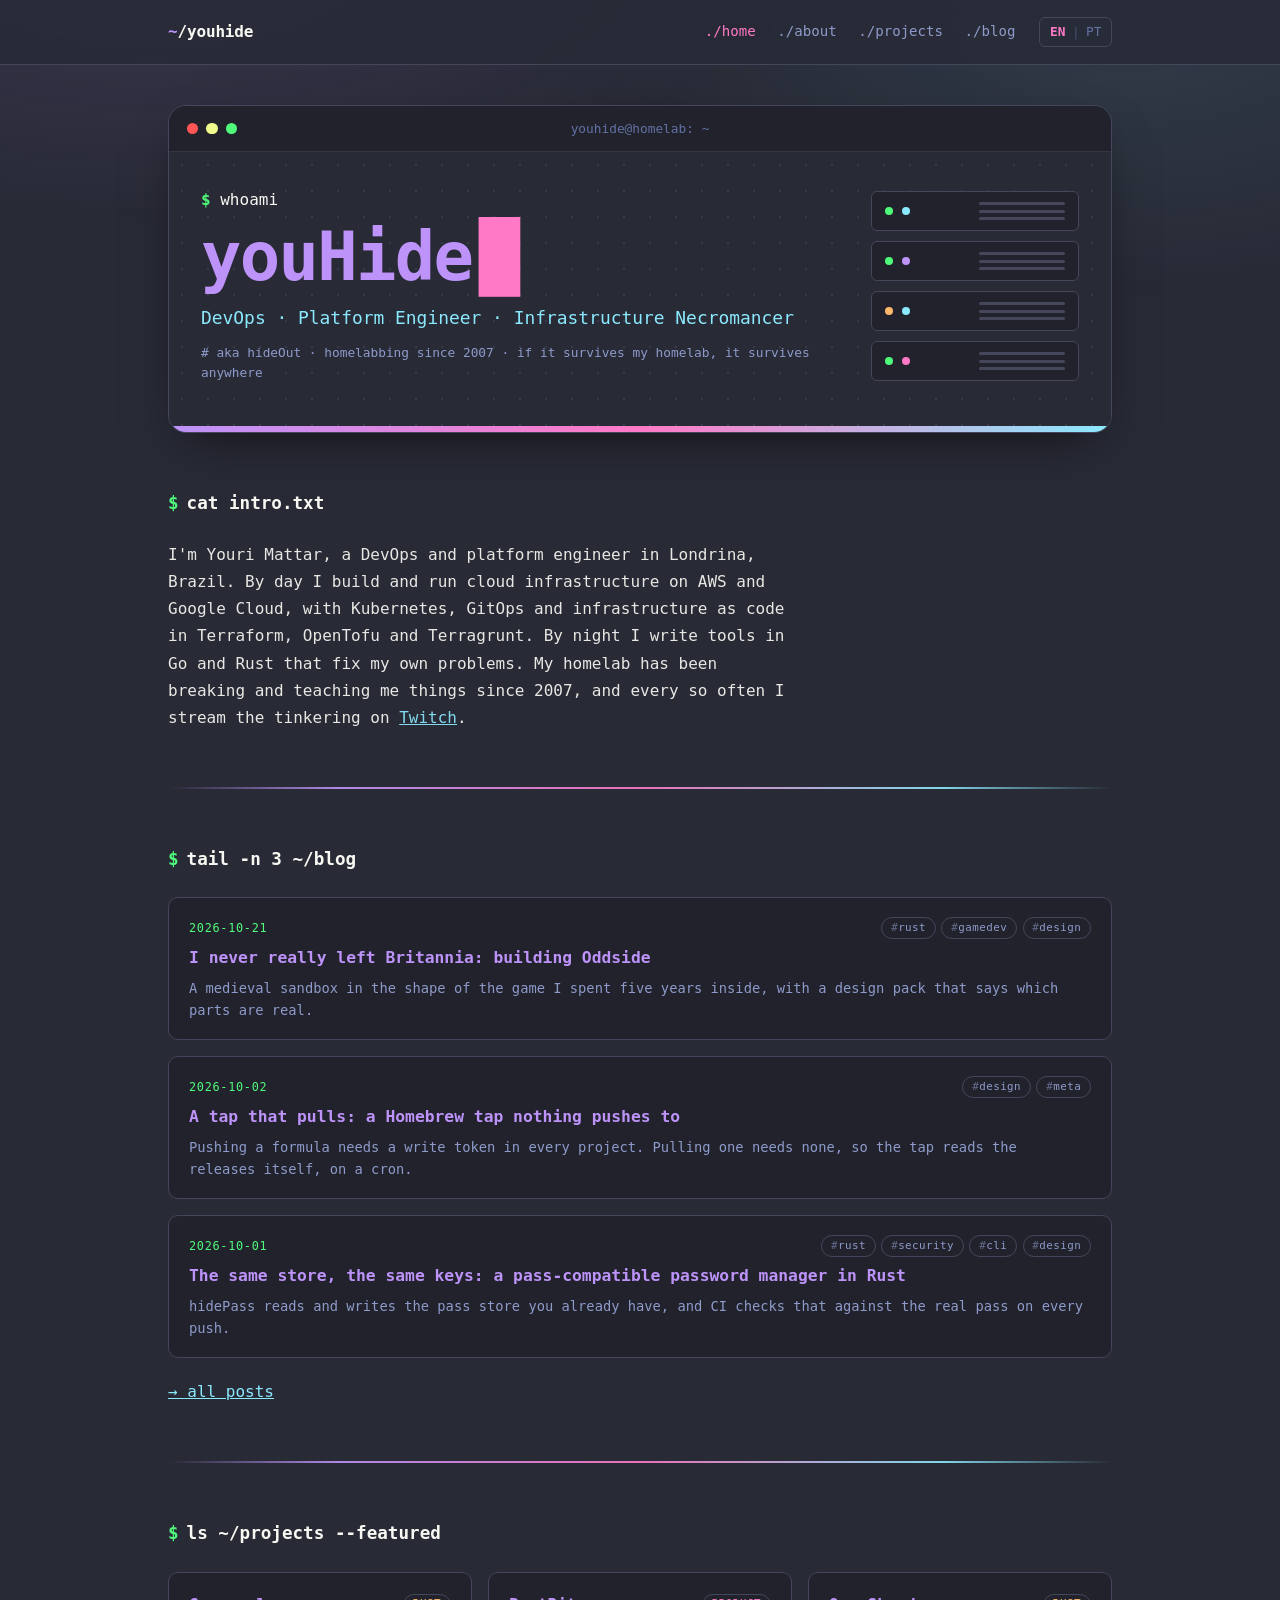
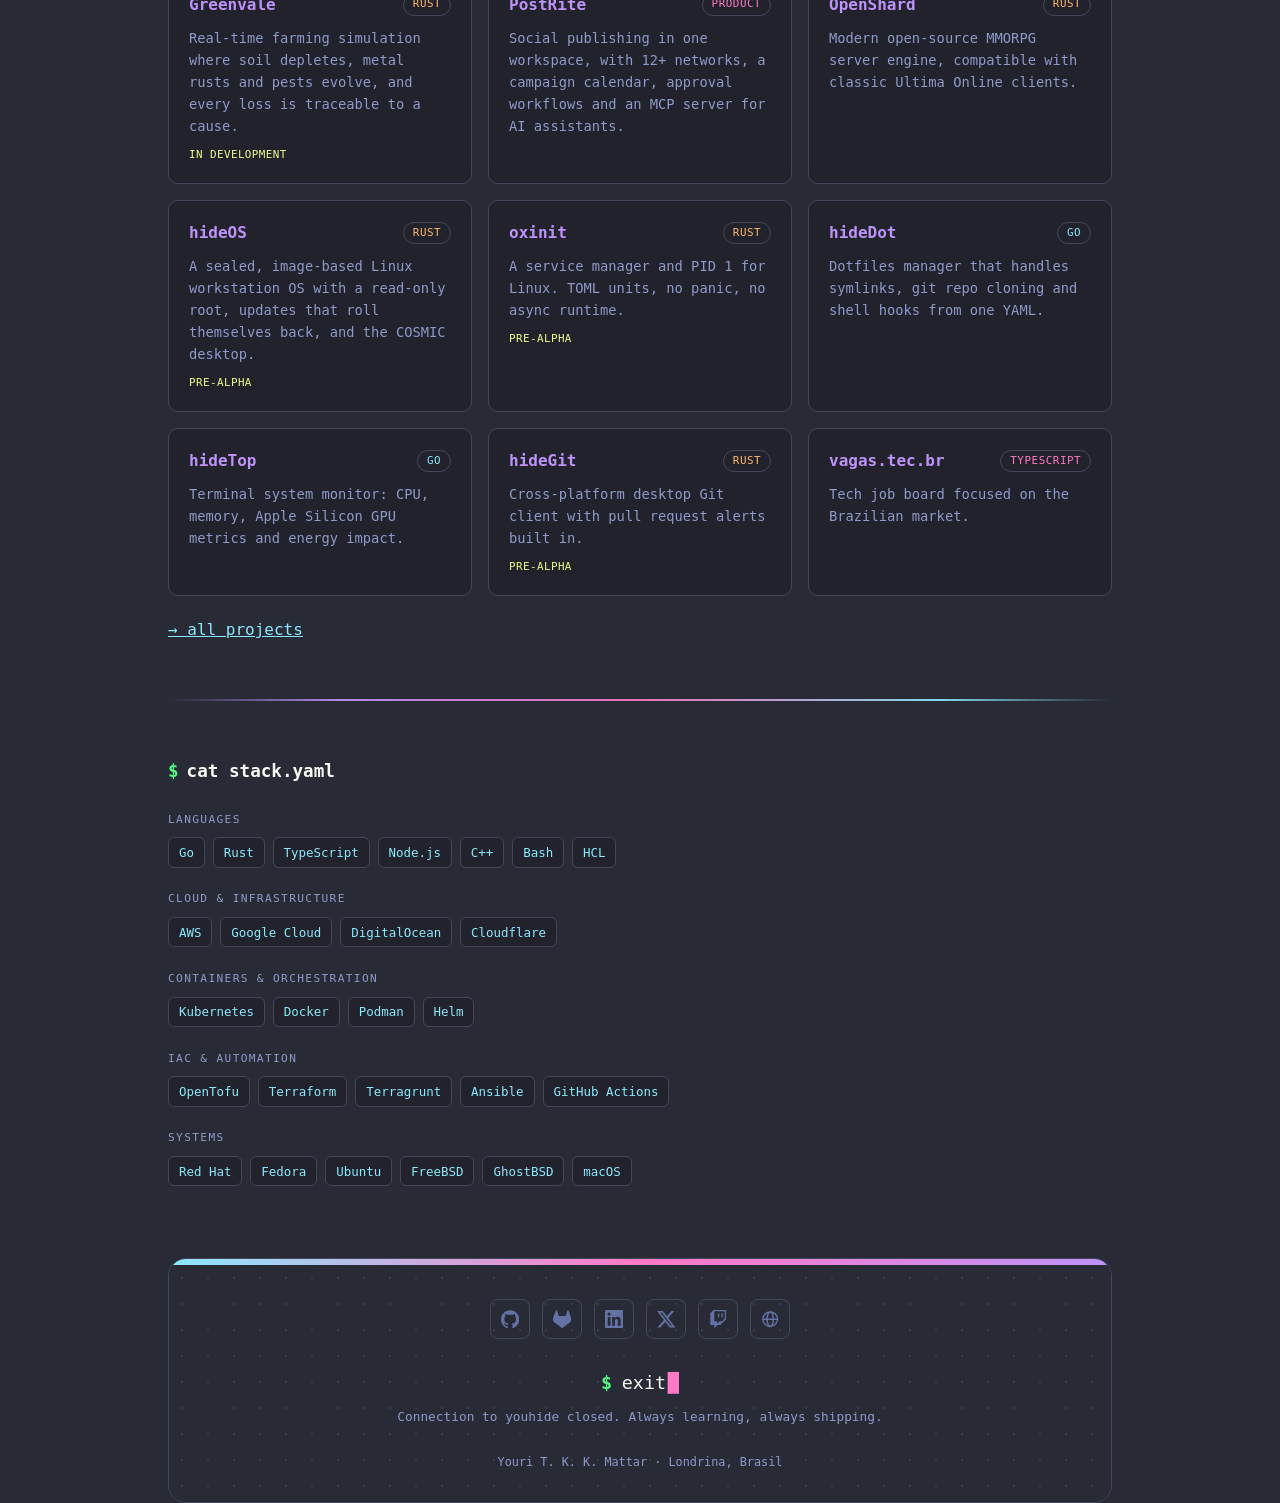
<file: site/index.html>
<!doctype html>
<html lang="en" data-lang="en">
<head>
<meta charset="utf-8">
<meta name="viewport" content="width=device-width, initial-scale=1">
<title>Youri Mattar, DevOps and Platform Engineer — youHide</title>
<meta name="description" content="Youri Mattar, DevOps and platform engineer in Londrina, Brazil. Kubernetes, GitOps and infrastructure as code with Terraform and OpenTofu on AWS and Google Cloud.">
<meta name="author" content="Youri T. K. K. Mattar">
<meta name="theme-color" content="#282a36">
<link rel="canonical" href="https://youhide.com.br/">

<meta property="og:type" content="website">
<meta property="og:title" content="Youri Mattar, DevOps and Platform Engineer — youHide">
<meta property="og:description" content="DevOps · Platform Engineer · Infrastructure Necromancer. Homelabbing since 2007.">
<meta property="og:url" content="https://youhide.com.br/">
<meta property="og:image" content="https://youhide.com.br/img/og.png">
<meta name="twitter:card" content="summary_large_image">
<meta name="twitter:site" content="@_hideout">

<link rel="icon" href="favicon.svg" type="image/svg+xml">
<link rel="icon" href="favicon-32x32.png" sizes="32x32" type="image/png">
<link rel="apple-touch-icon" href="apple-touch-icon.png">
<link rel="manifest" href="site.webmanifest">
<link rel="alternate" type="application/rss+xml" title="youHide — blog" href="feed.xml">
<link rel="stylesheet" href="css/style.css">
<script src="js/main.js"></script>
</head>
<body>

<a class="skip" href="#main"><span lang="en">Skip to content</span><span lang="pt-BR">Pular para o conteúdo</span></a>

<header class="nav">
  <div class="wrap nav__inner">
    <a class="nav__brand" href="./"><span>~</span>/youhide</a>
    <nav class="nav__links" aria-label="Main">
      <a href="./" aria-current="page">./home</a>
      <a href="about/">./about</a>
      <a href="projects/">./projects</a>
      <a href="blog/">./blog</a>
    </nav>
    <button class="lang" id="lang-toggle" type="button" aria-label="Mudar para português">
      <span class="lang__opt" data-lang-opt="en">EN</span>
      <span class="lang__sep">|</span>
      <span class="lang__opt" data-lang-opt="pt-BR">PT</span>
    </button>
  </div>
</header>

<main id="main">
  <div class="wrap">

    <!-- hero: header.svg rebuilt as live HTML -->
    <section class="term" aria-labelledby="hero-name">
      <div class="term__bar">
        <span class="dot dot--red"></span>
        <span class="dot dot--yellow"></span>
        <span class="dot dot--green"></span>
        <span class="term__path">youhide@homelab: ~</span>
      </div>
      <div class="term__body">
        <div class="term__main">
          <p class="prompt"><span class="prompt__sign">$</span>whoami</p>
          <h1 class="hero__name" id="hero-name">youHide<span class="cursor" aria-hidden="true">█</span></h1>
          <p class="hero__role">DevOps · Platform Engineer · Infrastructure Necromancer</p>
          <p class="hero__note">
            <span lang="en"># aka hideOut · homelabbing since 2007 · if it survives my homelab, it survives anywhere</span>
            <span lang="pt-BR"># aka hideOut · homelab desde 2007 · se sobrevive ao meu homelab, sobrevive em qualquer lugar</span>
          </p>
        </div>
        <div class="rack" aria-hidden="true">
          <div class="rack__unit">
            <span class="led led--green led--b1"></span><span class="led led--cyan"></span>
            <span class="rack__bars"><i></i><i></i><i></i></span>
          </div>
          <div class="rack__unit">
            <span class="led led--green led--b2"></span><span class="led led--purple"></span>
            <span class="rack__bars"><i></i><i></i><i></i></span>
          </div>
          <div class="rack__unit">
            <span class="led led--orange led--b3"></span><span class="led led--cyan"></span>
            <span class="rack__bars"><i></i><i></i><i></i></span>
          </div>
          <div class="rack__unit">
            <span class="led led--green led--b4"></span><span class="led led--pink"></span>
            <span class="rack__bars"><i></i><i></i><i></i></span>
          </div>
        </div>
      </div>
      <div class="term__accent"></div>
    </section>

    <!-- intro -->
    <section class="section">
      <h2 class="section__title"><span class="sig">$</span>cat intro.txt</h2>
      <div class="prose">
        <p lang="en">I'm Youri Mattar, a DevOps and platform engineer in Londrina, Brazil. By day
          I build and run cloud infrastructure on AWS and Google Cloud, with Kubernetes, GitOps and
          infrastructure as code in Terraform, OpenTofu and Terragrunt. By night I write tools in Go
          and Rust that fix my own problems. My homelab has been breaking and teaching me things
          since 2007, and every so often I stream the tinkering on
          <a href="https://twitch.tv/youhide">Twitch</a>.</p>
        <p lang="pt-BR">Sou Youri Mattar, engenheiro DevOps e de plataforma em Londrina, no Paraná.
          De dia eu construo e opero infraestrutura em nuvem na AWS e no Google Cloud, com
          Kubernetes, GitOps e infraestrutura como código em Terraform, OpenTofu e Terragrunt. De
          noite escrevo ferramentas em Go e Rust pra resolver problema meu. Meu homelab quebra e me
          ensina coisas desde 2007, e de vez em quando eu transmito a bagunça na
          <a href="https://twitch.tv/youhide">Twitch</a>.</p>
      </div>
    </section>

    <hr class="rule">

    <!-- latest posts -->
    <section class="section">
      <h2 class="section__title"><span class="sig">$</span>tail -n 3 ~/blog</h2>
      <ul class="posts">

        <li data-tags="rust gamedev design">
          <a class="post-item" href="blog/oddside/">
            <div class="post-item__top">
              <time class="post-date" datetime="2026-10-21">2026-10-21</time>
              <ul class="post-tags">
                <li>rust</li><li>gamedev</li><li>design</li>
              </ul>
            </div>
            <h3 class="post-item__title" lang="en">I never really left Britannia: building Oddside</h3>
            <h3 class="post-item__title" lang="pt-BR">Eu nunca saí de Britannia de verdade: construindo o Oddside</h3>
            <p class="post-item__excerpt" lang="en">A medieval sandbox in the shape of the game I spent
              five years inside, with a design pack that says which parts are real.</p>
            <p class="post-item__excerpt" lang="pt-BR">Um sandbox medieval no formato do jogo em que eu
              passei cinco anos dentro, com um design pack que diz quais partes são reais.</p>
          </a>
        </li>

        <li data-tags="design meta">
          <a class="post-item" href="blog/homebrew-tap/">
            <div class="post-item__top">
              <time class="post-date" datetime="2026-10-02">2026-10-02</time>
              <ul class="post-tags">
                <li>design</li><li>meta</li>
              </ul>
            </div>
            <h3 class="post-item__title" lang="en">A tap that pulls: a Homebrew tap nothing pushes to</h3>
            <h3 class="post-item__title" lang="pt-BR">Um tap que puxa: um tap do Homebrew para onde ninguém faz push</h3>
            <p class="post-item__excerpt" lang="en">Pushing a formula needs a write token in every
              project. Pulling one needs none, so the tap reads the releases itself, on a cron.</p>
            <p class="post-item__excerpt" lang="pt-BR">Empurrar uma formula exige um token de escrita em
              cada projeto. Puxar não exige nenhum, então o tap lê os releases sozinho, num cron.</p>
          </a>
        </li>

        <li data-tags="rust security cli design">
          <a class="post-item" href="blog/same-store-same-keys/">
            <div class="post-item__top">
              <time class="post-date" datetime="2026-10-01">2026-10-01</time>
              <ul class="post-tags">
                <li>rust</li><li>security</li><li>cli</li><li>design</li>
              </ul>
            </div>
            <h3 class="post-item__title" lang="en">The same store, the same keys: a pass-compatible password manager in Rust</h3>
            <h3 class="post-item__title" lang="pt-BR">A mesma store, as mesmas chaves: um gerenciador de senhas compatível com o pass, em Rust</h3>
            <p class="post-item__excerpt" lang="en">hidePass reads and writes the pass store you
              already have, and CI checks that against the real pass on every push.</p>
            <p class="post-item__excerpt" lang="pt-BR">O hidePass lê e escreve a store do pass que
              você já tem, e o CI confere isso contra o pass de verdade a cada push.</p>
          </a>
        </li>

      </ul>
      <p class="more">
        <a href="blog/" lang="en">→ all posts</a>
        <a href="blog/" lang="pt-BR">→ todos os posts</a>
      </p>
    </section>

    <hr class="rule">

    <!-- featured projects -->
    <section class="section">
      <h2 class="section__title"><span class="sig">$</span>ls ~/projects --featured</h2>
      <div class="grid">

        <a class="card" href="blog/greenvale/">
          <div class="card__top">
            <span class="card__name">Greenvale</span>
            <span class="card__lang card__lang--rust">Rust</span>
          </div>
          <p class="card__desc" lang="en">Real-time farming simulation where soil depletes, metal rusts and pests evolve, and every loss is traceable to a cause.</p>
          <p class="card__desc" lang="pt-BR">Simulador de fazenda em tempo real onde o solo se esgota, o metal enferruja e as pragas evoluem, e toda perda tem causa rastreável.</p>
          <span class="tag" lang="en">in development</span>
          <span class="tag" lang="pt-BR">em desenvolvimento</span>
        </a>

        <a class="card" href="https://postrite.app">
          <div class="card__top">
            <span class="card__name">PostRite</span>
            <span class="card__lang card__lang--ts">Product</span>
          </div>
          <p class="card__desc" lang="en">Social publishing in one workspace, with 12+ networks, a campaign calendar, approval workflows and an MCP server for AI assistants.</p>
          <p class="card__desc" lang="pt-BR">Publicação social em um só lugar, com 12+ redes, calendário de campanhas, fluxos de aprovação e um servidor MCP para assistentes de IA.</p>
        </a>

        <a class="card" href="https://github.com/youhide/OpenShard">
          <div class="card__top">
            <span class="card__name">OpenShard</span>
            <span class="card__lang card__lang--rust">Rust</span>
          </div>
          <p class="card__desc" lang="en">Modern open-source MMORPG server engine, compatible with classic Ultima Online clients.</p>
          <p class="card__desc" lang="pt-BR">Engine de servidor de MMORPG moderna e open-source, compatível com clientes clássicos de Ultima Online.</p>
        </a>

        <a class="card" href="https://youhide.github.io/hideOS/">
          <div class="card__top">
            <span class="card__name">hideOS</span>
            <span class="card__lang card__lang--rust">Rust</span>
          </div>
          <p class="card__desc" lang="en">A sealed, image-based Linux workstation OS with a read-only root, updates that roll themselves back, and the COSMIC desktop.</p>
          <p class="card__desc" lang="pt-BR">SO de workstation Linux selado e baseado em imagem, com root read-only, updates que fazem rollback sozinhos e o desktop COSMIC.</p>
          <span class="tag">pre-alpha</span>
        </a>

        <a class="card" href="https://github.com/youhide/oxinit">
          <div class="card__top">
            <span class="card__name">oxinit</span>
            <span class="card__lang card__lang--rust">Rust</span>
          </div>
          <p class="card__desc" lang="en">A service manager and PID 1 for Linux. TOML units, no panic, no async runtime.</p>
          <p class="card__desc" lang="pt-BR">Gerenciador de serviços e PID 1 para Linux. Units em TOML, sem panic, sem runtime async.</p>
          <span class="tag">pre-alpha</span>
        </a>

        <a class="card" href="https://github.com/youhide/hideDot">
          <div class="card__top">
            <span class="card__name">hideDot</span>
            <span class="card__lang card__lang--go">Go</span>
          </div>
          <p class="card__desc" lang="en">Dotfiles manager that handles symlinks, git repo cloning and shell hooks from one YAML.</p>
          <p class="card__desc" lang="pt-BR">Gerenciador de dotfiles que cuida de symlinks, clone de repositórios e shell hooks a partir de um YAML só.</p>
        </a>

        <a class="card" href="https://github.com/youhide/hideTop">
          <div class="card__top">
            <span class="card__name">hideTop</span>
            <span class="card__lang card__lang--go">Go</span>
          </div>
          <p class="card__desc" lang="en">Terminal system monitor: CPU, memory, Apple Silicon GPU metrics and energy impact.</p>
          <p class="card__desc" lang="pt-BR">Monitor de sistema no terminal: CPU, memória, métricas de GPU Apple Silicon e impacto energético.</p>
        </a>

        <a class="card" href="https://github.com/youhide/hideGit">
          <div class="card__top">
            <span class="card__name">hideGit</span>
            <span class="card__lang card__lang--rust">Rust</span>
          </div>
          <p class="card__desc" lang="en">Cross-platform desktop Git client with pull request alerts built in.</p>
          <p class="card__desc" lang="pt-BR">Cliente Git desktop multiplataforma com alertas de pull request embutidos.</p>
          <span class="tag">pre-alpha</span>
        </a>

        <a class="card" href="https://github.com/youhide/vagas.tec.br">
          <div class="card__top">
            <span class="card__name">vagas.tec.br</span>
            <span class="card__lang card__lang--ts">TypeScript</span>
          </div>
          <p class="card__desc" lang="en">Tech job board focused on the Brazilian market.</p>
          <p class="card__desc" lang="pt-BR">Mural de vagas em tecnologia focado no mercado brasileiro.</p>
        </a>

      </div>
      <p class="more">
        <a href="projects/" lang="en">→ all projects</a>
        <a href="projects/" lang="pt-BR">→ todos os projetos</a>
      </p>
    </section>

    <hr class="rule">

    <!-- stack -->
    <section class="section">
      <h2 class="section__title"><span class="sig">$</span>cat stack.yaml</h2>

      <div class="stack">
        <span class="stack__label" lang="en">Languages</span>
        <span class="stack__label" lang="pt-BR">Linguagens</span>
        <ul class="chips">
          <li>Go</li><li>Rust</li><li>TypeScript</li><li>Node.js</li>
          <li>C++</li><li>Bash</li><li>HCL</li>
        </ul>
      </div>

      <div class="stack">
        <span class="stack__label" lang="en">Cloud &amp; Infrastructure</span>
        <span class="stack__label" lang="pt-BR">Cloud &amp; Infraestrutura</span>
        <ul class="chips">
          <li>AWS</li><li>Google Cloud</li><li>DigitalOcean</li><li>Cloudflare</li>
        </ul>
      </div>

      <div class="stack">
        <span class="stack__label" lang="en">Containers &amp; Orchestration</span>
        <span class="stack__label" lang="pt-BR">Containers &amp; Orquestração</span>
        <ul class="chips">
          <li>Kubernetes</li><li>Docker</li><li>Podman</li><li>Helm</li>
        </ul>
      </div>

      <div class="stack">
        <span class="stack__label" lang="en">IaC &amp; Automation</span>
        <span class="stack__label" lang="pt-BR">IaC &amp; Automação</span>
        <ul class="chips">
          <li>OpenTofu</li><li>Terraform</li><li>Terragrunt</li>
          <li>Ansible</li><li>GitHub Actions</li>
        </ul>
      </div>

      <div class="stack">
        <span class="stack__label" lang="en">Systems</span>
        <span class="stack__label" lang="pt-BR">Sistemas</span>
        <ul class="chips">
          <li>Red Hat</li><li>Fedora</li><li>Ubuntu</li>
          <li>FreeBSD</li><li>GhostBSD</li><li>macOS</li>
        </ul>
      </div>
    </section>

  </div>
</main>

<footer class="footer">
  <div class="wrap">
    <div class="footer__card">
      <div class="footer__accent"></div>
      <div class="footer__body">
        <ul class="social">
          <li><a href="https://github.com/youhide" aria-label="GitHub"><svg viewBox="0 0 24 24" aria-hidden="true"><path d="M12 .297c-6.63 0-12 5.373-12 12 0 5.303 3.438 9.8 8.205 11.385.6.113.82-.258.82-.577 0-.285-.01-1.04-.015-2.04-3.338.724-4.042-1.61-4.042-1.61C4.422 18.07 3.633 17.7 3.633 17.7c-1.087-.744.084-.729.084-.729 1.205.084 1.838 1.236 1.838 1.236 1.07 1.835 2.809 1.305 3.495.998.108-.776.417-1.305.76-1.605-2.665-.3-5.466-1.332-5.466-5.93 0-1.31.465-2.38 1.235-3.22-.135-.303-.54-1.523.105-3.176 0 0 1.005-.322 3.3 1.23.96-.267 1.98-.399 3-.405 1.02.006 2.04.138 3 .405 2.28-1.552 3.285-1.23 3.285-1.23.645 1.653.24 2.873.12 3.176.765.84 1.23 1.91 1.23 3.22 0 4.61-2.805 5.625-5.475 5.92.42.36.81 1.096.81 2.22 0 1.606-.015 2.896-.015 3.286 0 .315.21.69.825.57C20.565 22.092 24 17.592 24 12.297c0-6.627-5.373-12-12-12"/></svg></a></li>
          <li><a href="https://gitlab.com/youri" aria-label="GitLab"><svg viewBox="0 0 24 24" aria-hidden="true"><path d="m23.6 9.6-.03-.086L20.3.9a.851.851 0 0 0-.336-.405.876.876 0 0 0-1 .054.876.876 0 0 0-.29.44l-2.207 6.752H7.535L5.327.99a.858.858 0 0 0-.29-.441.876.876 0 0 0-1-.054.859.859 0 0 0-.336.405L.427 9.51l-.031.085a6.055 6.055 0 0 0 2.008 6.997l.01.009.03.022 4.964 3.72 2.456 1.86 1.496 1.13a1.01 1.01 0 0 0 1.22 0l1.496-1.13 2.456-1.86 4.994-3.742.013-.01a6.057 6.057 0 0 0 2.06-6.99Z"/></svg></a></li>
          <li><a href="https://linkedin.com/in/yourimattar" aria-label="LinkedIn"><svg viewBox="0 0 24 24" aria-hidden="true"><path d="M20.447 20.452h-3.554v-5.569c0-1.328-.027-3.037-1.852-3.037-1.853 0-2.136 1.445-2.136 2.939v5.667H9.351V9h3.414v1.561h.046c.477-.9 1.637-1.85 3.37-1.85 3.601 0 4.267 2.37 4.267 5.455v6.286zM5.337 7.433a2.062 2.062 0 0 1-2.063-2.065 2.064 2.064 0 1 1 2.063 2.065zm1.782 13.019H3.555V9h3.564v11.452zM22.225 0H1.771C.792 0 0 .774 0 1.729v20.542C0 23.227.792 24 1.771 24h20.451C23.2 24 24 23.227 24 22.271V1.729C24 .774 23.2 0 22.222 0h.003z"/></svg></a></li>
          <li><a href="https://x.com/_hideout" aria-label="X"><svg viewBox="0 0 24 24" aria-hidden="true"><path d="M18.901 1.153h3.68l-8.04 9.19L24 22.846h-7.406l-5.8-7.584-6.638 7.584H.474l8.6-9.83L0 1.154h7.594l5.243 6.932ZM17.61 20.644h2.039L6.486 3.24H4.298Z"/></svg></a></li>
          <li><a href="https://twitch.tv/youhide" aria-label="Twitch"><svg viewBox="0 0 24 24" aria-hidden="true"><path d="M11.571 4.714h1.715v5.143H11.57zm4.715 0H18v5.143h-1.714zM6 0L1.714 4.286v15.428h5.143V24l4.286-4.286h3.428L22.286 12V0zm14.571 11.143l-3.428 3.428h-3.429l-3 3v-3H6.857V1.714h13.714z"/></svg></a></li>
          <li><a href="https://postrite.app" aria-label="PostRite"><svg class="icon--stroke" viewBox="0 0 24 24" aria-hidden="true"><circle cx="12" cy="12" r="9.5"/><ellipse cx="12" cy="12" rx="4" ry="9.5"/><path d="M2.5 12h19"/></svg></a></li>
        </ul>

        <p class="footer__exit"><span class="prompt__sign">$</span>exit<span class="cursor" aria-hidden="true">█</span></p>
        <p class="footer__note">
          <span lang="en">Connection to youhide closed. Always learning, always shipping.</span>
          <span lang="pt-BR">Conexão com youhide encerrada. Sempre aprendendo, sempre entregando.</span>
        </p>
        <p class="footer__meta">Youri T. K. K. Mattar · Londrina, Brasil</p>
      </div>
    </div>
  </div>
</footer>

</body>
</html>
</file>
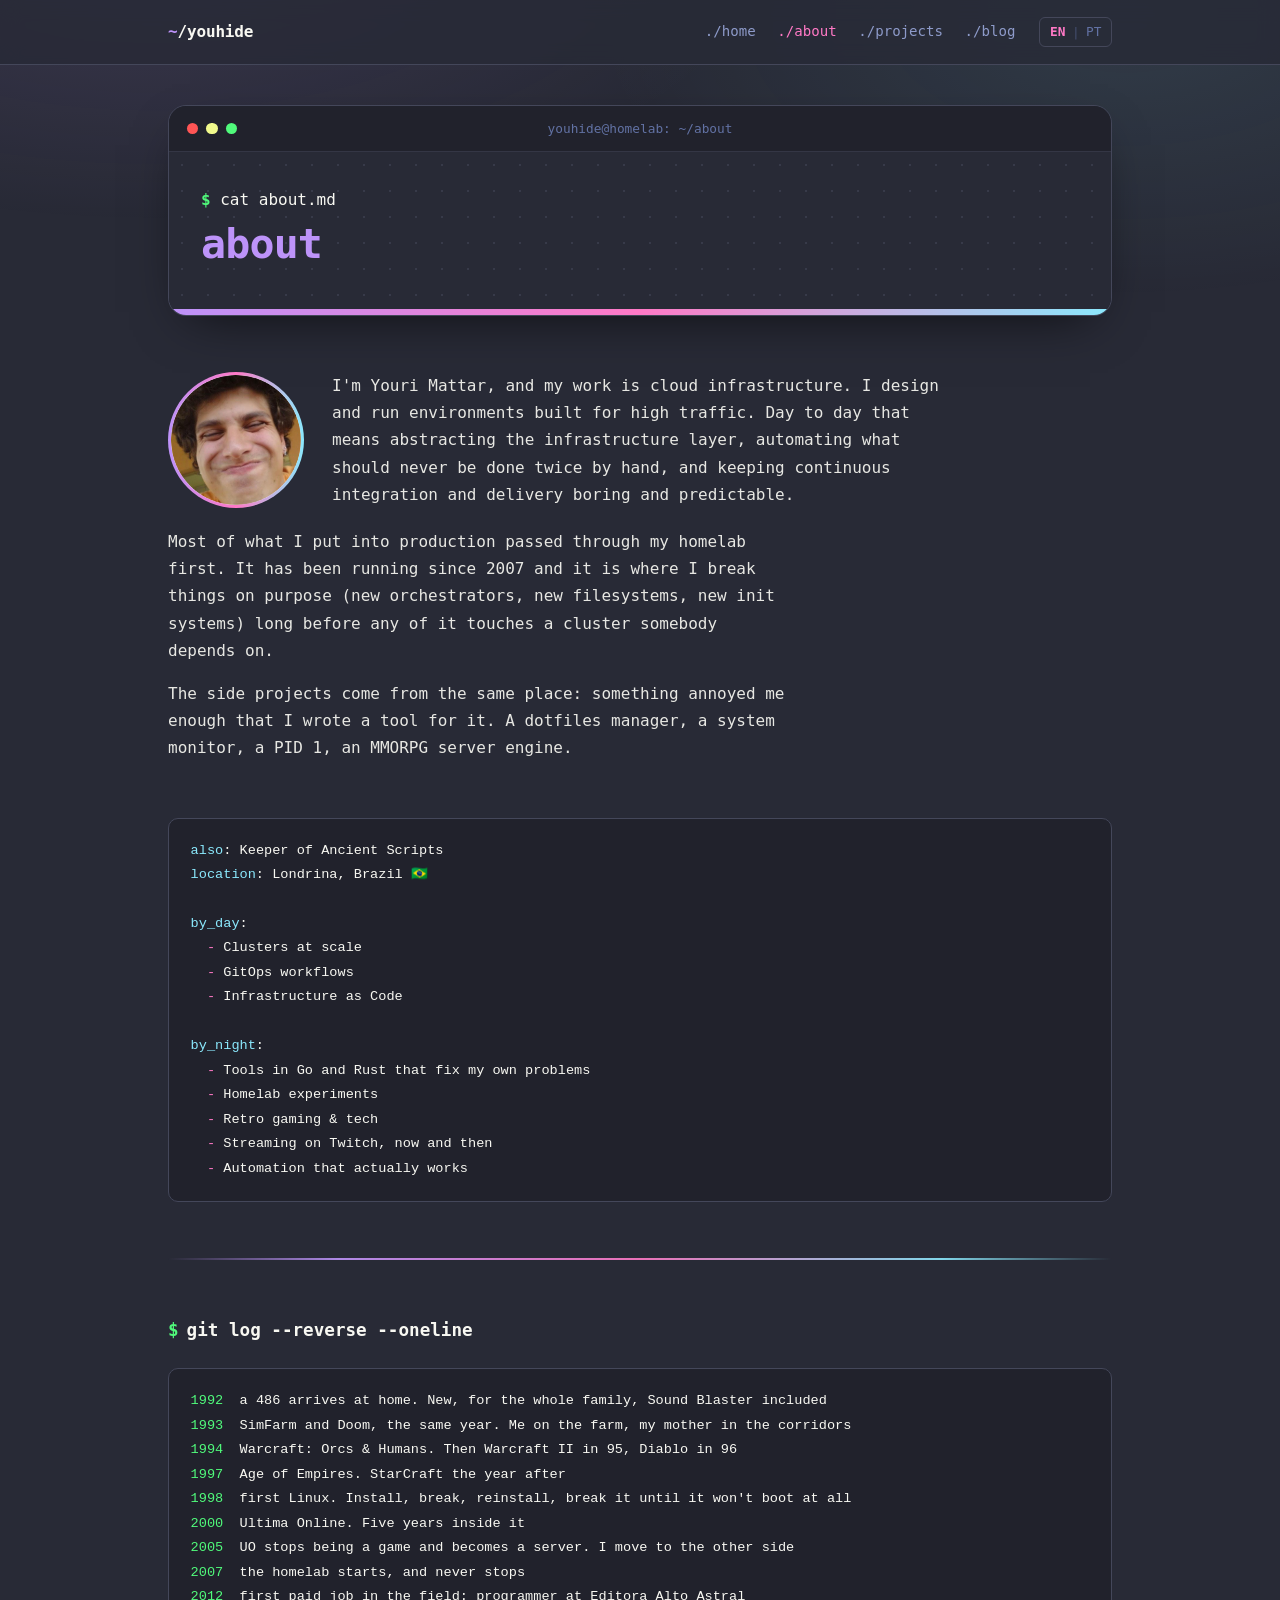
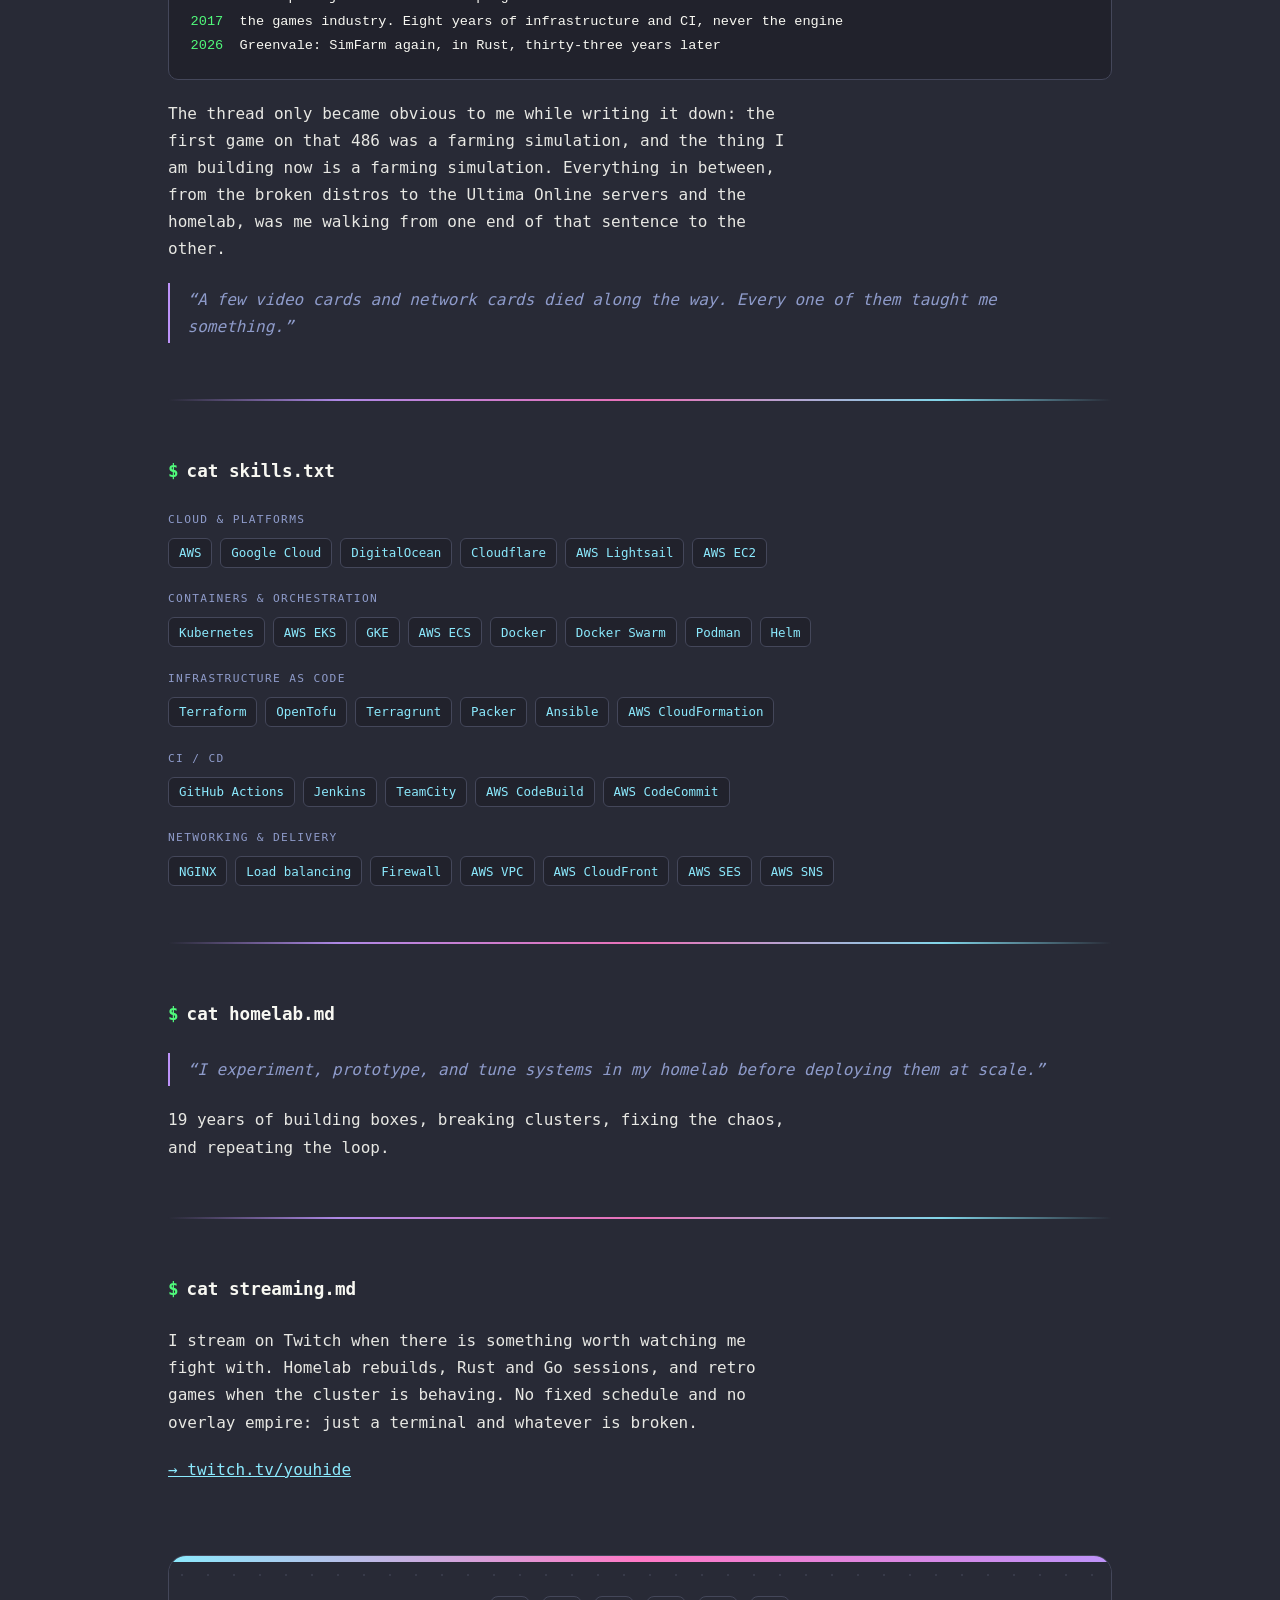
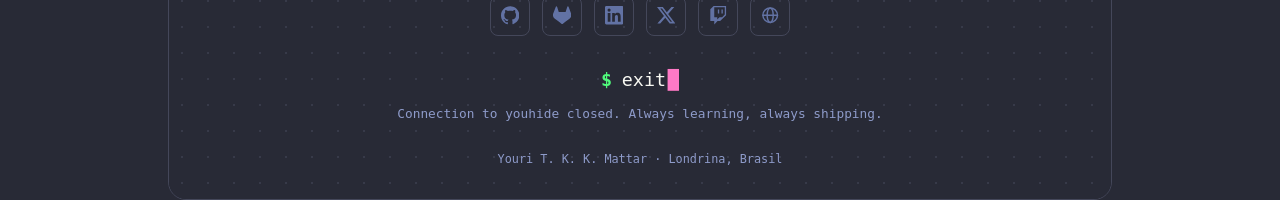
<file: site/about/index.html>
<!doctype html>
<html lang="en" data-lang="en">
<head>
<meta charset="utf-8">
<meta name="viewport" content="width=device-width, initial-scale=1">
<title>About Youri Mattar — youHide</title>
<meta name="description" content="About Youri Mattar, DevOps and platform engineer in Londrina, Brazil. Cloud infrastructure for high-traffic environments, automation, CI/CD, and a homelab running since 2007.">
<meta name="author" content="Youri T. K. K. Mattar">
<meta name="theme-color" content="#282a36">
<link rel="canonical" href="https://youhide.com.br/about/">

<meta property="og:type" content="profile">
<meta property="og:title" content="About Youri Mattar — youHide">
<meta property="og:description" content="Cloud infrastructure at scale. Homelabbing since 2007.">
<meta property="og:url" content="https://youhide.com.br/about/">
<meta property="og:image" content="https://youhide.com.br/img/og.png">
<meta name="twitter:card" content="summary_large_image">
<meta name="twitter:site" content="@_hideout">

<link rel="icon" href="../favicon.svg" type="image/svg+xml">
<link rel="icon" href="../favicon-32x32.png" sizes="32x32" type="image/png">
<link rel="apple-touch-icon" href="../apple-touch-icon.png">
<link rel="manifest" href="../site.webmanifest">
<link rel="alternate" type="application/rss+xml" title="youHide — blog" href="../feed.xml">
<link rel="stylesheet" href="../css/style.css">
<script src="../js/main.js"></script>
</head>
<body>

<a class="skip" href="#main"><span lang="en">Skip to content</span><span lang="pt-BR">Pular para o conteúdo</span></a>

<header class="nav">
  <div class="wrap nav__inner">
    <a class="nav__brand" href="../"><span>~</span>/youhide</a>
    <nav class="nav__links" aria-label="Main">
      <a href="../">./home</a>
      <a href="./" aria-current="page">./about</a>
      <a href="../projects/">./projects</a>
      <a href="../blog/">./blog</a>
    </nav>
    <button class="lang" id="lang-toggle" type="button" aria-label="Mudar para português">
      <span class="lang__opt" data-lang-opt="en">EN</span>
      <span class="lang__sep">|</span>
      <span class="lang__opt" data-lang-opt="pt-BR">PT</span>
    </button>
  </div>
</header>

<main id="main">
  <div class="wrap">

    <section class="term" aria-labelledby="page-title">
      <div class="term__bar">
        <span class="dot dot--red"></span>
        <span class="dot dot--yellow"></span>
        <span class="dot dot--green"></span>
        <span class="term__path">youhide@homelab: ~/about</span>
      </div>
      <div class="term__body">
        <div class="term__main">
          <p class="prompt"><span class="prompt__sign">$</span>cat about.md</p>
          <h1 class="page__title" id="page-title">about</h1>
        </div>
      </div>
      <div class="term__accent"></div>
    </section>

    <section class="section">
      <div class="about__head">
        <div class="avatar">
          <img src="../img/avatar.jpg" alt="Youri Mattar" width="400" height="400">
        </div>
        <div class="prose about__bio">
          <p lang="en">I'm Youri Mattar, and my work is cloud infrastructure. I design and run
            environments built for high traffic. Day to day that means abstracting the
            infrastructure layer, automating what should never be done twice by hand, and keeping
            continuous integration and delivery boring and predictable.</p>
          <p lang="pt-BR">Sou Youri Mattar e trabalho com infraestrutura em nuvem. Projeto e opero
            ambientes de alto tráfego. No dia a dia isso é abstrair a camada de infraestrutura,
            automatizar o que nunca deveria ser feito duas vezes na mão e manter a integração e a
            entrega contínuas previsíveis, sem surpresa.</p>
        </div>
      </div>

      <div class="prose more">
        <p lang="en">Most of what I put into production passed through my homelab first. It has been
          running since 2007 and it is where I break things on purpose (new orchestrators, new filesystems,
          new init systems) long before any of it touches a cluster somebody depends
          on.</p>
        <p lang="pt-BR">Quase tudo que eu coloco em produção passou pelo meu homelab antes. Ele roda
          desde 2007 e é onde eu quebro as coisas de propósito (orquestradores novos, filesystems novos,
          sistemas de init novos), muito antes de qualquer coisa encostar num cluster do qual
          alguém depende.</p>

        <p lang="en">The side projects come from the same place: something annoyed me enough that I
          wrote a tool for it. A dotfiles manager, a system monitor, a PID 1, an MMORPG server
          engine.</p>
        <p lang="pt-BR">Os projetos paralelos saem do mesmo lugar: alguma coisa me irritou o
          suficiente pra eu escrever uma ferramenta. Um gerenciador de dotfiles, um monitor de
          sistema, um PID 1, uma engine de servidor de MMORPG.</p>
      </div>
    </section>

    <section class="section">
<pre class="code" lang="en"><span class="k">also</span>: <span class="v">Keeper of Ancient Scripts</span>
<span class="k">location</span>: <span class="v">Londrina, Brazil</span> 🇧🇷

<span class="k">by_day</span>:
  <span class="d">-</span> <span class="v">Clusters at scale</span>
  <span class="d">-</span> <span class="v">GitOps workflows</span>
  <span class="d">-</span> <span class="v">Infrastructure as Code</span>

<span class="k">by_night</span>:
  <span class="d">-</span> <span class="v">Tools in Go and Rust that fix my own problems</span>
  <span class="d">-</span> <span class="v">Homelab experiments</span>
  <span class="d">-</span> <span class="v">Retro gaming &amp; tech</span>
  <span class="d">-</span> <span class="v">Streaming on Twitch, now and then</span>
  <span class="d">-</span> <span class="v">Automation that actually works</span></pre>
<pre class="code" lang="pt-BR"><span class="k">também</span>: <span class="v">Guardião de Scripts Ancestrais</span>
<span class="k">local</span>: <span class="v">Londrina, Brasil</span> 🇧🇷

<span class="k">de_dia</span>:
  <span class="d">-</span> <span class="v">Clusters em escala</span>
  <span class="d">-</span> <span class="v">Workflows GitOps</span>
  <span class="d">-</span> <span class="v">Infraestrutura como código</span>

<span class="k">de_noite</span>:
  <span class="d">-</span> <span class="v">Ferramentas em Go e Rust que resolvem meus próprios problemas</span>
  <span class="d">-</span> <span class="v">Experimentos no homelab</span>
  <span class="d">-</span> <span class="v">Retro gaming &amp; tecnologia</span>
  <span class="d">-</span> <span class="v">Streaming na Twitch, de vez em quando</span>
  <span class="d">-</span> <span class="v">Automação que realmente funciona</span></pre>
    </section>

    <hr class="rule">

    <section class="section">
      <h2 class="section__title"><span class="sig">$</span>git log --reverse --oneline</h2>

<pre class="code" lang="en"><span class="y">1992</span>  <span class="v">a 486 arrives at home. New, for the whole family, Sound Blaster included</span>
<span class="y">1993</span>  <span class="v">SimFarm and Doom, the same year. Me on the farm, my mother in the corridors</span>
<span class="y">1994</span>  <span class="v">Warcraft: Orcs &amp; Humans. Then Warcraft II in 95, Diablo in 96</span>
<span class="y">1997</span>  <span class="v">Age of Empires. StarCraft the year after</span>
<span class="y">1998</span>  <span class="v">first Linux. Install, break, reinstall, break it until it won't boot at all</span>
<span class="y">2000</span>  <span class="v">Ultima Online. Five years inside it</span>
<span class="y">2005</span>  <span class="v">UO stops being a game and becomes a server. I move to the other side</span>
<span class="y">2007</span>  <span class="v">the homelab starts, and never stops</span>
<span class="y">2012</span>  <span class="v">first paid job in the field: programmer at Editora Alto Astral</span>
<span class="y">2017</span>  <span class="v">the games industry. Eight years of infrastructure and CI, never the engine</span>
<span class="y">2026</span>  <span class="v">Greenvale: SimFarm again, in Rust, thirty-three years later</span></pre>
<pre class="code" lang="pt-BR"><span class="y">1992</span>  <span class="v">um 486 chega em casa. Novo, para a família inteira, com Sound Blaster</span>
<span class="y">1993</span>  <span class="v">SimFarm e Doom, no mesmo ano. Eu na fazenda, minha mãe nos corredores</span>
<span class="y">1994</span>  <span class="v">Warcraft: Orcs &amp; Humans. Depois Warcraft II em 95, Diablo em 96</span>
<span class="y">1997</span>  <span class="v">Age of Empires. StarCraft no ano seguinte</span>
<span class="y">1998</span>  <span class="v">o primeiro Linux. Instalar, quebrar, reinstalar, quebrar até não bootar mais</span>
<span class="y">2000</span>  <span class="v">Ultima Online. Cinco anos dentro dele</span>
<span class="y">2005</span>  <span class="v">UO deixa de ser jogo e vira servidor. Passo para o outro lado</span>
<span class="y">2007</span>  <span class="v">o homelab começa, e não para mais</span>
<span class="y">2012</span>  <span class="v">primeiro trabalho registrado na área: programador na Editora Alto Astral</span>
<span class="y">2017</span>  <span class="v">a indústria de games. Oito anos de infraestrutura e CI, nunca a engine</span>
<span class="y">2026</span>  <span class="v">Greenvale: SimFarm de novo, em Rust, trinta e três anos depois</span></pre>

      <div class="prose more">
        <p lang="en">The thread only became obvious to me while writing it down: the first game on that
          486 was a farming simulation, and the thing I am building now is a farming simulation. Everything
          in between, from the broken distros to the Ultima Online servers and the homelab, was me walking from one
          end of that sentence to the other.</p>
        <p lang="pt-BR">O fio só ficou óbvio pra mim enquanto eu escrevia: o primeiro jogo naquele 486 era
          um simulador de fazenda, e o que eu estou construindo agora é um simulador de fazenda. Tudo no
          meio, das distros quebradas aos servidores de Ultima Online e ao homelab, fui eu andando de uma
          ponta dessa frase até a outra.</p>
      </div>

      <p class="callout more" lang="en">“A few video cards and network cards died along the way. Every one of
        them taught me something.”</p>
      <p class="callout more" lang="pt-BR">“Algumas placas de vídeo e de rede morreram no caminho. Todas elas
        me ensinaram alguma coisa.”</p>
    </section>

    <hr class="rule">

    <section class="section">
      <h2 class="section__title"><span class="sig">$</span>cat skills.txt</h2>

      <div class="stack">
        <span class="stack__label" lang="en">Cloud &amp; platforms</span>
        <span class="stack__label" lang="pt-BR">Cloud &amp; plataformas</span>
        <ul class="chips">
          <li>AWS</li><li>Google Cloud</li><li>DigitalOcean</li>
          <li>Cloudflare</li><li>AWS Lightsail</li><li>AWS EC2</li>
        </ul>
      </div>

      <div class="stack">
        <span class="stack__label" lang="en">Containers &amp; orchestration</span>
        <span class="stack__label" lang="pt-BR">Containers &amp; orquestração</span>
        <ul class="chips">
          <li>Kubernetes</li><li>AWS EKS</li><li>GKE</li><li>AWS ECS</li>
          <li>Docker</li><li>Docker Swarm</li><li>Podman</li><li>Helm</li>
        </ul>
      </div>

      <div class="stack">
        <span class="stack__label" lang="en">Infrastructure as code</span>
        <span class="stack__label" lang="pt-BR">Infraestrutura como código</span>
        <ul class="chips">
          <li>Terraform</li><li>OpenTofu</li><li>Terragrunt</li>
          <li>Packer</li><li>Ansible</li><li>AWS CloudFormation</li>
        </ul>
      </div>

      <div class="stack">
        <span class="stack__label" lang="en">CI / CD</span>
        <span class="stack__label" lang="pt-BR">CI / CD</span>
        <ul class="chips">
          <li>GitHub Actions</li><li>Jenkins</li><li>TeamCity</li>
          <li>AWS CodeBuild</li><li>AWS CodeCommit</li>
        </ul>
      </div>

      <div class="stack">
        <span class="stack__label" lang="en">Networking &amp; delivery</span>
        <span class="stack__label" lang="pt-BR">Rede &amp; entrega</span>
        <ul class="chips">
          <li>NGINX</li><li>Load balancing</li><li>Firewall</li>
          <li>AWS VPC</li><li>AWS CloudFront</li><li>AWS SES</li><li>AWS SNS</li>
        </ul>
      </div>
    </section>

    <hr class="rule">

    <section class="section">
      <h2 class="section__title"><span class="sig">$</span>cat homelab.md</h2>
      <p class="callout" lang="en">“I experiment, prototype, and tune systems in my homelab before
        deploying them at scale.”</p>
      <p class="callout" lang="pt-BR">“Eu experimento, prototipo e ajusto sistemas no meu homelab
        antes de colocá-los em escala.”</p>
      <div class="prose more">
        <p lang="en">19 years of building boxes, breaking clusters, fixing the chaos, and repeating
          the loop.</p>
        <p lang="pt-BR">19 anos montando máquinas, quebrando clusters, consertando o caos e
          repetindo o ciclo.</p>
      </div>
    </section>

    <hr class="rule">

    <section class="section">
      <h2 class="section__title"><span class="sig">$</span>cat streaming.md</h2>
      <div class="prose">
        <p lang="en">I stream on Twitch when there is something worth watching me fight with. Homelab
          rebuilds, Rust and Go sessions, and retro games when the cluster is behaving.
          No fixed schedule and no overlay empire: just a terminal and whatever is broken.</p>
        <p lang="pt-BR">Transmito na Twitch quando tem alguma coisa que valha a pena me ver brigar. Reconstrução
          de homelab, sessões de Rust e Go, e retro games quando o cluster está
          comportado. Sem agenda fixa e sem império de overlay: só o terminal e o que estiver
          quebrado.</p>
      </div>
      <p class="more"><a href="https://twitch.tv/youhide">→ twitch.tv/youhide</a></p>
    </section>

  </div>
</main>

<footer class="footer">
  <div class="wrap">
    <div class="footer__card">
      <div class="footer__accent"></div>
      <div class="footer__body">
        <ul class="social">
          <li><a href="https://github.com/youhide" aria-label="GitHub"><svg viewBox="0 0 24 24" aria-hidden="true"><path d="M12 .297c-6.63 0-12 5.373-12 12 0 5.303 3.438 9.8 8.205 11.385.6.113.82-.258.82-.577 0-.285-.01-1.04-.015-2.04-3.338.724-4.042-1.61-4.042-1.61C4.422 18.07 3.633 17.7 3.633 17.7c-1.087-.744.084-.729.084-.729 1.205.084 1.838 1.236 1.838 1.236 1.07 1.835 2.809 1.305 3.495.998.108-.776.417-1.305.76-1.605-2.665-.3-5.466-1.332-5.466-5.93 0-1.31.465-2.38 1.235-3.22-.135-.303-.54-1.523.105-3.176 0 0 1.005-.322 3.3 1.23.96-.267 1.98-.399 3-.405 1.02.006 2.04.138 3 .405 2.28-1.552 3.285-1.23 3.285-1.23.645 1.653.24 2.873.12 3.176.765.84 1.23 1.91 1.23 3.22 0 4.61-2.805 5.625-5.475 5.92.42.36.81 1.096.81 2.22 0 1.606-.015 2.896-.015 3.286 0 .315.21.69.825.57C20.565 22.092 24 17.592 24 12.297c0-6.627-5.373-12-12-12"/></svg></a></li>
          <li><a href="https://gitlab.com/youri" aria-label="GitLab"><svg viewBox="0 0 24 24" aria-hidden="true"><path d="m23.6 9.6-.03-.086L20.3.9a.851.851 0 0 0-.336-.405.876.876 0 0 0-1 .054.876.876 0 0 0-.29.44l-2.207 6.752H7.535L5.327.99a.858.858 0 0 0-.29-.441.876.876 0 0 0-1-.054.859.859 0 0 0-.336.405L.427 9.51l-.031.085a6.055 6.055 0 0 0 2.008 6.997l.01.009.03.022 4.964 3.72 2.456 1.86 1.496 1.13a1.01 1.01 0 0 0 1.22 0l1.496-1.13 2.456-1.86 4.994-3.742.013-.01a6.057 6.057 0 0 0 2.06-6.99Z"/></svg></a></li>
          <li><a href="https://linkedin.com/in/yourimattar" aria-label="LinkedIn"><svg viewBox="0 0 24 24" aria-hidden="true"><path d="M20.447 20.452h-3.554v-5.569c0-1.328-.027-3.037-1.852-3.037-1.853 0-2.136 1.445-2.136 2.939v5.667H9.351V9h3.414v1.561h.046c.477-.9 1.637-1.85 3.37-1.85 3.601 0 4.267 2.37 4.267 5.455v6.286zM5.337 7.433a2.062 2.062 0 0 1-2.063-2.065 2.064 2.064 0 1 1 2.063 2.065zm1.782 13.019H3.555V9h3.564v11.452zM22.225 0H1.771C.792 0 0 .774 0 1.729v20.542C0 23.227.792 24 1.771 24h20.451C23.2 24 24 23.227 24 22.271V1.729C24 .774 23.2 0 22.222 0h.003z"/></svg></a></li>
          <li><a href="https://x.com/_hideout" aria-label="X"><svg viewBox="0 0 24 24" aria-hidden="true"><path d="M18.901 1.153h3.68l-8.04 9.19L24 22.846h-7.406l-5.8-7.584-6.638 7.584H.474l8.6-9.83L0 1.154h7.594l5.243 6.932ZM17.61 20.644h2.039L6.486 3.24H4.298Z"/></svg></a></li>
          <li><a href="https://twitch.tv/youhide" aria-label="Twitch"><svg viewBox="0 0 24 24" aria-hidden="true"><path d="M11.571 4.714h1.715v5.143H11.57zm4.715 0H18v5.143h-1.714zM6 0L1.714 4.286v15.428h5.143V24l4.286-4.286h3.428L22.286 12V0zm14.571 11.143l-3.428 3.428h-3.429l-3 3v-3H6.857V1.714h13.714z"/></svg></a></li>
          <li><a href="https://postrite.app" aria-label="PostRite"><svg class="icon--stroke" viewBox="0 0 24 24" aria-hidden="true"><circle cx="12" cy="12" r="9.5"/><ellipse cx="12" cy="12" rx="4" ry="9.5"/><path d="M2.5 12h19"/></svg></a></li>
        </ul>

        <p class="footer__exit"><span class="prompt__sign">$</span>exit<span class="cursor" aria-hidden="true">█</span></p>
        <p class="footer__note">
          <span lang="en">Connection to youhide closed. Always learning, always shipping.</span>
          <span lang="pt-BR">Conexão com youhide encerrada. Sempre aprendendo, sempre entregando.</span>
        </p>
        <p class="footer__meta">Youri T. K. K. Mattar · Londrina, Brasil</p>
      </div>
    </div>
  </div>
</footer>

</body>
</html>
</file>
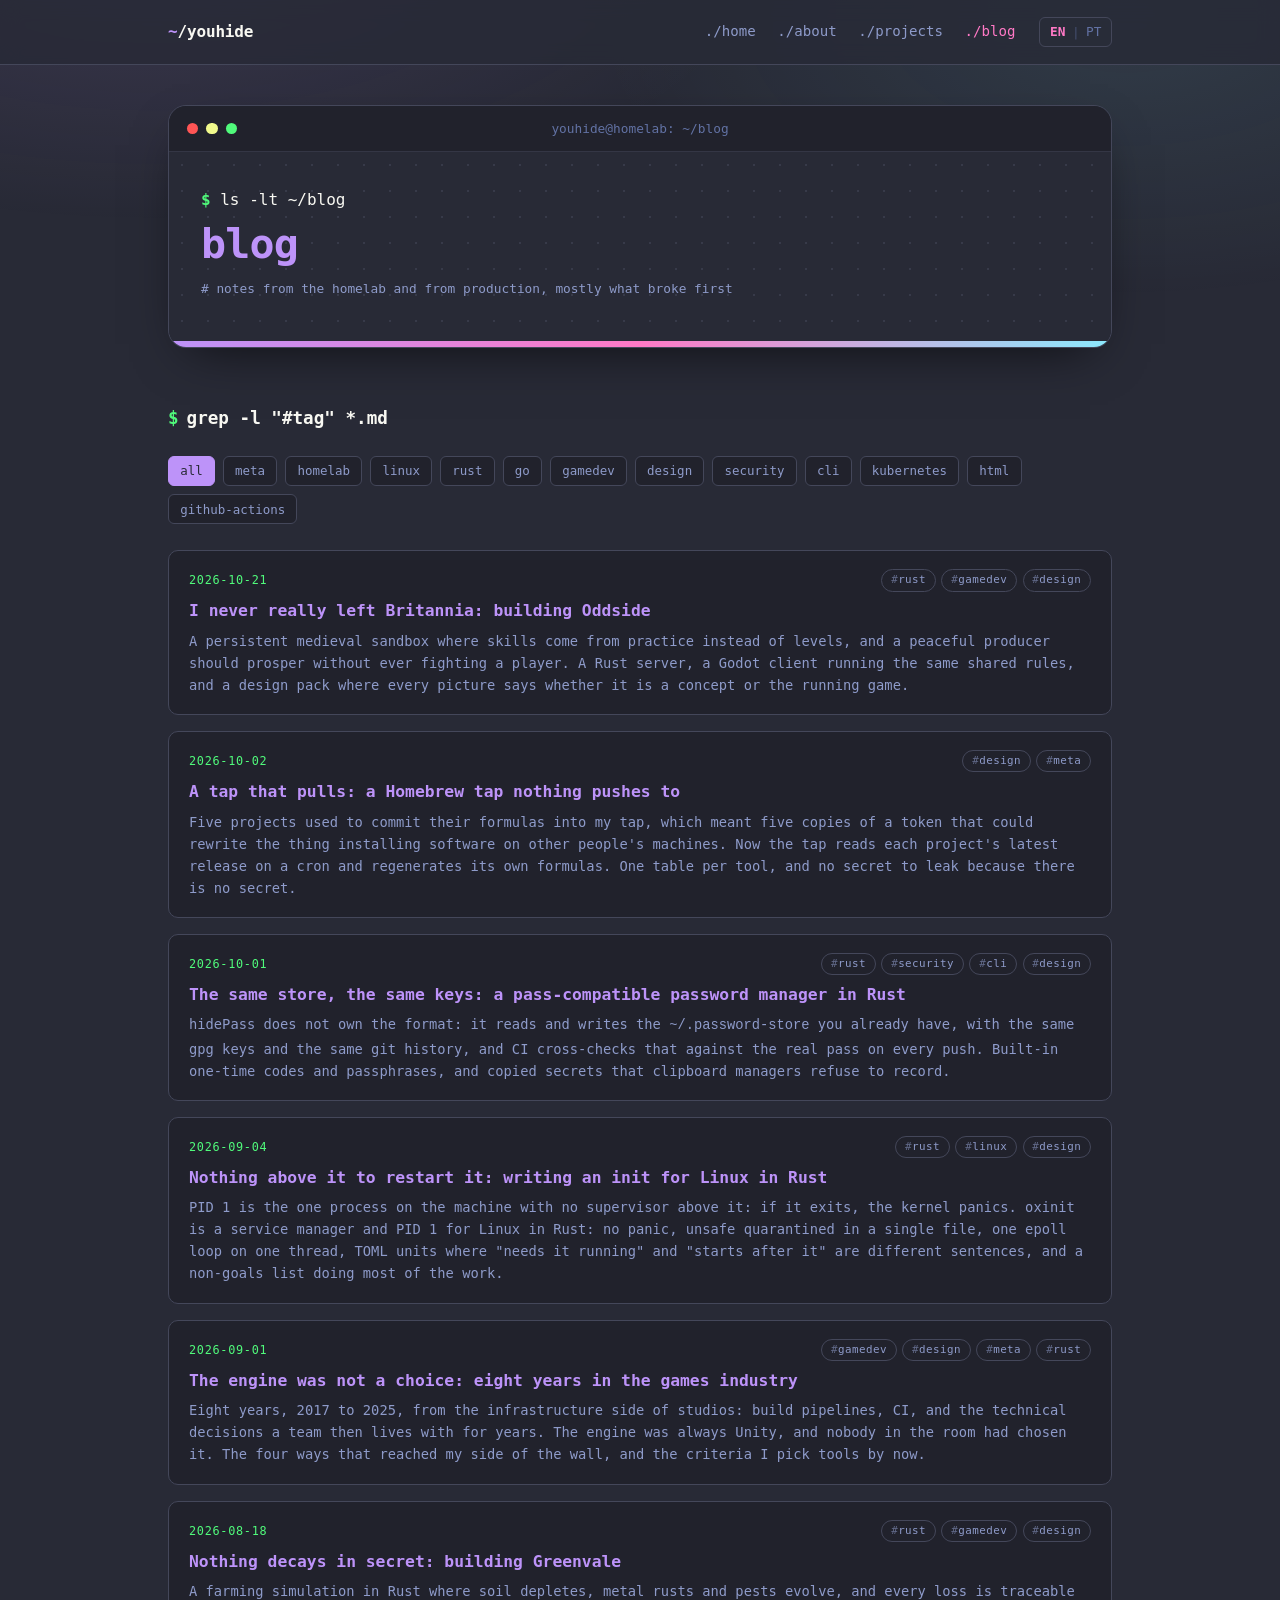
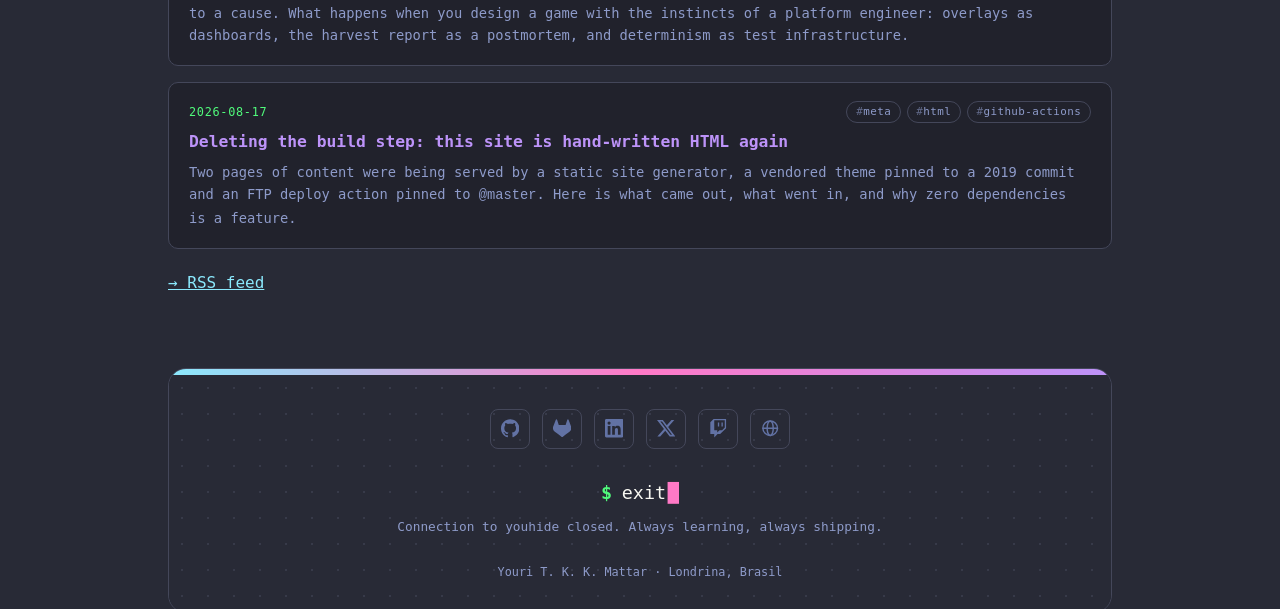
<file: site/blog/index.html>
<!doctype html>
<html lang="en" data-lang="en">
<head>
<meta charset="utf-8">
<meta name="viewport" content="width=device-width, initial-scale=1">
<title>Blog: infrastructure, Linux and Rust notes by Youri Mattar — youHide</title>
<meta name="description" content="Notes by Youri Mattar from the homelab and from production: infrastructure, Linux, Go and Rust, and the things that broke on the way.">
<meta name="author" content="Youri T. K. K. Mattar">
<meta name="theme-color" content="#282a36">
<link rel="canonical" href="https://youhide.com.br/blog/">

<meta property="og:type" content="website">
<meta property="og:title" content="Blog: infrastructure, Linux and Rust notes by Youri Mattar — youHide">
<meta property="og:description" content="Notes from the homelab and from production. Infrastructure, Go and Rust.">
<meta property="og:url" content="https://youhide.com.br/blog/">
<meta property="og:image" content="https://youhide.com.br/img/og.png">
<meta name="twitter:card" content="summary_large_image">
<meta name="twitter:site" content="@_hideout">

<link rel="icon" href="../favicon.svg" type="image/svg+xml">
<link rel="icon" href="../favicon-32x32.png" sizes="32x32" type="image/png">
<link rel="apple-touch-icon" href="../apple-touch-icon.png">
<link rel="manifest" href="../site.webmanifest">
<link rel="alternate" type="application/rss+xml" title="youHide — blog" href="../feed.xml">
<link rel="stylesheet" href="../css/style.css">
<script src="../js/main.js"></script>
</head>
<body>

<a class="skip" href="#main"><span lang="en">Skip to content</span><span lang="pt-BR">Pular para o conteúdo</span></a>

<header class="nav">
  <div class="wrap nav__inner">
    <a class="nav__brand" href="../"><span>~</span>/youhide</a>
    <nav class="nav__links" aria-label="Main">
      <a href="../">./home</a>
      <a href="../about/">./about</a>
      <a href="../projects/">./projects</a>
      <a href="./" aria-current="page">./blog</a>
    </nav>
    <button class="lang" id="lang-toggle" type="button" aria-label="Mudar para português">
      <span class="lang__opt" data-lang-opt="en">EN</span>
      <span class="lang__sep">|</span>
      <span class="lang__opt" data-lang-opt="pt-BR">PT</span>
    </button>
  </div>
</header>

<main id="main">
  <div class="wrap">

    <section class="term" aria-labelledby="page-title">
      <div class="term__bar">
        <span class="dot dot--red"></span>
        <span class="dot dot--yellow"></span>
        <span class="dot dot--green"></span>
        <span class="term__path">youhide@homelab: ~/blog</span>
      </div>
      <div class="term__body">
        <div class="term__main">
          <p class="prompt"><span class="prompt__sign">$</span>ls -lt ~/blog</p>
          <h1 class="page__title" id="page-title">blog</h1>
          <p class="hero__note">
            <span lang="en"># notes from the homelab and from production, mostly what broke first</span>
            <span lang="pt-BR"># anotações do homelab e da produção, quase sempre o que quebrou primeiro</span>
          </p>
        </div>
      </div>
      <div class="term__accent"></div>
    </section>

    <section class="section">
      <h2 class="section__title"><span class="sig">$</span>grep -l "#tag" *.md</h2>

      <div class="filters" hidden>
        <button class="filter" type="button" data-filter="*" aria-pressed="true">all</button>
        <button class="filter" type="button" data-filter="meta" aria-pressed="false">meta</button>
        <button class="filter" type="button" data-filter="homelab" aria-pressed="false">homelab</button>
        <button class="filter" type="button" data-filter="linux" aria-pressed="false">linux</button>
        <button class="filter" type="button" data-filter="rust" aria-pressed="false">rust</button>
        <button class="filter" type="button" data-filter="go" aria-pressed="false">go</button>
        <button class="filter" type="button" data-filter="gamedev" aria-pressed="false">gamedev</button>
        <button class="filter" type="button" data-filter="design" aria-pressed="false">design</button>
        <button class="filter" type="button" data-filter="security" aria-pressed="false">security</button>
        <button class="filter" type="button" data-filter="cli" aria-pressed="false">cli</button>
        <button class="filter" type="button" data-filter="kubernetes" aria-pressed="false">kubernetes</button>

       <button class="filter" type="button" data-filter="html" aria-pressed="false">html</button>
        <button class="filter" type="button" data-filter="github-actions" aria-pressed="false">github-actions</button>
      </div>

      <ul class="posts">

        <li data-tags="rust gamedev design">
          <a class="post-item" href="oddside/">
            <div class="post-item__top">
              <time class="post-date" datetime="2026-10-21">2026-10-21</time>
              <ul class="post-tags">
                <li>rust</li><li>gamedev</li><li>design</li>
              </ul>
            </div>
            <h3 class="post-item__title" lang="en">I never really left Britannia: building Oddside</h3>
            <h3 class="post-item__title" lang="pt-BR">Eu nunca saí de Britannia de verdade: construindo o Oddside</h3>
            <p class="post-item__excerpt" lang="en">A persistent medieval sandbox where skills come from
              practice instead of levels, and a peaceful producer should prosper without ever fighting
              a player. A Rust server, a Godot client running the same shared rules, and a design pack
              where every picture says whether it is a concept or the running game.</p>
            <p class="post-item__excerpt" lang="pt-BR">Um sandbox medieval persistente onde as
              habilidades vêm da prática em vez de níveis, e um produtor pacífico deve prosperar sem
              nunca brigar com outro jogador. Servidor em Rust, cliente Godot rodando as mesmas regras
              compartilhadas, e um design pack onde toda imagem diz se é conceito ou o jogo rodando.</p>
          </a>
        </li>

        <li data-tags="design meta">
          <a class="post-item" href="homebrew-tap/">
            <div class="post-item__top">
              <time class="post-date" datetime="2026-10-02">2026-10-02</time>
              <ul class="post-tags">
                <li>design</li><li>meta</li>
              </ul>
            </div>
            <h3 class="post-item__title" lang="en">A tap that pulls: a Homebrew tap nothing pushes to</h3>
            <h3 class="post-item__title" lang="pt-BR">Um tap que puxa: um tap do Homebrew para onde ninguém faz push</h3>
            <p class="post-item__excerpt" lang="en">Five projects used to commit their formulas into my
              tap, which meant five copies of a token that could rewrite the thing installing software
              on other people's machines. Now the tap reads each project's latest release on a cron and
              regenerates its own formulas. One table per tool, and no secret to leak because there is
              no secret.</p>
            <p class="post-item__excerpt" lang="pt-BR">Cinco projetos commitavam as próprias formulas
              no meu tap, o que significava cinco cópias de um token capaz de reescrever a coisa que
              instala software na máquina de outras pessoas. Agora o tap lê o último release de cada
              projeto num cron e regenera as próprias formulas. Uma tabela por ferramenta, e nenhum
              secret pra vazar porque não existe secret.</p>
          </a>
        </li>

        <li data-tags="rust security cli design">
          <a class="post-item" href="same-store-same-keys/">
            <div class="post-item__top">
              <time class="post-date" datetime="2026-10-01">2026-10-01</time>
              <ul class="post-tags">
                <li>rust</li><li>security</li><li>cli</li><li>design</li>
              </ul>
            </div>
            <h3 class="post-item__title" lang="en">The same store, the same keys: a pass-compatible password manager in Rust</h3>
            <h3 class="post-item__title" lang="pt-BR">A mesma store, as mesmas chaves: um gerenciador de senhas compatível com o pass, em Rust</h3>
            <p class="post-item__excerpt" lang="en">hidePass does not own the format: it reads and
              writes the <code>~/.password-store</code> you already have, with the same gpg keys and the
              same git history, and CI cross-checks that against the real pass on every push. Built-in
              one-time codes and passphrases, and copied secrets that clipboard managers refuse to
              record.</p>
            <p class="post-item__excerpt" lang="pt-BR">O hidePass não é dono do formato: ele lê e
              escreve o <code>~/.password-store</code> que você já tem, com as mesmas chaves gpg e o
              mesmo histórico git, e o CI faz cross-check disso contra o pass de verdade a cada push.
              Códigos de uso único e passphrases embutidos, e segredos copiados que os gerenciadores de
              clipboard se recusam a registrar.</p>
          </a>
        </li>

        <li data-tags="rust linux design">
          <a class="post-item" href="writing-an-init/">
            <div class="post-item__top">
              <time class="post-date" datetime="2026-09-04">2026-09-04</time>
              <ul class="post-tags">
                <li>rust</li><li>linux</li><li>design</li>
              </ul>
            </div>
            <h3 class="post-item__title" lang="en">Nothing above it to restart it: writing an init for Linux in Rust</h3>
            <h3 class="post-item__title" lang="pt-BR">Não existe nada acima dele pra reiniciar: escrevendo um init para Linux em Rust</h3>
            <p class="post-item__excerpt" lang="en">PID 1 is the one process on the machine with no
              supervisor above it: if it exits, the kernel panics. oxinit is a service manager and
              PID 1 for Linux in Rust: no panic, unsafe quarantined in a single file, one epoll loop on
              one thread, TOML units where "needs it running" and "starts after it" are different
              sentences, and a non-goals list doing most of the work.</p>
            <p class="post-item__excerpt" lang="pt-BR">O PID 1 é o único processo da máquina sem
              supervisor acima dele: se ele sai, o kernel entra em panic. O oxinit é um gerenciador de
              serviços e PID 1 para Linux em Rust: sem panic, unsafe isolado num arquivo só, um loop de
              epoll numa thread, units TOML onde "precisa dele rodando" e "inicia depois dele" são
              frases diferentes, e uma lista de não-objetivos fazendo a maior parte do trabalho.</p>
          </a>
        </li>

        <li data-tags="gamedev design meta rust">
          <a class="post-item" href="escaping-the-engine/">
            <div class="post-item__top">
              <time class="post-date" datetime="2026-09-01">2026-09-01</time>
              <ul class="post-tags">
                <li>gamedev</li><li>design</li><li>meta</li><li>rust</li>
              </ul>
            </div>
            <h3 class="post-item__title" lang="en">The engine was not a choice: eight years in the games industry</h3>
            <h3 class="post-item__title" lang="pt-BR">A engine não era uma escolha: oito anos na indústria de games</h3>
            <p class="post-item__excerpt" lang="en">Eight years, 2017 to 2025, from the infrastructure
              side of studios: build pipelines, CI, and the technical decisions a team then lives with
              for years. The engine was always Unity, and nobody in the room had chosen it. The four
              ways that reached my side of the wall, and the criteria I pick tools by now.</p>
            <p class="post-item__excerpt" lang="pt-BR">Oito anos, de 2017 a 2025, pelo lado da
              infraestrutura dos estúdios: pipeline de build, CI e as decisões técnicas com as quais um
              time depois convive por anos. A engine era sempre Unity, e ninguém na sala tinha
              escolhido. As quatro maneiras pelas quais isso chegava do meu lado do muro, e os
              critérios pelos quais eu escolho ferramenta hoje.</p>
          </a>
        </li>

        <li data-tags="rust gamedev design">
          <a class="post-item" href="greenvale/">
            <div class="post-item__top">
              <time class="post-date" datetime="2026-08-18">2026-08-18</time>
              <ul class="post-tags">
                <li>rust</li><li>gamedev</li><li>design</li>
              </ul>
            </div>
            <h3 class="post-item__title" lang="en">Nothing decays in secret: building Greenvale</h3>
            <h3 class="post-item__title" lang="pt-BR">Nada apodrece em segredo: construindo o Greenvale</h3>
            <p class="post-item__excerpt" lang="en">A farming simulation in Rust where soil depletes, metal
              rusts and pests evolve, and every loss is traceable to a cause. What happens when you design
              a game with the instincts of a platform engineer: overlays as dashboards, the harvest report
              as a postmortem, and determinism as test infrastructure.</p>
            <p class="post-item__excerpt" lang="pt-BR">Um simulador de fazenda em Rust onde o solo se esgota,
              o metal enferruja e as pragas evoluem, e toda perda tem causa rastreável. O que acontece
              quando você projeta um jogo com os instintos de um platform engineer: overlays como dashboards,
              o relatório de colheita como postmortem, e determinismo como infraestrutura de teste.</p>
          </a>
        </li>

        <li data-tags="meta html github-actions">
          <a class="post-item" href="rebuilding-this-site/">
            <div class="post-item__top">
              <time class="post-date" datetime="2026-08-17">2026-08-17</time>
              <ul class="post-tags">
                <li>meta</li><li>html</li><li>github-actions</li>
              </ul>
            </div>
            <h3 class="post-item__title" lang="en">Deleting the build step: this site is hand-written HTML again</h3>
            <h3 class="post-item__title" lang="pt-BR">Apagando o build: este site voltou a ser HTML escrito à mão</h3>
            <p class="post-item__excerpt" lang="en">Two pages of content were being served by a static site
              generator, a vendored theme pinned to a 2019 commit and an FTP deploy action pinned to
              <code>@master</code>. Here is what came out, what went in, and why zero dependencies is a
              feature.</p>
            <p class="post-item__excerpt" lang="pt-BR">Duas páginas de conteúdo eram servidas por um gerador de
              site estático, um tema vendorizado travado num commit de 2019 e um deploy FTP travado em
              <code>@master</code>. O que saiu, o que entrou, e por que zero dependências é uma feature.</p>
          </a>
        </li>

        <li class="posts__empty" id="posts-empty" hidden>
          <span lang="en"># no posts with that tag yet</span>
          <span lang="pt-BR"># nenhum post com essa tag ainda</span>
        </li>

      </ul>

      <p class="more">
        <a href="../feed.xml" lang="en">→ RSS feed</a>
        <a href="../feed.xml" lang="pt-BR">→ feed RSS</a>
      </p>
    </section>

  </div>
</main>

<footer class="footer">
  <div class="wrap">
    <div class="footer__card">
      <div class="footer__accent"></div>
      <div class="footer__body">
        <ul class="social">
          <li><a href="https://github.com/youhide" aria-label="GitHub"><svg viewBox="0 0 24 24" aria-hidden="true"><path d="M12 .297c-6.63 0-12 5.373-12 12 0 5.303 3.438 9.8 8.205 11.385.6.113.82-.258.82-.577 0-.285-.01-1.04-.015-2.04-3.338.724-4.042-1.61-4.042-1.61C4.422 18.07 3.633 17.7 3.633 17.7c-1.087-.744.084-.729.084-.729 1.205.084 1.838 1.236 1.838 1.236 1.07 1.835 2.809 1.305 3.495.998.108-.776.417-1.305.76-1.605-2.665-.3-5.466-1.332-5.466-5.93 0-1.31.465-2.38 1.235-3.22-.135-.303-.54-1.523.105-3.176 0 0 1.005-.322 3.3 1.23.96-.267 1.98-.399 3-.405 1.02.006 2.04.138 3 .405 2.28-1.552 3.285-1.23 3.285-1.23.645 1.653.24 2.873.12 3.176.765.84 1.23 1.91 1.23 3.22 0 4.61-2.805 5.625-5.475 5.92.42.36.81 1.096.81 2.22 0 1.606-.015 2.896-.015 3.286 0 .315.21.69.825.57C20.565 22.092 24 17.592 24 12.297c0-6.627-5.373-12-12-12"/></svg></a></li>
          <li><a href="https://gitlab.com/youri" aria-label="GitLab"><svg viewBox="0 0 24 24" aria-hidden="true"><path d="m23.6 9.6-.03-.086L20.3.9a.851.851 0 0 0-.336-.405.876.876 0 0 0-1 .054.876.876 0 0 0-.29.44l-2.207 6.752H7.535L5.327.99a.858.858 0 0 0-.29-.441.876.876 0 0 0-1-.054.859.859 0 0 0-.336.405L.427 9.51l-.031.085a6.055 6.055 0 0 0 2.008 6.997l.01.009.03.022 4.964 3.72 2.456 1.86 1.496 1.13a1.01 1.01 0 0 0 1.22 0l1.496-1.13 2.456-1.86 4.994-3.742.013-.01a6.057 6.057 0 0 0 2.06-6.99Z"/></svg></a></li>
          <li><a href="https://linkedin.com/in/yourimattar" aria-label="LinkedIn"><svg viewBox="0 0 24 24" aria-hidden="true"><path d="M20.447 20.452h-3.554v-5.569c0-1.328-.027-3.037-1.852-3.037-1.853 0-2.136 1.445-2.136 2.939v5.667H9.351V9h3.414v1.561h.046c.477-.9 1.637-1.85 3.37-1.85 3.601 0 4.267 2.37 4.267 5.455v6.286zM5.337 7.433a2.062 2.062 0 0 1-2.063-2.065 2.064 2.064 0 1 1 2.063 2.065zm1.782 13.019H3.555V9h3.564v11.452zM22.225 0H1.771C.792 0 0 .774 0 1.729v20.542C0 23.227.792 24 1.771 24h20.451C23.2 24 24 23.227 24 22.271V1.729C24 .774 23.2 0 22.222 0h.003z"/></svg></a></li>
          <li><a href="https://x.com/_hideout" aria-label="X"><svg viewBox="0 0 24 24" aria-hidden="true"><path d="M18.901 1.153h3.68l-8.04 9.19L24 22.846h-7.406l-5.8-7.584-6.638 7.584H.474l8.6-9.83L0 1.154h7.594l5.243 6.932ZM17.61 20.644h2.039L6.486 3.24H4.298Z"/></svg></a></li>
          <li><a href="https://twitch.tv/youhide" aria-label="Twitch"><svg viewBox="0 0 24 24" aria-hidden="true"><path d="M11.571 4.714h1.715v5.143H11.57zm4.715 0H18v5.143h-1.714zM6 0L1.714 4.286v15.428h5.143V24l4.286-4.286h3.428L22.286 12V0zm14.571 11.143l-3.428 3.428h-3.429l-3 3v-3H6.857V1.714h13.714z"/></svg></a></li>
          <li><a href="https://postrite.app" aria-label="PostRite"><svg class="icon--stroke" viewBox="0 0 24 24" aria-hidden="true"><circle cx="12" cy="12" r="9.5"/><ellipse cx="12" cy="12" rx="4" ry="9.5"/><path d="M2.5 12h19"/></svg></a></li>
        </ul>

        <p class="footer__exit"><span class="prompt__sign">$</span>exit<span class="cursor" aria-hidden="true">█</span></p>
        <p class="footer__note">
          <span lang="en">Connection to youhide closed. Always learning, always shipping.</span>
          <span lang="pt-BR">Conexão com youhide encerrada. Sempre aprendendo, sempre entregando.</span>
        </p>
        <p class="footer__meta">Youri T. K. K. Mattar · Londrina, Brasil</p>
      </div>
    </div>
  </div>
</footer>

</body>
</html>
</file>
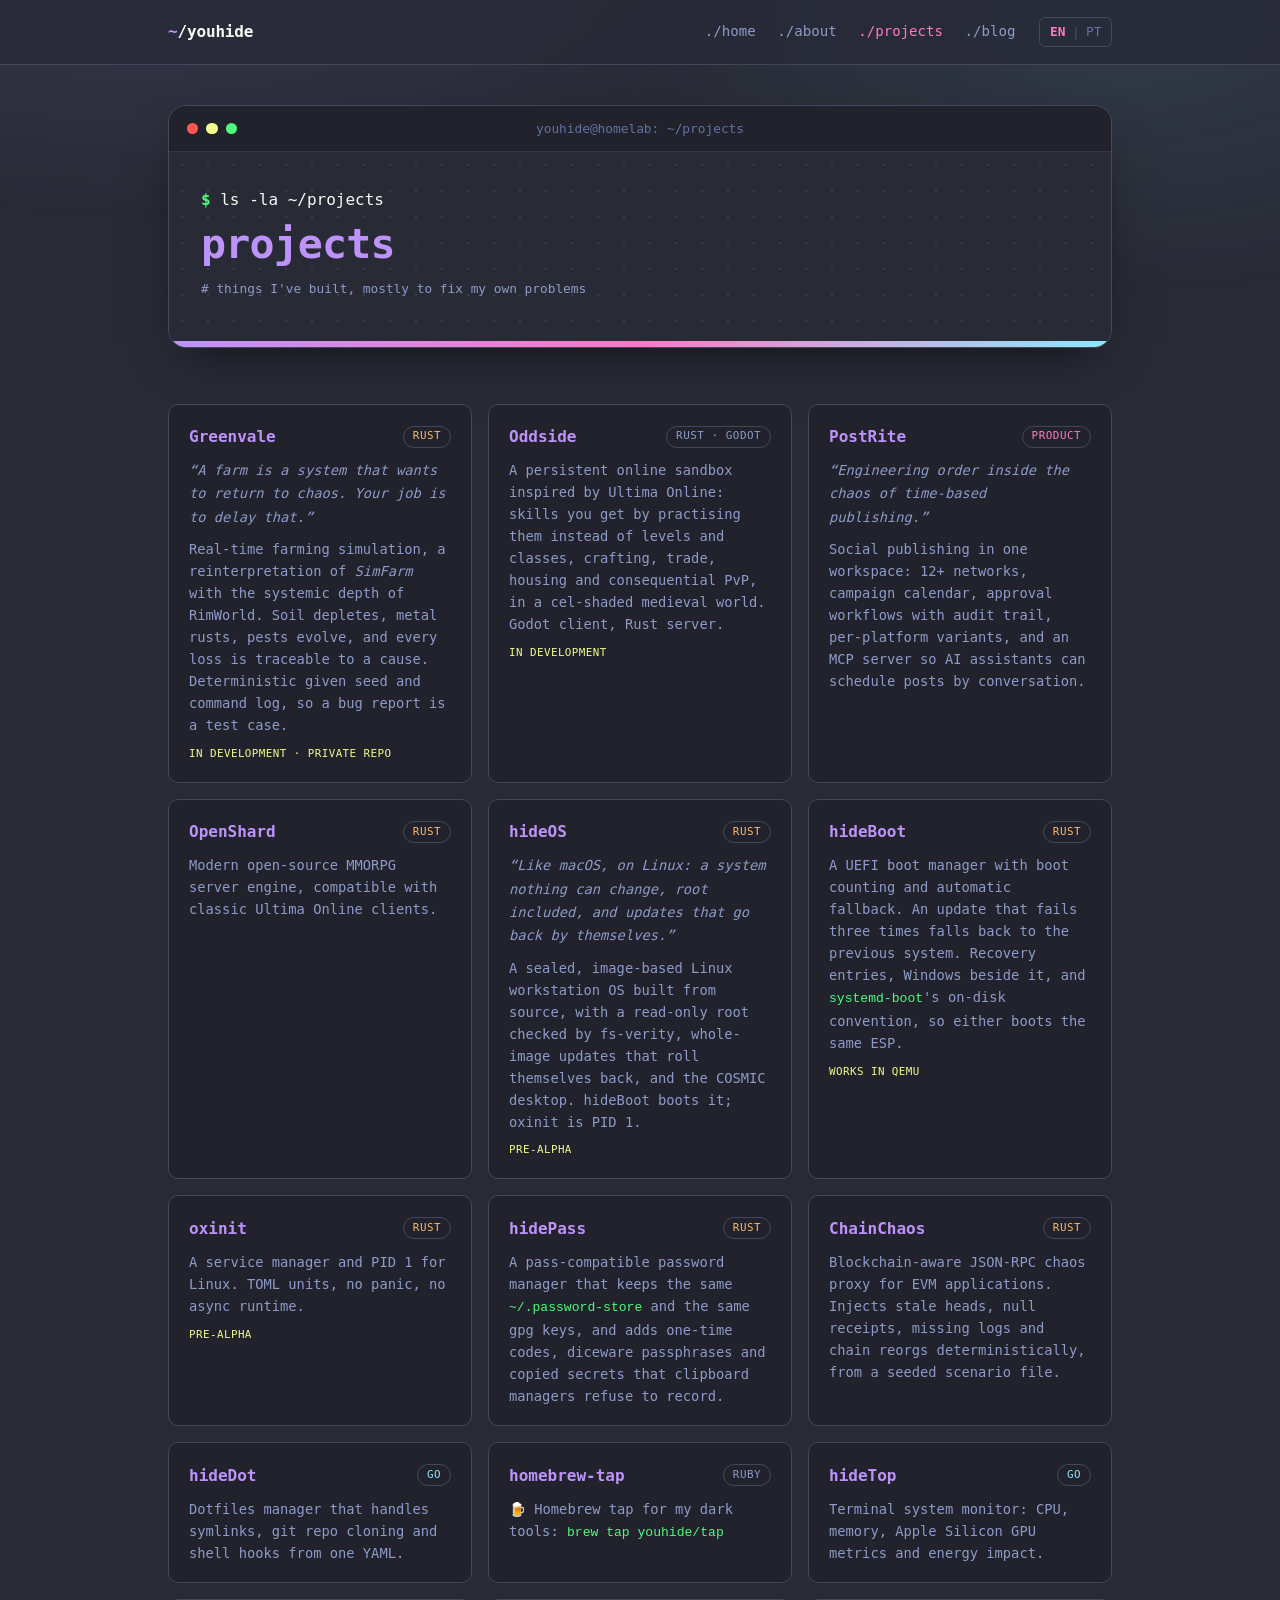
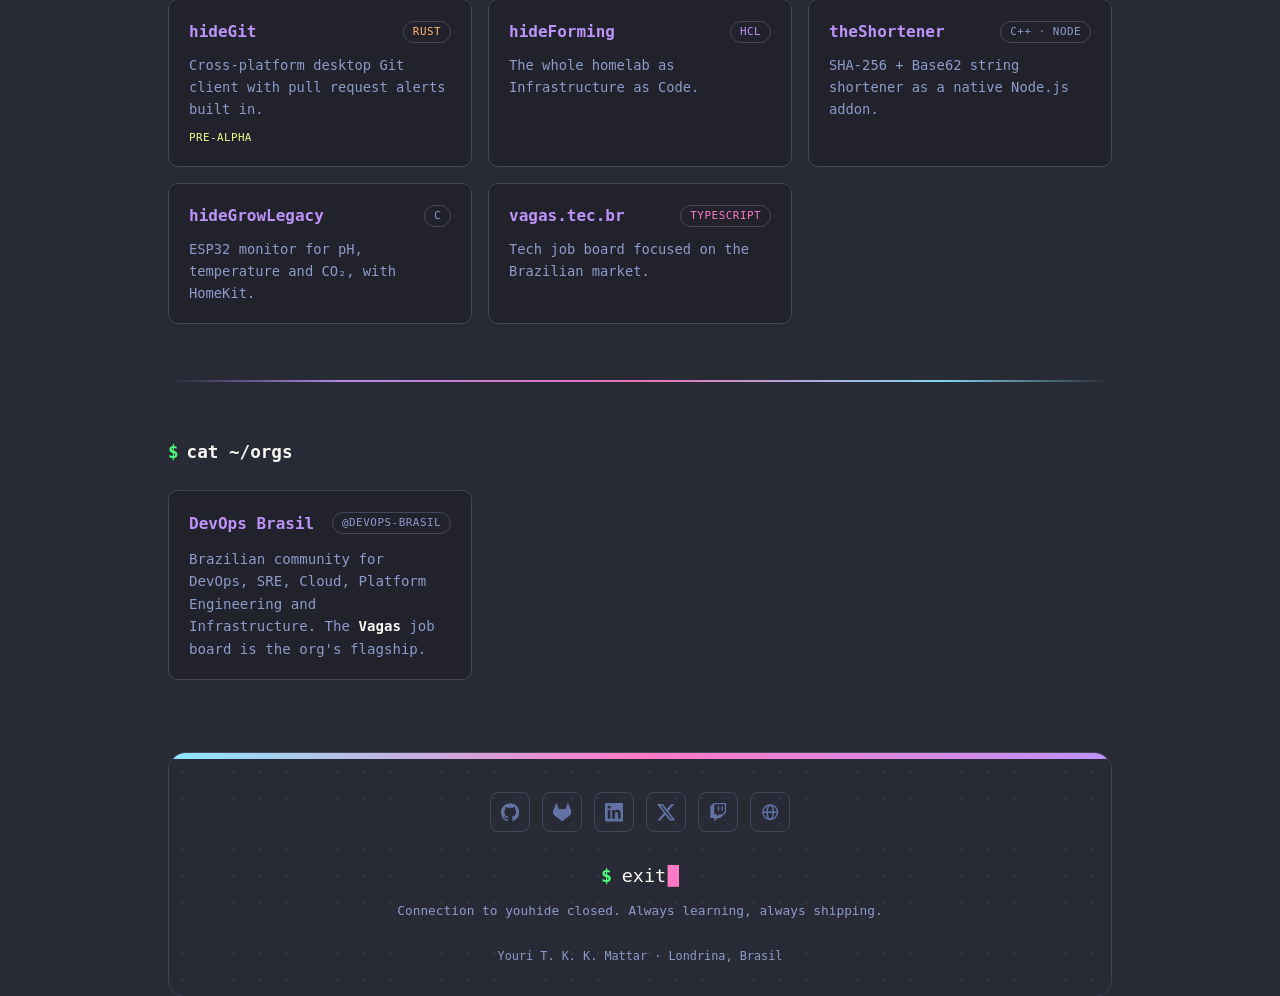
<file: site/projects/index.html>
<!doctype html>
<html lang="en" data-lang="en">
<head>
<meta charset="utf-8">
<meta name="viewport" content="width=device-width, initial-scale=1">
<title>Projects by Youri Mattar — youHide</title>
<meta name="description" content="Open source projects by Youri Mattar in Rust, Go and TypeScript: OpenShard, oxinit, hideOS, hidePass, hideDot, hideTop, hideForming and more.">
<meta name="author" content="Youri T. K. K. Mattar">
<meta name="theme-color" content="#282a36">
<link rel="canonical" href="https://youhide.com.br/projects/">

<meta property="og:type" content="website">
<meta property="og:title" content="Projects by Youri Mattar — youHide">
<meta property="og:description" content="Open source in Rust, Go and TypeScript. Tools that fix my own problems.">
<meta property="og:url" content="https://youhide.com.br/projects/">
<meta property="og:image" content="https://youhide.com.br/img/og.png">
<meta name="twitter:card" content="summary_large_image">
<meta name="twitter:site" content="@_hideout">

<link rel="icon" href="../favicon.svg" type="image/svg+xml">
<link rel="icon" href="../favicon-32x32.png" sizes="32x32" type="image/png">
<link rel="apple-touch-icon" href="../apple-touch-icon.png">
<link rel="manifest" href="../site.webmanifest">
<link rel="alternate" type="application/rss+xml" title="youHide — blog" href="../feed.xml">
<link rel="stylesheet" href="../css/style.css">
<script src="../js/main.js"></script>
</head>
<body>

<a class="skip" href="#main"><span lang="en">Skip to content</span><span lang="pt-BR">Pular para o conteúdo</span></a>

<header class="nav">
  <div class="wrap nav__inner">
    <a class="nav__brand" href="../"><span>~</span>/youhide</a>
    <nav class="nav__links" aria-label="Main">
      <a href="../">./home</a>
      <a href="../about/">./about</a>
      <a href="./" aria-current="page">./projects</a>
      <a href="../blog/">./blog</a>
    </nav>
    <button class="lang" id="lang-toggle" type="button" aria-label="Mudar para português">
      <span class="lang__opt" data-lang-opt="en">EN</span>
      <span class="lang__sep">|</span>
      <span class="lang__opt" data-lang-opt="pt-BR">PT</span>
    </button>
  </div>
</header>

<main id="main">
  <div class="wrap">

    <section class="term" aria-labelledby="page-title">
      <div class="term__bar">
        <span class="dot dot--red"></span>
        <span class="dot dot--yellow"></span>
        <span class="dot dot--green"></span>
        <span class="term__path">youhide@homelab: ~/projects</span>
      </div>
      <div class="term__body">
        <div class="term__main">
          <p class="prompt"><span class="prompt__sign">$</span>ls -la ~/projects</p>
          <h1 class="page__title" id="page-title">projects</h1>
          <p class="hero__note">
            <span lang="en"># things I've built, mostly to fix my own problems</span>
            <span lang="pt-BR"># coisas que construí, quase sempre pra resolver meus próprios problemas</span>
          </p>
        </div>
      </div>
      <div class="term__accent"></div>
    </section>

    <section class="section">
      <div class="grid">

        <a class="card" href="../blog/greenvale/">
          <div class="card__top">
            <span class="card__name">Greenvale</span>
            <span class="card__lang card__lang--rust">Rust</span>
          </div>
          <p class="quote" lang="en">“A farm is a system that wants to return to chaos. Your job is to delay that.”</p>
          <p class="quote" lang="pt-BR">“Uma fazenda é um sistema que quer voltar ao caos. Seu trabalho é adiar isso.”</p>
          <p class="card__desc" lang="en">Real-time farming simulation, a reinterpretation of <em>SimFarm</em>
            with the systemic depth of RimWorld. Soil depletes, metal rusts, pests evolve, and every loss is
            traceable to a cause. Deterministic given seed and command log, so a bug report is a test case.</p>
          <p class="card__desc" lang="pt-BR">Simulador de fazenda em tempo real, uma releitura de
            <em>SimFarm</em> com a profundidade sistêmica de RimWorld. O solo se esgota, o metal enferruja, as
            pragas evoluem, e toda perda tem causa rastreável. Determinístico para a mesma seed e o mesmo
            log de comandos, então um relato de bug vira caso de teste.</p>
          <span class="tag" lang="en">in development · private repo</span>
          <span class="tag" lang="pt-BR">em desenvolvimento · repo privado</span>
        </a>

        <a class="card" href="https://playoddside.com/">
          <div class="card__top">
            <span class="card__name">Oddside</span>
            <span class="card__lang">Rust · Godot</span>
          </div>
          <p class="card__desc" lang="en">A persistent online sandbox inspired by Ultima Online:
            skills you get by practising them instead of levels and classes, crafting, trade, housing
            and consequential PvP, in a cel-shaded medieval world. Godot client, Rust server.</p>
          <p class="card__desc" lang="pt-BR">Um sandbox online persistente inspirado em Ultima Online:
            habilidades que se ganham praticando em vez de níveis e classes, crafting, comércio,
            moradia e PvP com consequência, num mundo medieval em cel shading. Cliente em Godot,
            servidor em Rust.</p>
          <span class="tag" lang="en">in development</span>
          <span class="tag" lang="pt-BR">em desenvolvimento</span>
        </a>

        <a class="card" href="https://postrite.app">
          <div class="card__top">
            <span class="card__name">PostRite</span>
            <span class="card__lang card__lang--ts">Product</span>
          </div>
          <p class="quote" lang="en">“Engineering order inside the chaos of time-based publishing.”</p>
          <p class="quote" lang="pt-BR">“Ordem de engenharia dentro do caos da publicação agendada.”</p>
          <p class="card__desc" lang="en">Social publishing in one workspace: 12+ networks, campaign
            calendar, approval workflows with audit trail, per-platform variants, and an MCP server
            so AI assistants can schedule posts by conversation.</p>
          <p class="card__desc" lang="pt-BR">Publicação social em um só lugar: 12+ redes, calendário
            de campanhas, fluxos de aprovação com trilha de auditoria, variantes por plataforma e um
            servidor MCP para assistentes de IA agendarem posts por conversa.</p>
        </a>

        <a class="card" href="https://github.com/youhide/OpenShard">
          <div class="card__top">
            <span class="card__name">OpenShard</span>
            <span class="card__lang card__lang--rust">Rust</span>
          </div>
          <p class="card__desc" lang="en">Modern open-source MMORPG server engine, compatible with classic Ultima Online clients.</p>
          <p class="card__desc" lang="pt-BR">Engine de servidor de MMORPG moderna e open-source, compatível com clientes clássicos de Ultima Online.</p>
        </a>

        <a class="card" href="https://youhide.github.io/hideOS/">
          <div class="card__top">
            <span class="card__name">hideOS</span>
            <span class="card__lang card__lang--rust">Rust</span>
          </div>
          <p class="quote" lang="en">“Like macOS, on Linux: a system nothing can change, root included, and updates that go back by themselves.”</p>
          <p class="quote" lang="pt-BR">“Como o macOS, no Linux: um sistema que nada pode alterar, nem o root, e updates que voltam sozinhos.”</p>
          <p class="card__desc" lang="en">A sealed, image-based Linux workstation OS built from source, with
            a read-only root checked by fs-verity, whole-image updates that roll themselves back, and
            the COSMIC desktop. hideBoot boots it; oxinit is PID 1.</p>
          <p class="card__desc" lang="pt-BR">SO de workstation Linux selado e baseado em imagem,
            construído a partir do código-fonte, com root read-only verificado por fs-verity, updates da imagem
            inteira que fazem rollback sozinhos e o desktop COSMIC. O hideBoot dá boot nele; o oxinit
            é o PID 1.</p>
          <span class="tag">pre-alpha</span>
        </a>

        <a class="card" href="https://github.com/youhide/hideBoot">
          <div class="card__top">
            <span class="card__name">hideBoot</span>
            <span class="card__lang card__lang--rust">Rust</span>
          </div>
          <p class="card__desc" lang="en">A UEFI boot manager with boot counting and automatic fallback.
            An update that fails three times falls back to the previous system. Recovery entries,
            Windows beside it, and <code>systemd-boot</code>'s on-disk convention, so either boots the
            same ESP.</p>
          <p class="card__desc" lang="pt-BR">Boot manager UEFI com contagem de boots e fallback
            automático. Um update que falha três vezes volta para o sistema anterior. Entradas de
            recuperação, o Windows ao lado, e a convenção de disco do <code>systemd-boot</code>, então
            os dois dão boot no mesmo ESP.</p>
          <span class="tag" lang="en">works in QEMU</span>
          <span class="tag" lang="pt-BR">funciona em QEMU</span>
        </a>

        <a class="card" href="https://github.com/youhide/oxinit">
          <div class="card__top">
            <span class="card__name">oxinit</span>
            <span class="card__lang card__lang--rust">Rust</span>
          </div>
          <p class="card__desc" lang="en">A service manager and PID 1 for Linux. TOML units, no panic, no async runtime.</p>
          <p class="card__desc" lang="pt-BR">Gerenciador de serviços e PID 1 para Linux. Units em TOML, sem panic, sem runtime async.</p>
          <span class="tag">pre-alpha</span>
        </a>

        <a class="card" href="https://github.com/youhide/hidePass">
          <div class="card__top">
            <span class="card__name">hidePass</span>
            <span class="card__lang card__lang--rust">Rust</span>
          </div>
          <p class="card__desc" lang="en">A pass-compatible password manager that keeps the
            same <code>~/.password-store</code> and the same gpg keys, and adds one-time codes, diceware
            passphrases and copied secrets that clipboard managers refuse to record.</p>
          <p class="card__desc" lang="pt-BR">Gerenciador de senhas compatível com o pass, que mantém a
            mesma <code>~/.password-store</code> e as mesmas chaves gpg e acrescenta códigos de uso único,
            passphrases diceware e segredos copiados que os gerenciadores de clipboard se recusam a
            registrar.</p>
        </a>

        <a class="card" href="https://github.com/youhide/ChainChaos">
          <div class="card__top">
            <span class="card__name">ChainChaos</span>
            <span class="card__lang card__lang--rust">Rust</span>
          </div>
          <p class="card__desc" lang="en">Blockchain-aware JSON-RPC chaos proxy for EVM applications.
            Injects stale heads, null receipts, missing logs and chain reorgs deterministically, from a
            seeded scenario file.</p>
          <p class="card__desc" lang="pt-BR">Proxy de chaos testing JSON-RPC que entende blockchain,
            para aplicações EVM. Injeta heads defasados, receipts nulos, logs faltando e reorgs de
            cadeia de forma determinística, a partir de um arquivo de cenário com seed.</p>
        </a>

        <a class="card" href="https://github.com/youhide/hideDot">
          <div class="card__top">
            <span class="card__name">hideDot</span>
            <span class="card__lang card__lang--go">Go</span>
          </div>
          <p class="card__desc" lang="en">Dotfiles manager that handles symlinks, git repo cloning and shell hooks from one YAML.</p>
          <p class="card__desc" lang="pt-BR">Gerenciador de dotfiles que cuida de symlinks, clone de repositórios e shell hooks a partir de um YAML só.</p>
        </a>

        <a class="card" href="https://github.com/youhide/homebrew-tap">
          <div class="card__top">
            <span class="card__name">homebrew-tap</span>
            <span class="card__lang">Ruby</span>
          </div>
          <p class="card__desc" lang="en">🍺 Homebrew tap for my dark tools: <code>brew tap youhide/tap</code></p>
          <p class="card__desc" lang="pt-BR">🍺 Tap do Homebrew para as minhas ferramentas: <code>brew tap youhide/tap</code></p>
        </a>

        <a class="card" href="https://github.com/youhide/hideTop">
          <div class="card__top">
            <span class="card__name">hideTop</span>
            <span class="card__lang card__lang--go">Go</span>
          </div>
          <p class="card__desc" lang="en">Terminal system monitor: CPU, memory, Apple Silicon GPU metrics and energy impact.</p>
          <p class="card__desc" lang="pt-BR">Monitor de sistema no terminal: CPU, memória, métricas de GPU Apple Silicon e impacto energético.</p>
        </a>

        <a class="card" href="https://github.com/youhide/hideGit">
          <div class="card__top">
            <span class="card__name">hideGit</span>
            <span class="card__lang card__lang--rust">Rust</span>
          </div>
          <p class="card__desc" lang="en">Cross-platform desktop Git client with pull request alerts built in.</p>
          <p class="card__desc" lang="pt-BR">Cliente Git desktop multiplataforma com alertas de pull request embutidos.</p>
          <span class="tag">pre-alpha</span>
        </a>

        <a class="card" href="https://github.com/youhide/hideForming">
          <div class="card__top">
            <span class="card__name">hideForming</span>
            <span class="card__lang card__lang--hcl">HCL</span>
          </div>
          <p class="card__desc" lang="en">The whole homelab as Infrastructure as Code.</p>
          <p class="card__desc" lang="pt-BR">O homelab inteiro como Infraestrutura como Código.</p>
        </a>

        <a class="card" href="https://github.com/youhide/theShortener">
          <div class="card__top">
            <span class="card__name">theShortener</span>
            <span class="card__lang">C++ · Node</span>
          </div>
          <p class="card__desc" lang="en">SHA-256 + Base62 string shortener as a native Node.js addon.</p>
          <p class="card__desc" lang="pt-BR">Encurtador de strings com SHA-256 + Base62 como addon nativo do Node.js.</p>
        </a>

        <a class="card" href="https://github.com/youhide/hideGrowLegacy">
          <div class="card__top">
            <span class="card__name">hideGrowLegacy</span>
            <span class="card__lang">C</span>
          </div>
          <p class="card__desc" lang="en">ESP32 monitor for pH, temperature and CO₂, with HomeKit.</p>
          <p class="card__desc" lang="pt-BR">Monitor de pH, temperatura e CO₂ com ESP32 e HomeKit.</p>
        </a>

        <a class="card" href="https://github.com/youhide/vagas.tec.br">
          <div class="card__top">
            <span class="card__name">vagas.tec.br</span>
            <span class="card__lang card__lang--ts">TypeScript</span>
          </div>
          <p class="card__desc" lang="en">Tech job board focused on the Brazilian market.</p>
          <p class="card__desc" lang="pt-BR">Mural de vagas em tecnologia focado no mercado brasileiro.</p>
        </a>

      </div>
    </section>

    <hr class="rule">

    <section class="section">
      <h2 class="section__title"><span class="sig">$</span>cat ~/orgs</h2>
      <div class="grid">

        <a class="card card--wide" href="https://github.com/DevOps-Brasil">
          <div class="card__top">
            <span class="card__name">DevOps Brasil</span>
            <span class="card__lang">@DevOps-Brasil</span>
          </div>
          <p class="card__desc" lang="en">Brazilian community for DevOps, SRE, Cloud, Platform
            Engineering and Infrastructure. The <strong>Vagas</strong> job board is the org's
            flagship.</p>
          <p class="card__desc" lang="pt-BR">Comunidade brasileira de DevOps, SRE, Cloud, Platform
            Engineering e Infra. O board de <strong>Vagas</strong> é o carro-chefe da org.</p>
        </a>

      </div>
    </section>

  </div>
</main>

<footer class="footer">
  <div class="wrap">
    <div class="footer__card">
      <div class="footer__accent"></div>
      <div class="footer__body">
        <ul class="social">
          <li><a href="https://github.com/youhide" aria-label="GitHub"><svg viewBox="0 0 24 24" aria-hidden="true"><path d="M12 .297c-6.63 0-12 5.373-12 12 0 5.303 3.438 9.8 8.205 11.385.6.113.82-.258.82-.577 0-.285-.01-1.04-.015-2.04-3.338.724-4.042-1.61-4.042-1.61C4.422 18.07 3.633 17.7 3.633 17.7c-1.087-.744.084-.729.084-.729 1.205.084 1.838 1.236 1.838 1.236 1.07 1.835 2.809 1.305 3.495.998.108-.776.417-1.305.76-1.605-2.665-.3-5.466-1.332-5.466-5.93 0-1.31.465-2.38 1.235-3.22-.135-.303-.54-1.523.105-3.176 0 0 1.005-.322 3.3 1.23.96-.267 1.98-.399 3-.405 1.02.006 2.04.138 3 .405 2.28-1.552 3.285-1.23 3.285-1.23.645 1.653.24 2.873.12 3.176.765.84 1.23 1.91 1.23 3.22 0 4.61-2.805 5.625-5.475 5.92.42.36.81 1.096.81 2.22 0 1.606-.015 2.896-.015 3.286 0 .315.21.69.825.57C20.565 22.092 24 17.592 24 12.297c0-6.627-5.373-12-12-12"/></svg></a></li>
          <li><a href="https://gitlab.com/youri" aria-label="GitLab"><svg viewBox="0 0 24 24" aria-hidden="true"><path d="m23.6 9.6-.03-.086L20.3.9a.851.851 0 0 0-.336-.405.876.876 0 0 0-1 .054.876.876 0 0 0-.29.44l-2.207 6.752H7.535L5.327.99a.858.858 0 0 0-.29-.441.876.876 0 0 0-1-.054.859.859 0 0 0-.336.405L.427 9.51l-.031.085a6.055 6.055 0 0 0 2.008 6.997l.01.009.03.022 4.964 3.72 2.456 1.86 1.496 1.13a1.01 1.01 0 0 0 1.22 0l1.496-1.13 2.456-1.86 4.994-3.742.013-.01a6.057 6.057 0 0 0 2.06-6.99Z"/></svg></a></li>
          <li><a href="https://linkedin.com/in/yourimattar" aria-label="LinkedIn"><svg viewBox="0 0 24 24" aria-hidden="true"><path d="M20.447 20.452h-3.554v-5.569c0-1.328-.027-3.037-1.852-3.037-1.853 0-2.136 1.445-2.136 2.939v5.667H9.351V9h3.414v1.561h.046c.477-.9 1.637-1.85 3.37-1.85 3.601 0 4.267 2.37 4.267 5.455v6.286zM5.337 7.433a2.062 2.062 0 0 1-2.063-2.065 2.064 2.064 0 1 1 2.063 2.065zm1.782 13.019H3.555V9h3.564v11.452zM22.225 0H1.771C.792 0 0 .774 0 1.729v20.542C0 23.227.792 24 1.771 24h20.451C23.2 24 24 23.227 24 22.271V1.729C24 .774 23.2 0 22.222 0h.003z"/></svg></a></li>
          <li><a href="https://x.com/_hideout" aria-label="X"><svg viewBox="0 0 24 24" aria-hidden="true"><path d="M18.901 1.153h3.68l-8.04 9.19L24 22.846h-7.406l-5.8-7.584-6.638 7.584H.474l8.6-9.83L0 1.154h7.594l5.243 6.932ZM17.61 20.644h2.039L6.486 3.24H4.298Z"/></svg></a></li>
          <li><a href="https://twitch.tv/youhide" aria-label="Twitch"><svg viewBox="0 0 24 24" aria-hidden="true"><path d="M11.571 4.714h1.715v5.143H11.57zm4.715 0H18v5.143h-1.714zM6 0L1.714 4.286v15.428h5.143V24l4.286-4.286h3.428L22.286 12V0zm14.571 11.143l-3.428 3.428h-3.429l-3 3v-3H6.857V1.714h13.714z"/></svg></a></li>
          <li><a href="https://postrite.app" aria-label="PostRite"><svg class="icon--stroke" viewBox="0 0 24 24" aria-hidden="true"><circle cx="12" cy="12" r="9.5"/><ellipse cx="12" cy="12" rx="4" ry="9.5"/><path d="M2.5 12h19"/></svg></a></li>
        </ul>

        <p class="footer__exit"><span class="prompt__sign">$</span>exit<span class="cursor" aria-hidden="true">█</span></p>
        <p class="footer__note">
          <span lang="en">Connection to youhide closed. Always learning, always shipping.</span>
          <span lang="pt-BR">Conexão com youhide encerrada. Sempre aprendendo, sempre entregando.</span>
        </p>
        <p class="footer__meta">Youri T. K. K. Mattar · Londrina, Brasil</p>
      </div>
    </div>
  </div>
</footer>

</body>
</html>
</file>
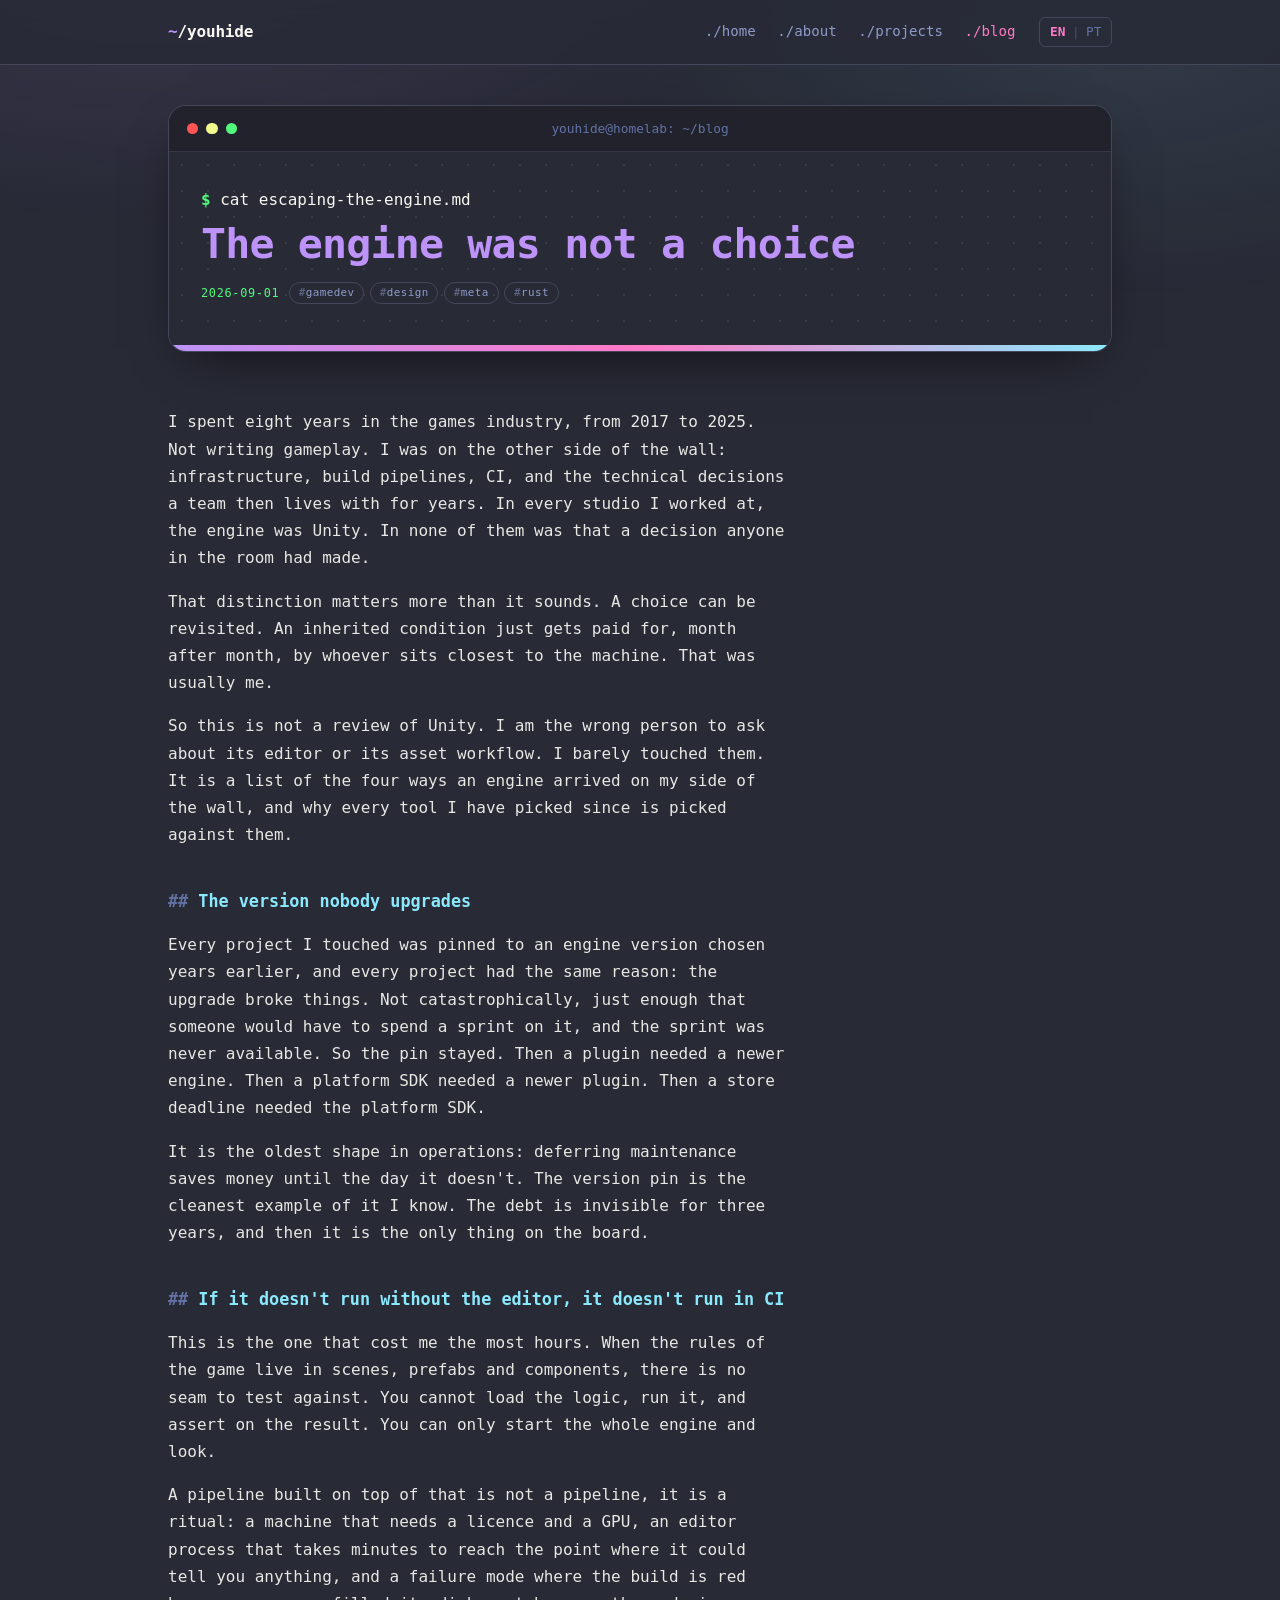
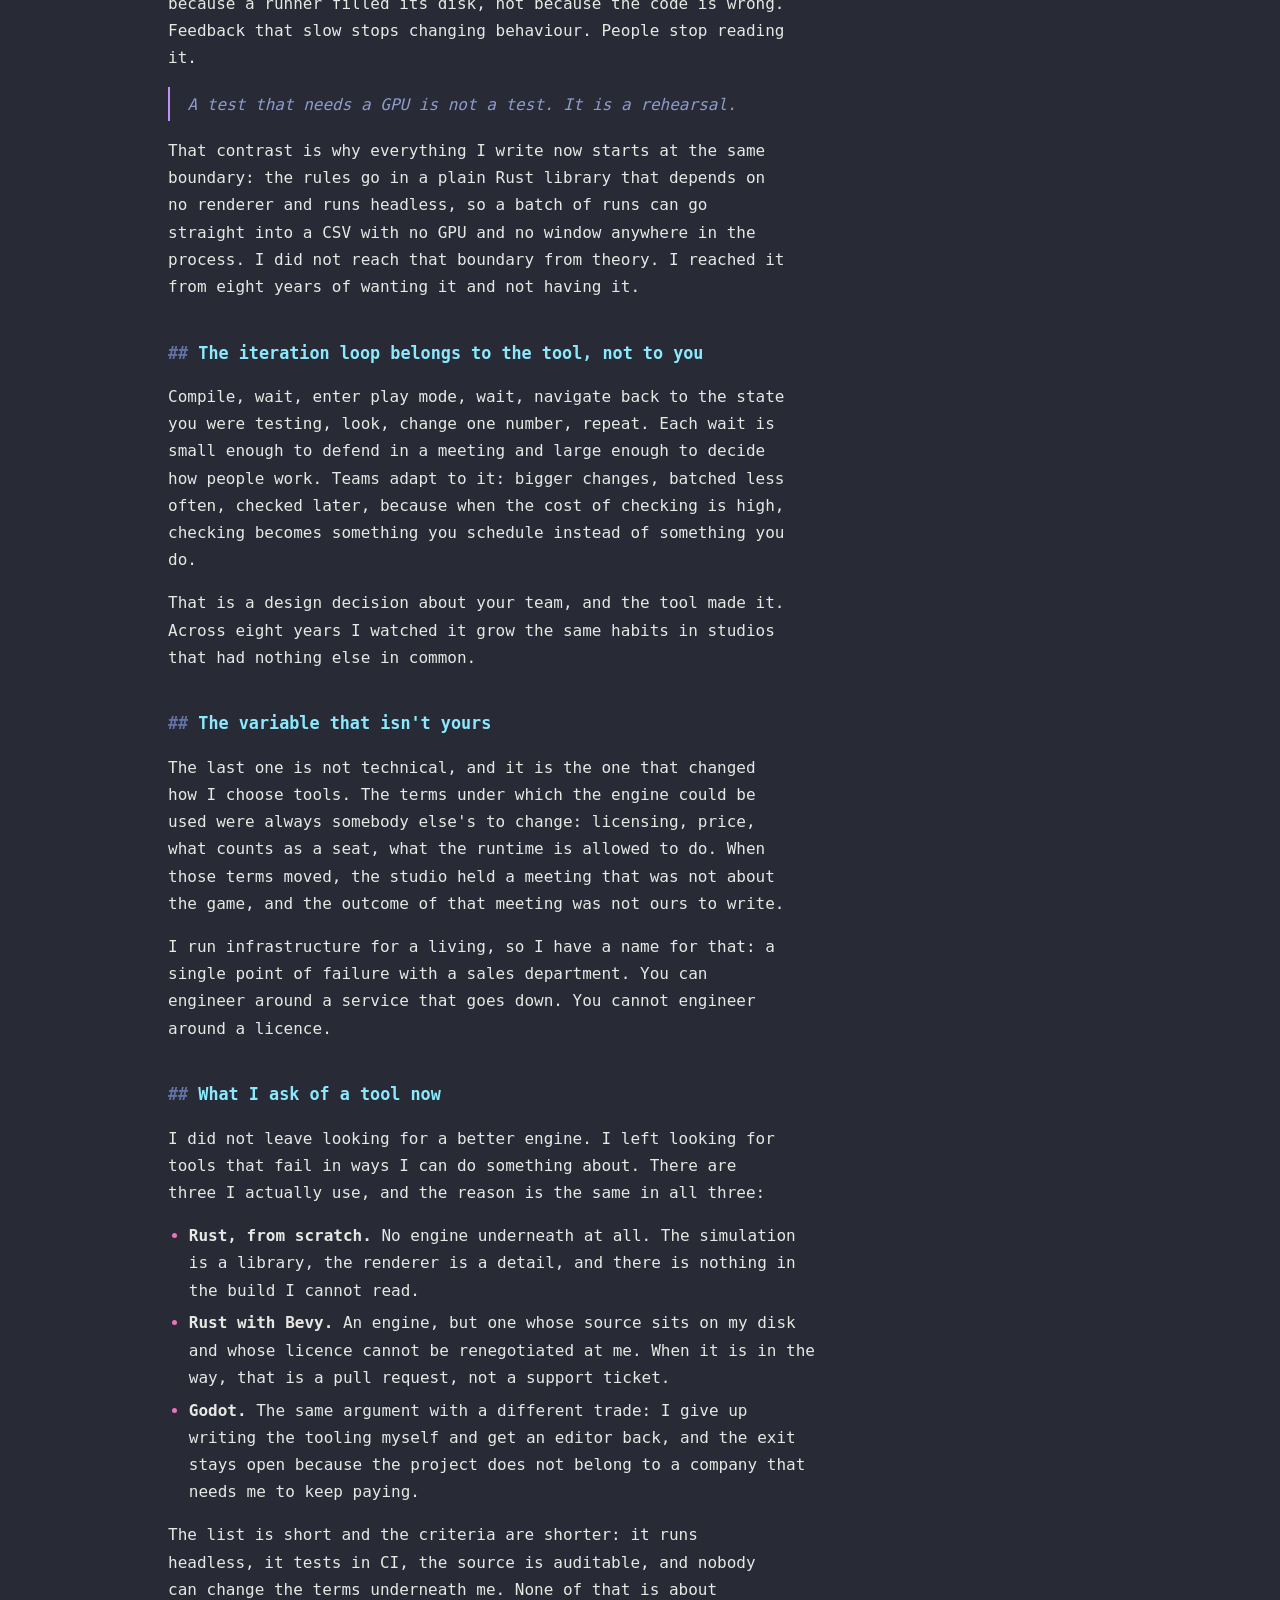
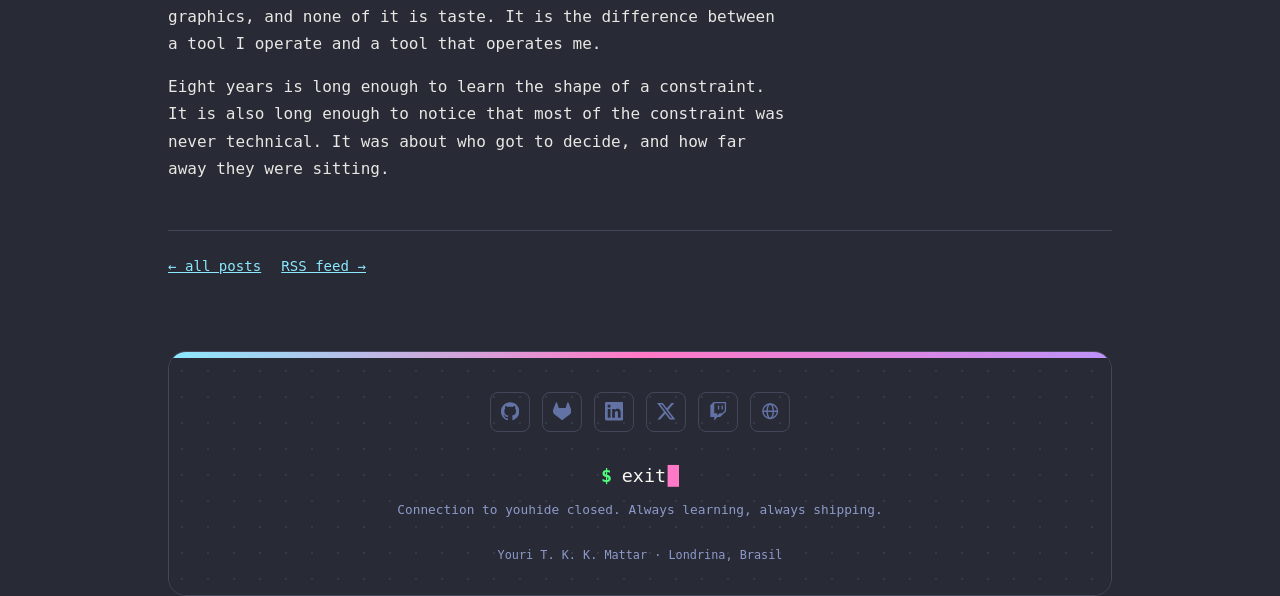
<file: site/blog/escaping-the-engine/index.html>
<!doctype html>
<html lang="en" data-lang="en">
<head>
<meta charset="utf-8">
<meta name="viewport" content="width=device-width, initial-scale=1">
<title>The engine was not a choice: eight years in the games industry — youHide</title>
<meta name="description" content="Eight years in the games industry, 2017 to 2025, on the infrastructure side of studios locked into Unity, and why every tool I pick now is picked against that.">
<meta name="author" content="Youri T. K. K. Mattar">
<meta name="theme-color" content="#282a36">
<link rel="canonical" href="https://youhide.com.br/blog/escaping-the-engine/">

<meta property="og:type" content="article">
<meta property="article:published_time" content="2026-09-01">
<meta property="og:title" content="The engine was not a choice: eight years in the games industry">
<meta property="og:description" content="Not a review of Unity. The four ways an engine reaches the infrastructure side of a studio: the version pin, logic that cannot leave the editor, the iteration loop, and a licence you do not control.">
<meta property="og:url" content="https://youhide.com.br/blog/escaping-the-engine/">
<meta property="og:image" content="https://youhide.com.br/img/og.png">
<meta name="twitter:card" content="summary_large_image">
<meta name="twitter:site" content="@_hideout">

<link rel="icon" href="../../favicon.svg" type="image/svg+xml">
<link rel="icon" href="../../favicon-32x32.png" sizes="32x32" type="image/png">
<link rel="apple-touch-icon" href="../../apple-touch-icon.png">
<link rel="manifest" href="../../site.webmanifest">
<link rel="alternate" type="application/rss+xml" title="youHide — blog" href="../../feed.xml">
<link rel="stylesheet" href="../../css/style.css">
<script src="../../js/main.js"></script>
</head>
<body>

<a class="skip" href="#main"><span lang="en">Skip to content</span><span lang="pt-BR">Pular para o conteúdo</span></a>

<header class="nav">
  <div class="wrap nav__inner">
    <a class="nav__brand" href="../../"><span>~</span>/youhide</a>
    <nav class="nav__links" aria-label="Main">
      <a href="../../">./home</a>
      <a href="../../about/">./about</a>
      <a href="../../projects/">./projects</a>
      <a href="../" aria-current="page">./blog</a>
    </nav>
    <button class="lang" id="lang-toggle" type="button" aria-label="Mudar para português">
      <span class="lang__opt" data-lang-opt="en">EN</span>
      <span class="lang__sep">|</span>
      <span class="lang__opt" data-lang-opt="pt-BR">PT</span>
    </button>
  </div>
</header>

<main id="main">
  <div class="wrap">

    <section class="term" aria-labelledby="page-title">
      <div class="term__bar">
        <span class="dot dot--red"></span>
        <span class="dot dot--yellow"></span>
        <span class="dot dot--green"></span>
        <span class="term__path">youhide@homelab: ~/blog</span>
      </div>
      <div class="term__body">
        <div class="term__main">
          <p class="prompt"><span class="prompt__sign">$</span>cat escaping-the-engine.md</p>
          <h1 class="page__title" id="page-title" lang="en">The engine was not a choice</h1>
          <h1 class="page__title" lang="pt-BR">A engine não era uma escolha</h1>
          <div class="post__meta">
            <time class="post-date" datetime="2026-09-01">2026-09-01</time>
            <ul class="post-tags">
              <li>gamedev</li><li>design</li><li>meta</li><li>rust</li>
            </ul>
          </div>
        </div>
      </div>
      <div class="term__accent"></div>
    </section>

    <article class="section post prose">

      <p lang="en">I spent eight years in the games industry, from 2017 to 2025. Not writing gameplay.
        I was on the other side of the wall: infrastructure, build pipelines, CI, and the technical
        decisions a team then lives with for years. In every studio I worked at, the engine was Unity.
        In none of them was that a decision anyone in the room had made.</p>
      <p lang="pt-BR">Passei oito anos na indústria de games, de 2017 a 2025. Não escrevendo gameplay.
        Eu estava do outro lado do muro: infraestrutura, pipeline de build, CI, e as decisões
        técnicas com as quais um time depois convive por anos. Em todos os estúdios onde trabalhei, a
        engine era Unity. Em nenhum deles isso tinha sido uma decisão tomada por alguém na sala.</p>

      <p lang="en">That distinction matters more than it sounds. A choice can be revisited. An
        inherited condition just gets paid for, month after month, by whoever sits closest to the
        machine. That was usually me.</p>
      <p lang="pt-BR">Essa distinção importa mais do que parece. Uma escolha pode ser revista. Uma
        condição herdada só é paga, mês após mês, por quem está sentado mais perto da máquina.
        Normalmente eu.</p>

      <p lang="en">So this is not a review of Unity. I am the wrong person to ask about its editor or
        its asset workflow. I barely touched them. It is a list of the four ways an engine arrived on
        my side of the wall, and why every tool I have picked since is picked against them.</p>
      <p lang="pt-BR">Então isto não é uma review do Unity. Sou a pessoa errada pra perguntar sobre o
        editor dele ou o fluxo de assets. Eu mal encostava neles. É uma lista das quatro maneiras
        pelas quais uma engine chegava do meu lado do muro, e por que toda ferramenta que escolhi
        desde então é escolhida contra elas.</p>

      <h2 lang="en">The version nobody upgrades</h2>
      <h2 lang="pt-BR">A versão que ninguém atualiza</h2>

      <p lang="en">Every project I touched was pinned to an engine version chosen years earlier, and
        every project had the same reason: the upgrade broke things. Not catastrophically, just
        enough that someone would have to spend a sprint on it, and the sprint was never available.
        So the pin stayed. Then a plugin needed a newer engine. Then a platform SDK needed a newer
        plugin. Then a store deadline needed the platform SDK.</p>
      <p lang="pt-BR">Todo projeto que eu peguei estava travado numa versão de engine escolhida anos
        antes, e todo projeto tinha o mesmo motivo: o upgrade quebrava coisas. Nada catastrófico,
        só o suficiente pra alguém ter que gastar uma sprint nisso, e a sprint nunca estava
        disponível. Então a trava ficava. Aí um plugin precisava de uma engine mais nova. Aí um SDK de
        plataforma precisava de um plugin mais novo. Aí um prazo de loja precisava do SDK de
        plataforma.</p>

      <p lang="en">It is the oldest shape in operations: deferring maintenance saves money until
        the day it doesn't. The version pin is the cleanest example of it I know. The debt is
        invisible for three years, and then it is the only thing on the board.</p>
      <p lang="pt-BR">É a história mais velha de operação: adiar manutenção economiza dinheiro até o
        dia em que não economiza. A trava de versão é o exemplo mais limpo disso que eu conheço. A
        dívida fica invisível por três anos, e aí ela é a única coisa no quadro.</p>

      <h2 lang="en">If it doesn't run without the editor, it doesn't run in CI</h2>
      <h2 lang="pt-BR">Se não roda sem o editor, não roda em CI</h2>

      <p lang="en">This is the one that cost me the most hours. When the rules of the game live in
        scenes, prefabs and components, there is no seam to test against. You cannot load the logic,
        run it, and assert on the result. You can only start the whole engine and look.</p>
      <p lang="pt-BR">Essa é a que mais me custou horas. Quando as regras do jogo moram em cenas,
        prefabs e componentes, não tem por onde encaixar um teste. Você não consegue carregar a lógica,
        rodar e verificar o resultado. Você só consegue subir a engine inteira e olhar.</p>

      <p lang="en">A pipeline built on top of that is not a pipeline, it is a ritual: a machine that
        needs a licence and a GPU, an editor process that takes minutes to reach the point where it
        could tell you anything, and a failure mode where the build is red because a runner filled its
        disk, not because the code is wrong. Feedback that slow stops changing behaviour. People
        stop reading it.</p>
      <p lang="pt-BR">Um pipeline construído em cima disso não é um pipeline, é um ritual: uma máquina
        que precisa de licença e de GPU, um processo de editor que leva minutos pra chegar no ponto em
        que poderia te dizer alguma coisa, e um modo de falha em que o build fica vermelho porque um
        runner encheu o disco, não porque o código está errado. Feedback tão lento deixa de mudar
        comportamento. As pessoas param de ler.</p>

      <blockquote lang="en">A test that needs a GPU is not a test. It is a rehearsal.</blockquote>
      <blockquote lang="pt-BR">Um teste que precisa de GPU não é um teste. É um ensaio.</blockquote>

      <p lang="en">That contrast is why everything I write now starts at the same boundary: the
        rules go in a plain Rust library that depends on no renderer and runs headless, so a batch of
        runs can go straight into a CSV with no GPU and no window anywhere in the process. I did not
        reach that boundary from theory. I reached it from eight years of wanting it and not having
        it.</p>
      <p lang="pt-BR">Esse contraste é a razão de tudo que eu escrevo hoje começar na mesma fronteira:
        as regras vão numa biblioteca Rust comum, que não depende de renderizador nenhum e roda
        headless, então uma leva de execuções vai direto pra um CSV, sem GPU e sem janela em lugar
        nenhum do processo. Eu não cheguei nessa fronteira pela teoria. Cheguei nela por oito anos de
        querer e não ter.</p>

      <h2 lang="en">The iteration loop belongs to the tool, not to you</h2>
      <h2 lang="pt-BR">O loop de iteração é da ferramenta, não seu</h2>

      <p lang="en">Compile, wait, enter play mode, wait, navigate back to the state you were testing,
        look, change one number, repeat. Each wait is small enough to defend in a meeting and large
        enough to decide how people work. Teams adapt to it: bigger changes, batched less often,
        checked later, because when the cost of checking is high, checking becomes something you
        schedule instead of something you do.</p>
      <p lang="pt-BR">Compilar, esperar, entrar em play mode, esperar, navegar de volta até o estado
        que você estava testando, olhar, mudar um número, repetir. Cada espera é pequena o suficiente
        pra ser defendida numa reunião e grande o suficiente pra decidir como as pessoas trabalham. Os
        times se adaptam: mudanças maiores, agrupadas com menos frequência, conferidas mais tarde,
        porque quando o custo de conferir é alto, conferir vira algo que você agenda em vez de algo
        que você faz.</p>

      <p lang="en">That is a design decision about your team, and the tool made it. Across eight years
        I watched it grow the same habits in studios that had nothing else in common.</p>
      <p lang="pt-BR">Isso é uma decisão de design sobre o seu time, e quem tomou foi a ferramenta. Ao
        longo de oito anos eu vi isso criar os mesmos hábitos em estúdios que não tinham mais nada em
        comum.</p>

      <h2 lang="en">The variable that isn't yours</h2>
      <h2 lang="pt-BR">A variável que não é sua</h2>

      <p lang="en">The last one is not technical, and it is the one that changed how I choose tools.
        The terms under which the engine could be used were always somebody else's to change:
        licensing, price, what counts as a seat, what the runtime is allowed to do. When those terms
        moved, the studio held a meeting that was not about the game, and the outcome of that meeting
        was not ours to write.</p>
      <p lang="pt-BR">A última não é técnica, e é a que mudou o jeito como eu escolho ferramentas. Os
        termos sob os quais a engine podia ser usada sempre estiveram na mão de outra pessoa:
        licenciamento, preço, o que conta como um assento, o que o runtime pode fazer. Quando esses
        termos se mexiam, o estúdio fazia uma reunião que não era sobre o jogo, e o resultado dessa
        reunião não era a gente que decidia.</p>

      <p lang="en">I run infrastructure for a living, so I have a name for that: a single point of
        failure with a sales department. You can engineer around a service that goes down. You cannot
        engineer around a licence.</p>
      <p lang="pt-BR">Eu vivo de operar infraestrutura, então eu tenho um nome pra isso: um ponto
        único de falha com departamento comercial. Dá pra contornar um serviço que cai. Não dá pra
        contornar uma licença.</p>

      <h2 lang="en">What I ask of a tool now</h2>
      <h2 lang="pt-BR">O que eu exijo de uma ferramenta hoje</h2>

      <p lang="en">I did not leave looking for a better engine. I left looking for tools that fail in
        ways I can do something about. There are three I actually use, and the reason is the same in
        all three:</p>
      <p lang="pt-BR">Eu não saí procurando uma engine melhor. Saí procurando ferramentas que falham
        de um jeito sobre o qual eu consigo fazer alguma coisa. São três que eu realmente uso, e o
        motivo é o mesmo nas três:</p>

      <ul lang="en">
        <li><strong>Rust, from scratch.</strong> No engine underneath at all. The simulation is a
          library, the renderer is a detail, and there is nothing in the build I cannot read.</li>
        <li><strong>Rust with Bevy.</strong> An engine, but one whose source sits on my disk and whose
          licence cannot be renegotiated at me. When it is in the way, that is a pull request, not a
          support ticket.</li>
        <li><strong>Godot.</strong> The same argument with a different trade: I give up writing the
          tooling myself and get an editor back, and the exit stays open because the project does not
          belong to a company that needs me to keep paying.</li>
      </ul>
      <ul lang="pt-BR">
        <li><strong>Rust, do zero.</strong> Nenhuma engine embaixo. A simulação é uma biblioteca, o
          renderizador é um detalhe, e não existe nada no build que eu não consiga ler.</li>
        <li><strong>Rust com Bevy.</strong> Uma engine, mas uma cujo código está no meu disco e cuja
          licença ninguém renegocia por cima de mim. Quando ela atrapalha, isso é um pull request,
          não um chamado de suporte.</li>
        <li><strong>Godot.</strong> O mesmo argumento com uma troca diferente: eu abro mão de escrever
          a ferramenta e ganho um editor de volta, e a saída continua aberta porque o projeto não
          pertence a uma empresa que precisa que eu continue pagando.</li>
      </ul>

      <p lang="en">The list is short and the criteria are shorter: it runs headless, it tests in CI,
        the source is auditable, and nobody can change the terms underneath me. None of that is about
        graphics, and none of it is taste. It is the difference between a tool I operate and a tool
        that operates me.</p>
      <p lang="pt-BR">A lista é curta e os critérios são mais curtos ainda: roda headless, testa em
        CI, o código é auditável, e ninguém muda os termos por cima de mim. Nada disso é sobre
        gráficos, e nada disso é gosto. É a diferença entre uma ferramenta que eu opero e uma
        ferramenta que me opera.</p>

      <p lang="en">Eight years is long enough to learn the shape of a constraint. It is also long
        enough to notice that most of the constraint was never technical. It was about who got to
        decide, and how far away they were sitting.</p>
      <p lang="pt-BR">Oito anos é tempo suficiente pra conhecer bem uma restrição. Também é
        tempo suficiente pra perceber que a maior parte da restrição nunca foi técnica. Era sobre quem
        podia decidir, e a que distância essa pessoa estava sentada.</p>

    </article>

    <nav class="post-nav" aria-label="Post navigation">
      <a href="../" lang="en">← all posts</a>
      <a href="../" lang="pt-BR">← todos os posts</a>
      <a href="../../feed.xml" lang="en">RSS feed →</a>
      <a href="../../feed.xml" lang="pt-BR">feed RSS →</a>
    </nav>

  </div>
</main>

<footer class="footer">
  <div class="wrap">
    <div class="footer__card">
      <div class="footer__accent"></div>
      <div class="footer__body">
        <ul class="social">
          <li><a href="https://github.com/youhide" aria-label="GitHub"><svg viewBox="0 0 24 24" aria-hidden="true"><path d="M12 .297c-6.63 0-12 5.373-12 12 0 5.303 3.438 9.8 8.205 11.385.6.113.82-.258.82-.577 0-.285-.01-1.04-.015-2.04-3.338.724-4.042-1.61-4.042-1.61C4.422 18.07 3.633 17.7 3.633 17.7c-1.087-.744.084-.729.084-.729 1.205.084 1.838 1.236 1.838 1.236 1.07 1.835 2.809 1.305 3.495.998.108-.776.417-1.305.76-1.605-2.665-.3-5.466-1.332-5.466-5.93 0-1.31.465-2.38 1.235-3.22-.135-.303-.54-1.523.105-3.176 0 0 1.005-.322 3.3 1.23.96-.267 1.98-.399 3-.405 1.02.006 2.04.138 3 .405 2.28-1.552 3.285-1.23 3.285-1.23.645 1.653.24 2.873.12 3.176.765.84 1.23 1.91 1.23 3.22 0 4.61-2.805 5.625-5.475 5.92.42.36.81 1.096.81 2.22 0 1.606-.015 2.896-.015 3.286 0 .315.21.69.825.57C20.565 22.092 24 17.592 24 12.297c0-6.627-5.373-12-12-12"/></svg></a></li>
          <li><a href="https://gitlab.com/youri" aria-label="GitLab"><svg viewBox="0 0 24 24" aria-hidden="true"><path d="m23.6 9.6-.03-.086L20.3.9a.851.851 0 0 0-.336-.405.876.876 0 0 0-1 .054.876.876 0 0 0-.29.44l-2.207 6.752H7.535L5.327.99a.858.858 0 0 0-.29-.441.876.876 0 0 0-1-.054.859.859 0 0 0-.336.405L.427 9.51l-.031.085a6.055 6.055 0 0 0 2.008 6.997l.01.009.03.022 4.964 3.72 2.456 1.86 1.496 1.13a1.01 1.01 0 0 0 1.22 0l1.496-1.13 2.456-1.86 4.994-3.742.013-.01a6.057 6.057 0 0 0 2.06-6.99Z"/></svg></a></li>
          <li><a href="https://linkedin.com/in/yourimattar" aria-label="LinkedIn"><svg viewBox="0 0 24 24" aria-hidden="true"><path d="M20.447 20.452h-3.554v-5.569c0-1.328-.027-3.037-1.852-3.037-1.853 0-2.136 1.445-2.136 2.939v5.667H9.351V9h3.414v1.561h.046c.477-.9 1.637-1.85 3.37-1.85 3.601 0 4.267 2.37 4.267 5.455v6.286zM5.337 7.433a2.062 2.062 0 0 1-2.063-2.065 2.064 2.064 0 1 1 2.063 2.065zm1.782 13.019H3.555V9h3.564v11.452zM22.225 0H1.771C.792 0 0 .774 0 1.729v20.542C0 23.227.792 24 1.771 24h20.451C23.2 24 24 23.227 24 22.271V1.729C24 .774 23.2 0 22.222 0h.003z"/></svg></a></li>
          <li><a href="https://x.com/_hideout" aria-label="X"><svg viewBox="0 0 24 24" aria-hidden="true"><path d="M18.901 1.153h3.68l-8.04 9.19L24 22.846h-7.406l-5.8-7.584-6.638 7.584H.474l8.6-9.83L0 1.154h7.594l5.243 6.932ZM17.61 20.644h2.039L6.486 3.24H4.298Z"/></svg></a></li>
          <li><a href="https://twitch.tv/youhide" aria-label="Twitch"><svg viewBox="0 0 24 24" aria-hidden="true"><path d="M11.571 4.714h1.715v5.143H11.57zm4.715 0H18v5.143h-1.714zM6 0L1.714 4.286v15.428h5.143V24l4.286-4.286h3.428L22.286 12V0zm14.571 11.143l-3.428 3.428h-3.429l-3 3v-3H6.857V1.714h13.714z"/></svg></a></li>
          <li><a href="https://postrite.app" aria-label="PostRite"><svg class="icon--stroke" viewBox="0 0 24 24" aria-hidden="true"><circle cx="12" cy="12" r="9.5"/><ellipse cx="12" cy="12" rx="4" ry="9.5"/><path d="M2.5 12h19"/></svg></a></li>
        </ul>

        <p class="footer__exit"><span class="prompt__sign">$</span>exit<span class="cursor" aria-hidden="true">█</span></p>
        <p class="footer__note">
          <span lang="en">Connection to youhide closed. Always learning, always shipping.</span>
          <span lang="pt-BR">Conexão com youhide encerrada. Sempre aprendendo, sempre entregando.</span>
        </p>
        <p class="footer__meta">Youri T. K. K. Mattar · Londrina, Brasil</p>
      </div>
    </div>
  </div>
</footer>

</body>
</html>
</file>
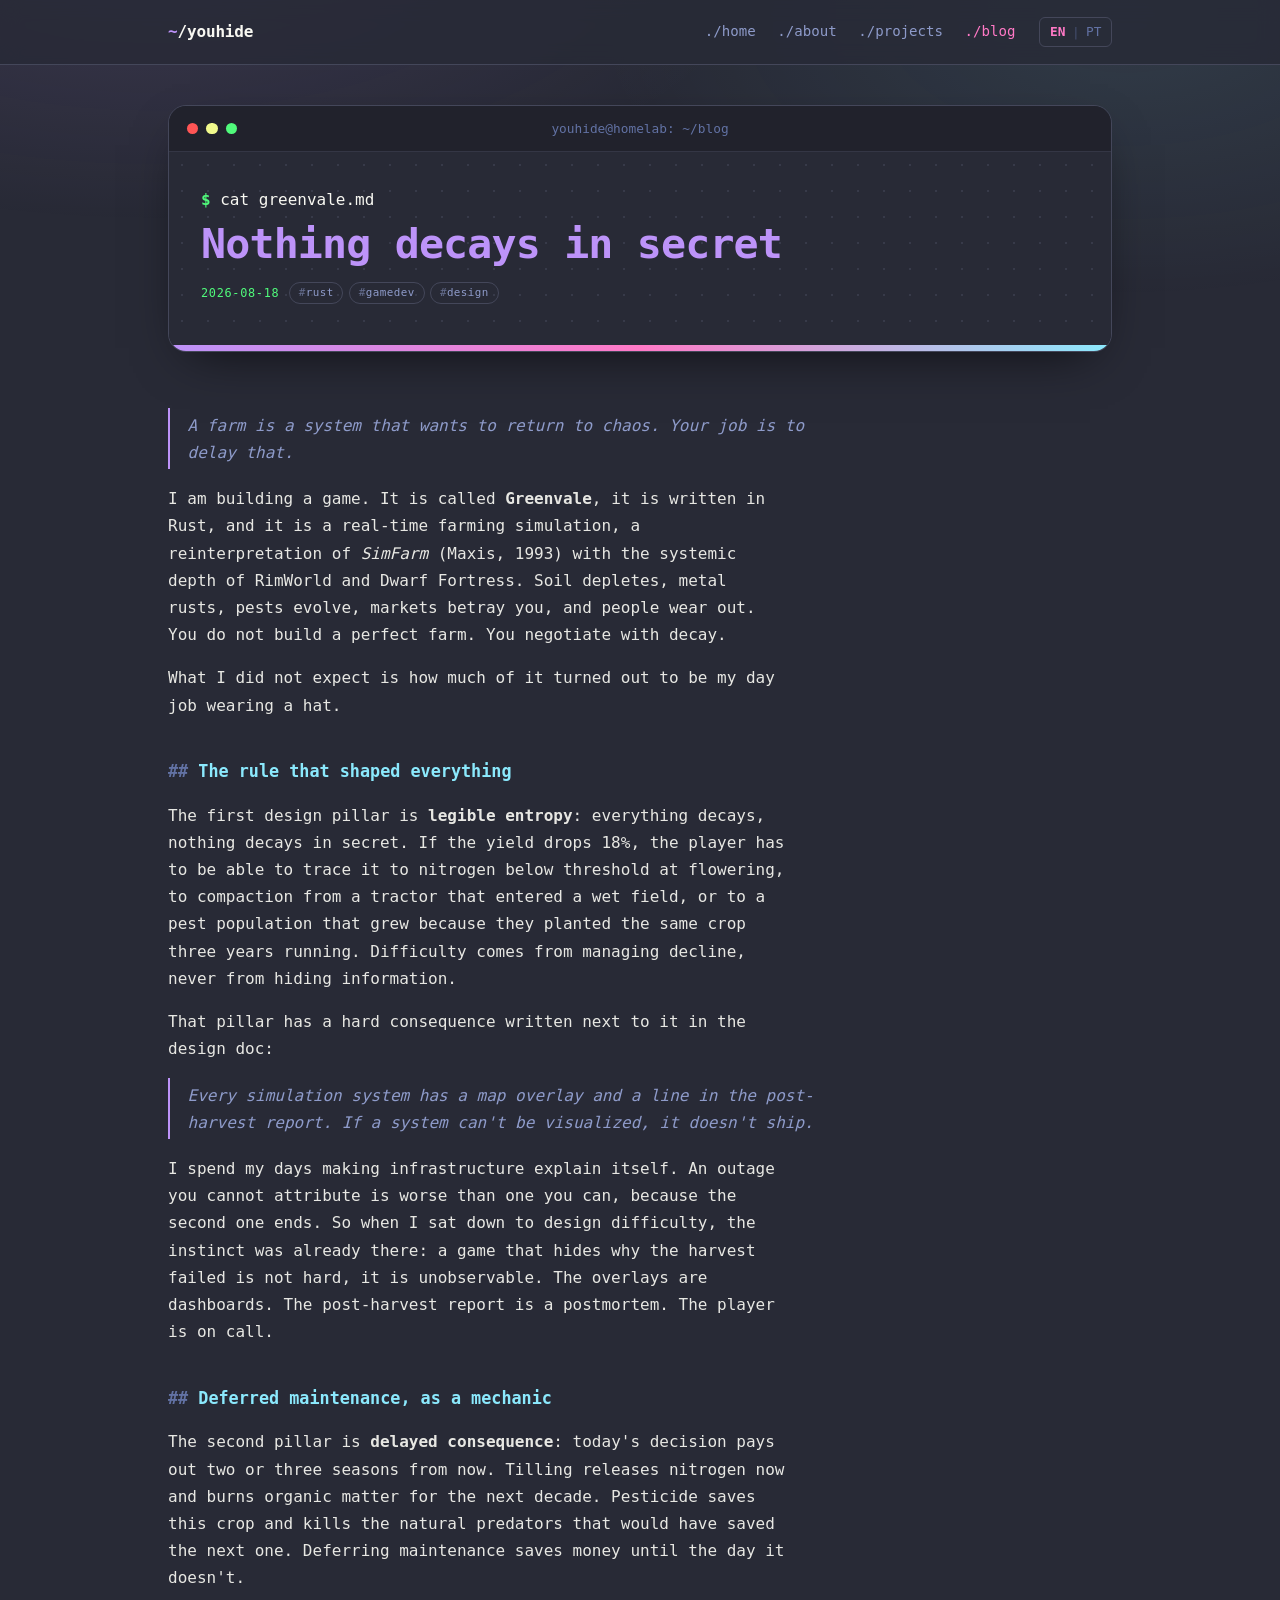
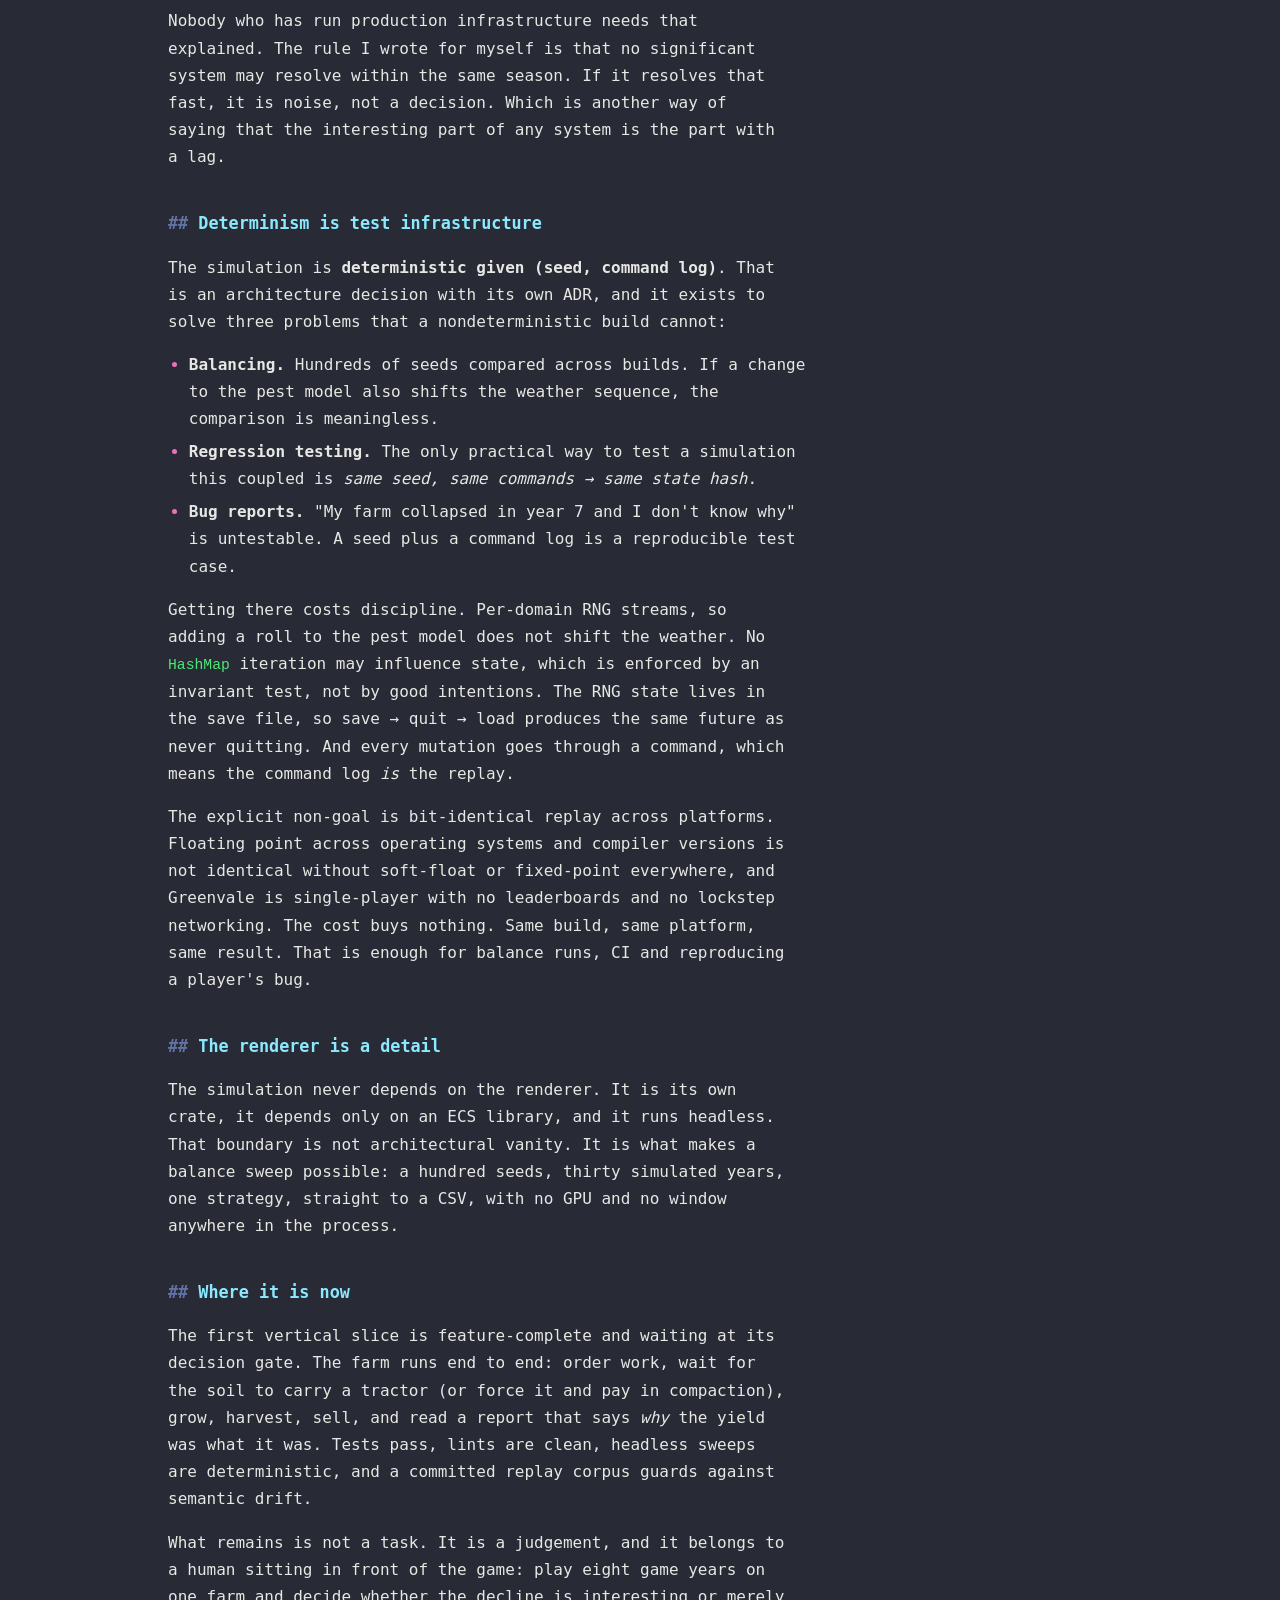
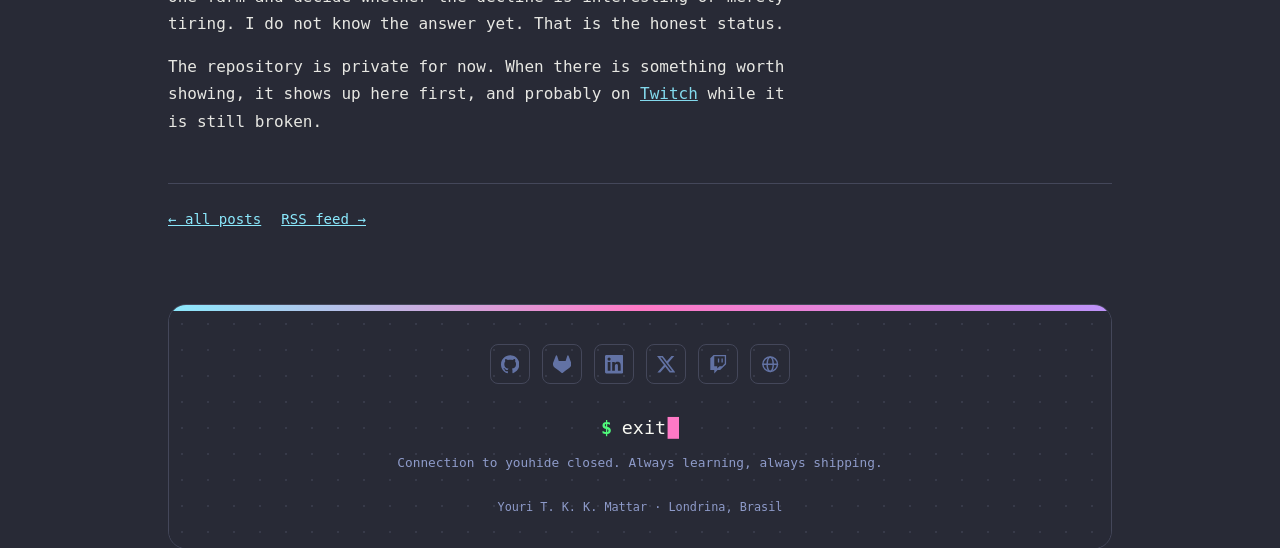
<file: site/blog/greenvale/index.html>
<!doctype html>
<html lang="en" data-lang="en">
<head>
<meta charset="utf-8">
<meta name="viewport" content="width=device-width, initial-scale=1">
<title>Nothing decays in secret: building Greenvale — youHide</title>
<meta name="description" content="Greenvale is a farming simulation in Rust where soil depletes, metal rusts and pests evolve, and every loss is traceable to a cause. Building a game with the instincts of a platform engineer.">
<meta name="author" content="Youri T. K. K. Mattar">
<meta name="theme-color" content="#282a36">
<link rel="canonical" href="https://youhide.com.br/blog/greenvale/">

<meta property="og:type" content="article">
<meta property="article:published_time" content="2026-08-18">
<meta property="og:title" content="Nothing decays in secret: building Greenvale">
<meta property="og:description" content="A farming simulation in Rust where every loss is traceable to a cause. Observability, deferred maintenance and determinism, applied to soil.">
<meta property="og:url" content="https://youhide.com.br/blog/greenvale/">
<meta property="og:image" content="https://youhide.com.br/img/og.png">
<meta name="twitter:card" content="summary_large_image">
<meta name="twitter:site" content="@_hideout">

<link rel="icon" href="../../favicon.svg" type="image/svg+xml">
<link rel="icon" href="../../favicon-32x32.png" sizes="32x32" type="image/png">
<link rel="apple-touch-icon" href="../../apple-touch-icon.png">
<link rel="manifest" href="../../site.webmanifest">
<link rel="alternate" type="application/rss+xml" title="youHide — blog" href="../../feed.xml">
<link rel="stylesheet" href="../../css/style.css">
<script src="../../js/main.js"></script>
</head>
<body>

<a class="skip" href="#main"><span lang="en">Skip to content</span><span lang="pt-BR">Pular para o conteúdo</span></a>

<header class="nav">
  <div class="wrap nav__inner">
    <a class="nav__brand" href="../../"><span>~</span>/youhide</a>
    <nav class="nav__links" aria-label="Main">
      <a href="../../">./home</a>
      <a href="../../about/">./about</a>
      <a href="../../projects/">./projects</a>
      <a href="../" aria-current="page">./blog</a>
    </nav>
    <button class="lang" id="lang-toggle" type="button" aria-label="Mudar para português">
      <span class="lang__opt" data-lang-opt="en">EN</span>
      <span class="lang__sep">|</span>
      <span class="lang__opt" data-lang-opt="pt-BR">PT</span>
    </button>
  </div>
</header>

<main id="main">
  <div class="wrap">

    <section class="term" aria-labelledby="page-title">
      <div class="term__bar">
        <span class="dot dot--red"></span>
        <span class="dot dot--yellow"></span>
        <span class="dot dot--green"></span>
        <span class="term__path">youhide@homelab: ~/blog</span>
      </div>
      <div class="term__body">
        <div class="term__main">
          <p class="prompt"><span class="prompt__sign">$</span>cat greenvale.md</p>
          <h1 class="page__title" id="page-title" lang="en">Nothing decays in secret</h1>
          <h1 class="page__title" lang="pt-BR">Nada apodrece em segredo</h1>
          <div class="post__meta">
            <time class="post-date" datetime="2026-08-18">2026-08-18</time>
            <ul class="post-tags">
              <li>rust</li><li>gamedev</li><li>design</li>
            </ul>
          </div>
        </div>
      </div>
      <div class="term__accent"></div>
    </section>

    <article class="section post prose">

      <blockquote lang="en">A farm is a system that wants to return to chaos. Your job is to delay that.</blockquote>
      <blockquote lang="pt-BR">Uma fazenda é um sistema que quer voltar ao caos. Seu trabalho é adiar isso.</blockquote>

      <p lang="en">I am building a game. It is called <strong>Greenvale</strong>, it is written in Rust, and
        it is a real-time farming simulation, a reinterpretation of <em>SimFarm</em> (Maxis, 1993) with
        the systemic depth of RimWorld and Dwarf Fortress. Soil depletes, metal rusts, pests evolve,
        markets betray you, and people wear out. You do not build a perfect farm. You negotiate with
        decay.</p>
      <p lang="pt-BR">Estou construindo um jogo. Ele se chama <strong>Greenvale</strong>, é escrito em
        Rust, e é um simulador de fazenda em tempo real, uma releitura de <em>SimFarm</em> (Maxis, 1993)
        com a profundidade sistêmica de RimWorld e Dwarf Fortress. O solo se esgota, o metal enferruja,
        as pragas evoluem, o mercado te trai e as pessoas se desgastam. Você não constrói uma fazenda
        perfeita. Você negocia com a decadência.</p>

      <p lang="en">What I did not expect is how much of it turned out to be my day job wearing a hat.</p>
      <p lang="pt-BR">O que eu não esperava é o quanto disso acabou sendo o meu trabalho de todo dia,
        só que fantasiado.</p>

      <h2 lang="en">The rule that shaped everything</h2>
      <h2 lang="pt-BR">A regra que moldou tudo</h2>

      <p lang="en">The first design pillar is <strong>legible entropy</strong>: everything decays,
        nothing decays in secret. If the yield drops 18%, the player has to be able to trace it to
        nitrogen below threshold at flowering, to compaction from a tractor that entered a wet field, or
        to a pest population that grew because they planted the same crop three years running. Difficulty
        comes from managing decline, never from hiding information.</p>
      <p lang="pt-BR">O primeiro pilar de design é <strong>entropia legível</strong>: tudo se degrada,
        nada se degrada em segredo. Se a colheita cai 18%, o jogador precisa conseguir rastrear o
        porquê, seja nitrogênio abaixo do limite na floração, compactação de um trator que entrou em campo
        molhado ou uma população de pragas que cresceu porque ele plantou a mesma cultura três anos
        seguidos. A dificuldade vem de administrar o declínio, nunca de esconder informação.</p>

      <p lang="en">That pillar has a hard consequence written next to it in the design doc:</p>
      <p lang="pt-BR">Esse pilar tem uma consequência dura escrita ao lado dele no documento de design:</p>

      <blockquote lang="en">Every simulation system has a map overlay and a line in the post-harvest
        report. If a system can't be visualized, it doesn't ship.</blockquote>
      <blockquote lang="pt-BR">Todo sistema de simulação tem um overlay no mapa e uma linha no
        relatório pós-colheita. Se um sistema não pode ser visualizado, ele não entra.</blockquote>

      <p lang="en">I spend my days making infrastructure explain itself. An outage you cannot attribute
        is worse than one you can, because the second one ends. So when I sat down to design difficulty,
        the instinct was already there: a game that hides why the harvest failed is not hard, it is
        unobservable. The overlays are dashboards. The post-harvest report is a postmortem. The player
        is on call.</p>
      <p lang="pt-BR">Eu passo meus dias fazendo infraestrutura se explicar. Uma indisponibilidade que
        você não consegue atribuir é pior do que uma que você consegue, porque a segunda termina. Então
        quando sentei pra desenhar a dificuldade, o instinto já estava lá: um jogo que esconde por que a
        colheita falhou não é difícil, ele é inobservável. Os overlays são dashboards. O relatório
        pós-colheita é um postmortem. O jogador está de plantão.</p>

      <h2 lang="en">Deferred maintenance, as a mechanic</h2>
      <h2 lang="pt-BR">Manutenção adiada, como mecânica</h2>

      <p lang="en">The second pillar is <strong>delayed consequence</strong>: today's decision pays out
        two or three seasons from now. Tilling releases nitrogen now and burns organic matter for the
        next decade. Pesticide saves this crop and kills the natural predators that would have saved the
        next one. Deferring maintenance saves money until the day it doesn't.</p>
      <p lang="pt-BR">O segundo pilar é <strong>consequência adiada</strong>: a decisão de hoje só
        dá resultado daqui a duas ou três safras. Arar libera nitrogênio agora e queima matéria orgânica pela próxima
        década. O agrotóxico salva esta safra e mata os predadores naturais que teriam salvado a próxima.
        Adiar manutenção economiza dinheiro até o dia em que não economiza.</p>

      <p lang="en">Nobody who has run production infrastructure needs that explained. The rule I wrote
        for myself is that no significant system may resolve within the same season. If it resolves
        that fast, it is noise, not a decision. Which is another way of saying that the interesting part
        of any system is the part with a lag.</p>
      <p lang="pt-BR">Ninguém que já operou infraestrutura em produção precisa que isso seja explicado.
        A regra que escrevi pra mim mesmo é que nenhum sistema relevante pode se resolver dentro da mesma
        estação. Se resolve tão rápido, é ruído, não é decisão. O que é outro jeito de dizer que a parte
        interessante de qualquer sistema é a parte que tem atraso.</p>

      <h2 lang="en">Determinism is test infrastructure</h2>
      <h2 lang="pt-BR">Determinismo é infraestrutura de teste</h2>

      <p lang="en">The simulation is <strong>deterministic given (seed, command log)</strong>. That is an
        architecture decision with its own ADR, and it exists to solve three problems that a
        nondeterministic build cannot:</p>
      <p lang="pt-BR">A simulação é <strong>determinística dados (seed, log de comandos)</strong>. Essa é
        uma decisão de arquitetura com ADR próprio, e ela existe pra resolver três problemas que um build
        não determinístico não resolve:</p>

      <ul lang="en">
        <li><strong>Balancing.</strong> Hundreds of seeds compared across builds. If a change to the pest
          model also shifts the weather sequence, the comparison is meaningless.</li>
        <li><strong>Regression testing.</strong> The only practical way to test a simulation this coupled
          is <em>same seed, same commands → same state hash</em>.</li>
        <li><strong>Bug reports.</strong> "My farm collapsed in year 7 and I don't know why" is
          untestable. A seed plus a command log is a reproducible test case.</li>
      </ul>
      <ul lang="pt-BR">
        <li><strong>Balanceamento.</strong> Centenas de seeds comparadas entre builds. Se uma mudança no
          modelo de pragas também desloca a sequência do clima, a comparação não significa nada.</li>
        <li><strong>Teste de regressão.</strong> O único jeito prático de testar uma simulação tão
          acoplada é <em>mesma seed, mesmos comandos → mesmo hash de estado</em>.</li>
        <li><strong>Relatos de bug.</strong> "Minha fazenda colapsou no ano 7 e eu não sei por quê" não é
          testável. Uma seed mais um log de comandos é um caso de teste reproduzível.</li>
      </ul>

      <p lang="en">Getting there costs discipline. Per-domain RNG streams, so adding a roll to the pest
        model does not shift the weather. No <code>HashMap</code> iteration may influence state, which is
        enforced by an invariant test, not by good intentions. The RNG state lives in the save file, so
        save → quit → load produces the same future as never quitting. And every mutation goes through a
        command, which means the command log <em>is</em> the replay.</p>
      <p lang="pt-BR">Chegar lá custa disciplina. Streams de RNG por domínio, pra que adicionar um sorteio
        no modelo de pragas não desloque o clima. Nenhuma iteração de <code>HashMap</code> pode influenciar
        o estado, e quem garante é um teste de invariante, não a boa intenção. O estado do RNG mora no save,
        então salvar → sair → carregar produz o mesmo futuro que nunca ter saído. E toda mutação passa por
        um comando, o que significa que o log de comandos <em>é</em> o replay.</p>

      <p lang="en">The explicit non-goal is bit-identical replay across platforms. Floating point across
        operating systems and compiler versions is not identical without soft-float or fixed-point
        everywhere, and Greenvale is single-player with no leaderboards and no lockstep networking. The
        cost buys nothing. Same build, same platform, same result. That is enough for balance runs, CI
        and reproducing a player's bug.</p>
      <p lang="pt-BR">O não-objetivo explícito é replay bit a bit idêntico entre plataformas. Ponto
        flutuante entre sistemas operacionais e versões de compilador não é idêntico sem soft-float ou
        ponto fixo em tudo, e Greenvale é single-player, sem placar e sem rede em lockstep. O custo não
        compra nada. Mesmo build, mesma plataforma, mesmo resultado. Isso basta pra rodadas de
        balanceamento, CI e reproduzir o bug de um jogador.</p>

      <h2 lang="en">The renderer is a detail</h2>
      <h2 lang="pt-BR">O renderizador é um detalhe</h2>

      <p lang="en">The simulation never depends on the renderer. It is its own crate, it depends only on
        an ECS library, and it runs headless. That boundary is not architectural vanity. It is what makes
        a balance sweep possible: a hundred seeds, thirty simulated years, one strategy, straight to a CSV,
        with no GPU and no window anywhere in the process.</p>
      <p lang="pt-BR">A simulação nunca depende do renderizador. Ela é um crate próprio, depende só de uma
        biblioteca de ECS, e roda headless. Essa fronteira não é vaidade de arquitetura. É o que torna
        possível uma varredura de balanceamento: cem seeds, trinta anos simulados, uma estratégia, direto
        pra um CSV, sem GPU e sem janela em lugar nenhum do processo.</p>

      <h2 lang="en">Where it is now</h2>
      <h2 lang="pt-BR">Onde está agora</h2>

      <p lang="en">The first vertical slice is feature-complete and waiting at its decision gate. The farm
        runs end to end: order work, wait for the soil to carry a tractor (or force it and pay in
        compaction), grow, harvest, sell, and read a report that says <em>why</em> the yield was what it
        was. Tests pass, lints are clean, headless sweeps are deterministic, and a committed replay corpus
        guards against semantic drift.</p>
      <p lang="pt-BR">A primeira fatia vertical está completa e parada no ponto de decisão. A
        fazenda roda de ponta a ponta: ordenar o trabalho, esperar o solo aguentar um trator (ou forçar e
        pagar em compactação), crescer, colher, vender, e ler um relatório que diz <em>por que</em> a
        colheita foi o que foi. Os testes passam, os lints estão limpos, as varreduras headless são
        determinísticas, e um corpus de replay commitado protege contra desvio semântico.</p>

      <p lang="en">What remains is not a task. It is a judgement, and it belongs to a human sitting in
        front of the game: play eight game years on one farm and decide whether the decline is interesting
        or merely tiring. I do not know the answer yet. That is the honest status.</p>
      <p lang="pt-BR">O que falta não é uma tarefa. É um julgamento, e ele pertence a um humano sentado na
        frente do jogo: jogar oito anos de jogo em uma fazenda e decidir se o declínio é interessante ou só
        cansativo. Eu ainda não sei a resposta. O status, sem enfeite, é esse.</p>

      <p lang="en">The repository is private for now. When there is something worth showing, it shows up
        here first, and probably on <a href="https://twitch.tv/youhide">Twitch</a> while it is still
        broken.</p>
      <p lang="pt-BR">O repositório está privado por enquanto. Quando tiver alguma coisa que valha a pena
        mostrar, aparece aqui primeiro, e provavelmente na <a href="https://twitch.tv/youhide">Twitch</a>
        enquanto ainda estiver quebrado.</p>

    </article>

    <nav class="post-nav" aria-label="Post navigation">
      <a href="../" lang="en">← all posts</a>
      <a href="../" lang="pt-BR">← todos os posts</a>
      <a href="../../feed.xml" lang="en">RSS feed →</a>
      <a href="../../feed.xml" lang="pt-BR">feed RSS →</a>
    </nav>

  </div>
</main>

<footer class="footer">
  <div class="wrap">
    <div class="footer__card">
      <div class="footer__accent"></div>
      <div class="footer__body">
        <ul class="social">
          <li><a href="https://github.com/youhide" aria-label="GitHub"><svg viewBox="0 0 24 24" aria-hidden="true"><path d="M12 .297c-6.63 0-12 5.373-12 12 0 5.303 3.438 9.8 8.205 11.385.6.113.82-.258.82-.577 0-.285-.01-1.04-.015-2.04-3.338.724-4.042-1.61-4.042-1.61C4.422 18.07 3.633 17.7 3.633 17.7c-1.087-.744.084-.729.084-.729 1.205.084 1.838 1.236 1.838 1.236 1.07 1.835 2.809 1.305 3.495.998.108-.776.417-1.305.76-1.605-2.665-.3-5.466-1.332-5.466-5.93 0-1.31.465-2.38 1.235-3.22-.135-.303-.54-1.523.105-3.176 0 0 1.005-.322 3.3 1.23.96-.267 1.98-.399 3-.405 1.02.006 2.04.138 3 .405 2.28-1.552 3.285-1.23 3.285-1.23.645 1.653.24 2.873.12 3.176.765.84 1.23 1.91 1.23 3.22 0 4.61-2.805 5.625-5.475 5.92.42.36.81 1.096.81 2.22 0 1.606-.015 2.896-.015 3.286 0 .315.21.69.825.57C20.565 22.092 24 17.592 24 12.297c0-6.627-5.373-12-12-12"/></svg></a></li>
          <li><a href="https://gitlab.com/youri" aria-label="GitLab"><svg viewBox="0 0 24 24" aria-hidden="true"><path d="m23.6 9.6-.03-.086L20.3.9a.851.851 0 0 0-.336-.405.876.876 0 0 0-1 .054.876.876 0 0 0-.29.44l-2.207 6.752H7.535L5.327.99a.858.858 0 0 0-.29-.441.876.876 0 0 0-1-.054.859.859 0 0 0-.336.405L.427 9.51l-.031.085a6.055 6.055 0 0 0 2.008 6.997l.01.009.03.022 4.964 3.72 2.456 1.86 1.496 1.13a1.01 1.01 0 0 0 1.22 0l1.496-1.13 2.456-1.86 4.994-3.742.013-.01a6.057 6.057 0 0 0 2.06-6.99Z"/></svg></a></li>
          <li><a href="https://linkedin.com/in/yourimattar" aria-label="LinkedIn"><svg viewBox="0 0 24 24" aria-hidden="true"><path d="M20.447 20.452h-3.554v-5.569c0-1.328-.027-3.037-1.852-3.037-1.853 0-2.136 1.445-2.136 2.939v5.667H9.351V9h3.414v1.561h.046c.477-.9 1.637-1.85 3.37-1.85 3.601 0 4.267 2.37 4.267 5.455v6.286zM5.337 7.433a2.062 2.062 0 0 1-2.063-2.065 2.064 2.064 0 1 1 2.063 2.065zm1.782 13.019H3.555V9h3.564v11.452zM22.225 0H1.771C.792 0 0 .774 0 1.729v20.542C0 23.227.792 24 1.771 24h20.451C23.2 24 24 23.227 24 22.271V1.729C24 .774 23.2 0 22.222 0h.003z"/></svg></a></li>
          <li><a href="https://x.com/_hideout" aria-label="X"><svg viewBox="0 0 24 24" aria-hidden="true"><path d="M18.901 1.153h3.68l-8.04 9.19L24 22.846h-7.406l-5.8-7.584-6.638 7.584H.474l8.6-9.83L0 1.154h7.594l5.243 6.932ZM17.61 20.644h2.039L6.486 3.24H4.298Z"/></svg></a></li>
          <li><a href="https://twitch.tv/youhide" aria-label="Twitch"><svg viewBox="0 0 24 24" aria-hidden="true"><path d="M11.571 4.714h1.715v5.143H11.57zm4.715 0H18v5.143h-1.714zM6 0L1.714 4.286v15.428h5.143V24l4.286-4.286h3.428L22.286 12V0zm14.571 11.143l-3.428 3.428h-3.429l-3 3v-3H6.857V1.714h13.714z"/></svg></a></li>
          <li><a href="https://postrite.app" aria-label="PostRite"><svg class="icon--stroke" viewBox="0 0 24 24" aria-hidden="true"><circle cx="12" cy="12" r="9.5"/><ellipse cx="12" cy="12" rx="4" ry="9.5"/><path d="M2.5 12h19"/></svg></a></li>
        </ul>

        <p class="footer__exit"><span class="prompt__sign">$</span>exit<span class="cursor" aria-hidden="true">█</span></p>
        <p class="footer__note">
          <span lang="en">Connection to youhide closed. Always learning, always shipping.</span>
          <span lang="pt-BR">Conexão com youhide encerrada. Sempre aprendendo, sempre entregando.</span>
        </p>
        <p class="footer__meta">Youri T. K. K. Mattar · Londrina, Brasil</p>
      </div>
    </div>
  </div>
</footer>

</body>
</html>
</file>
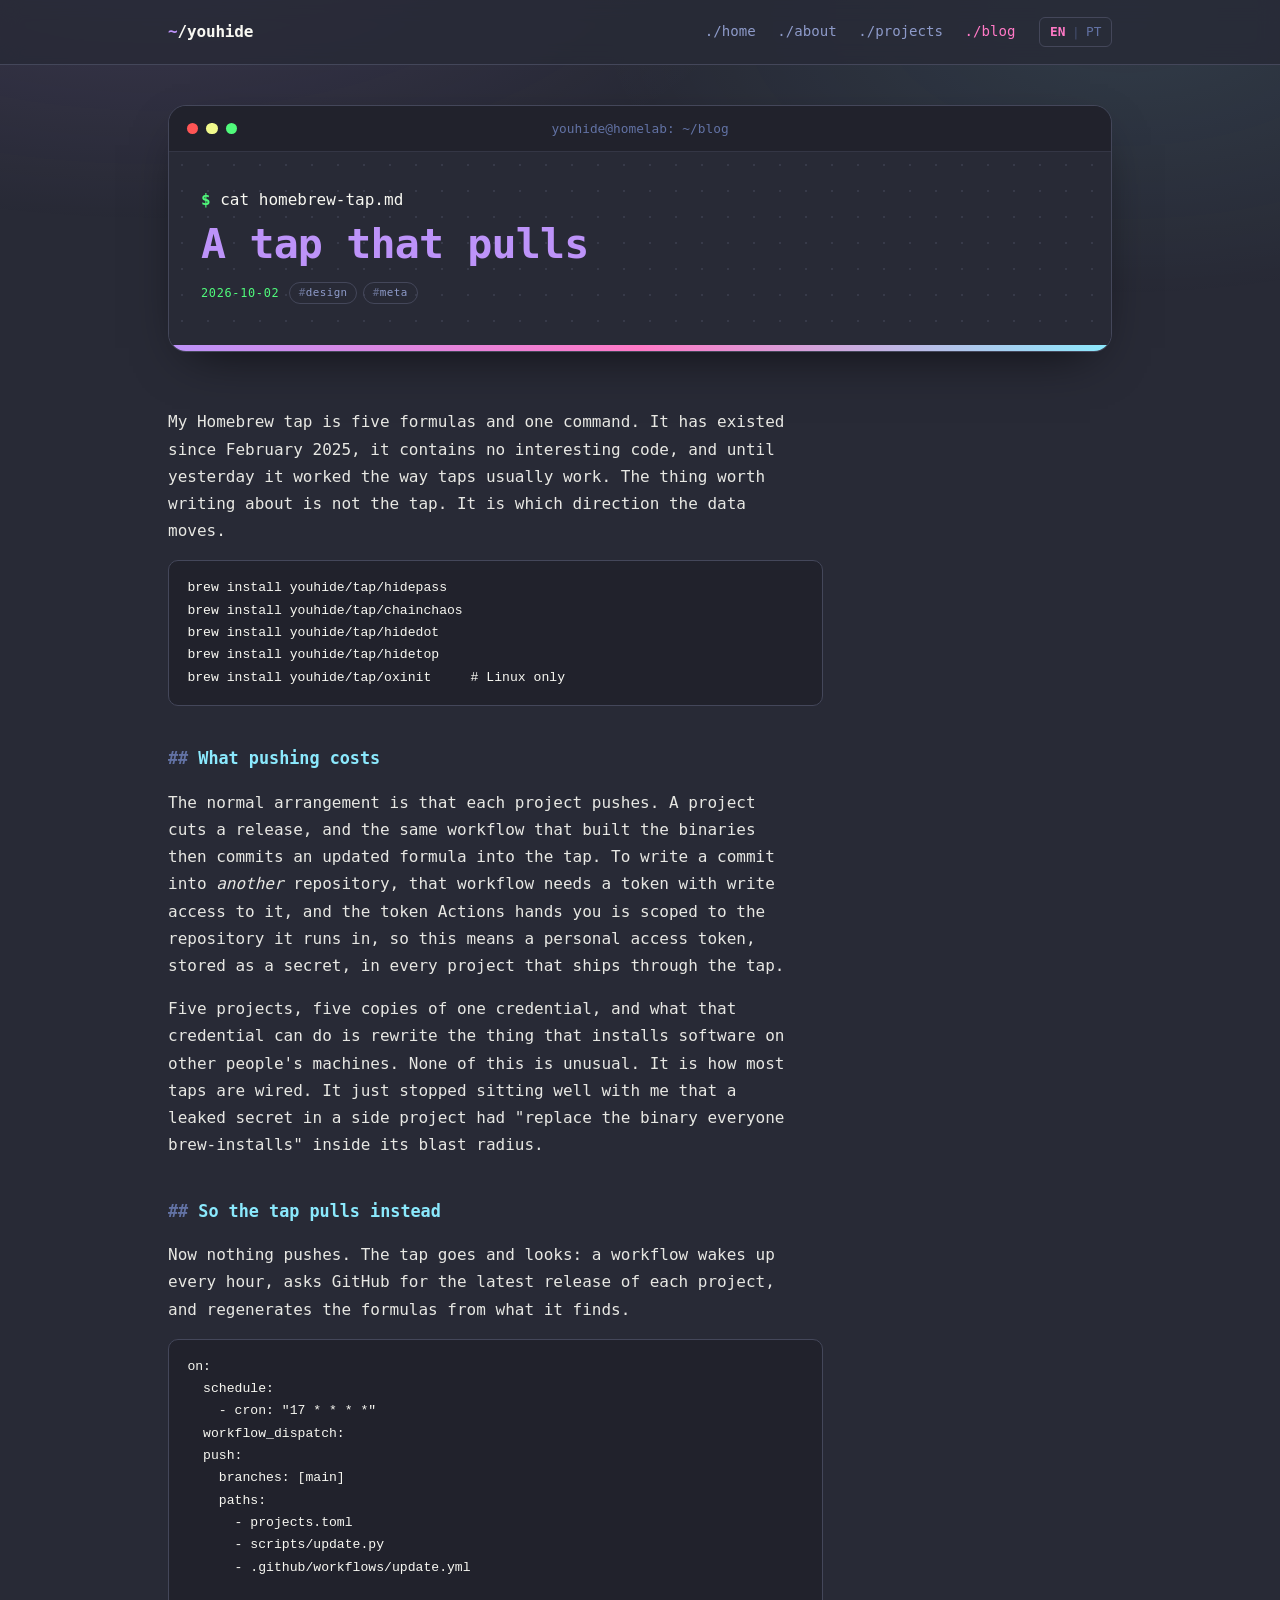
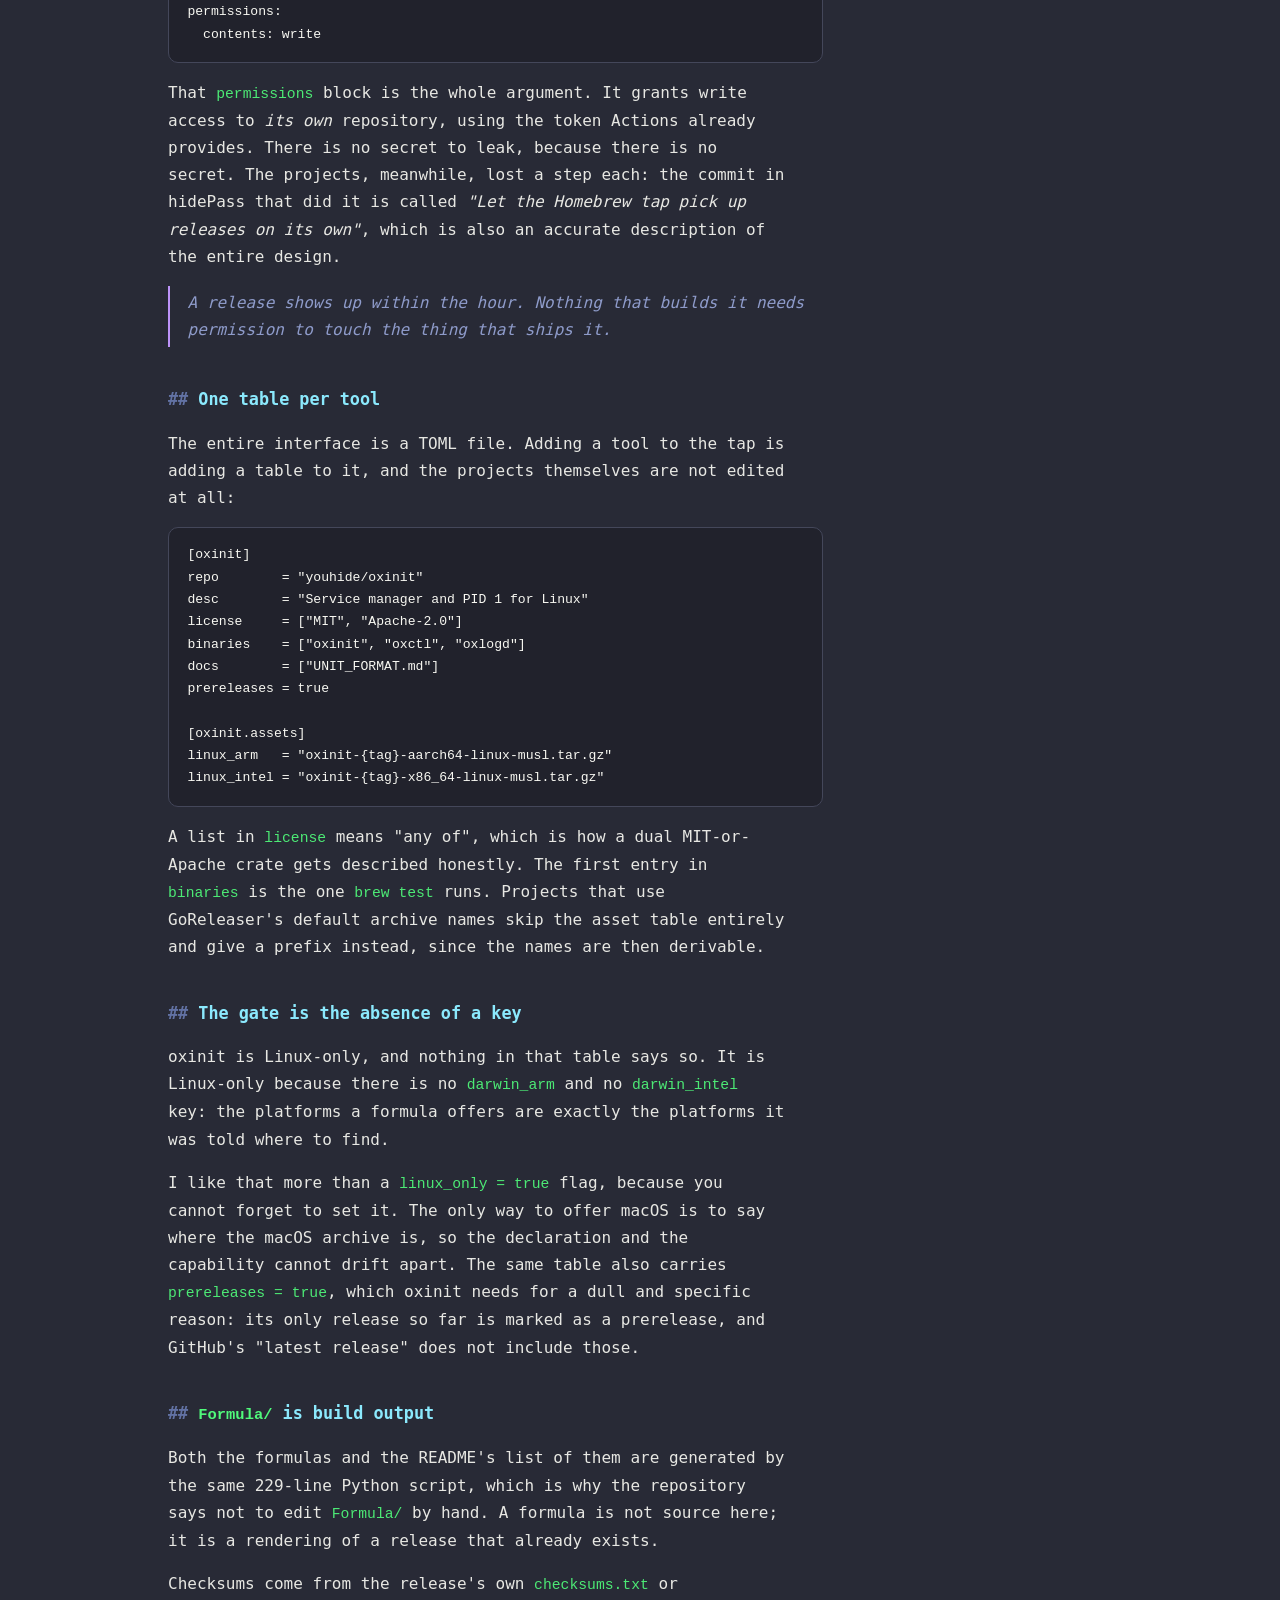
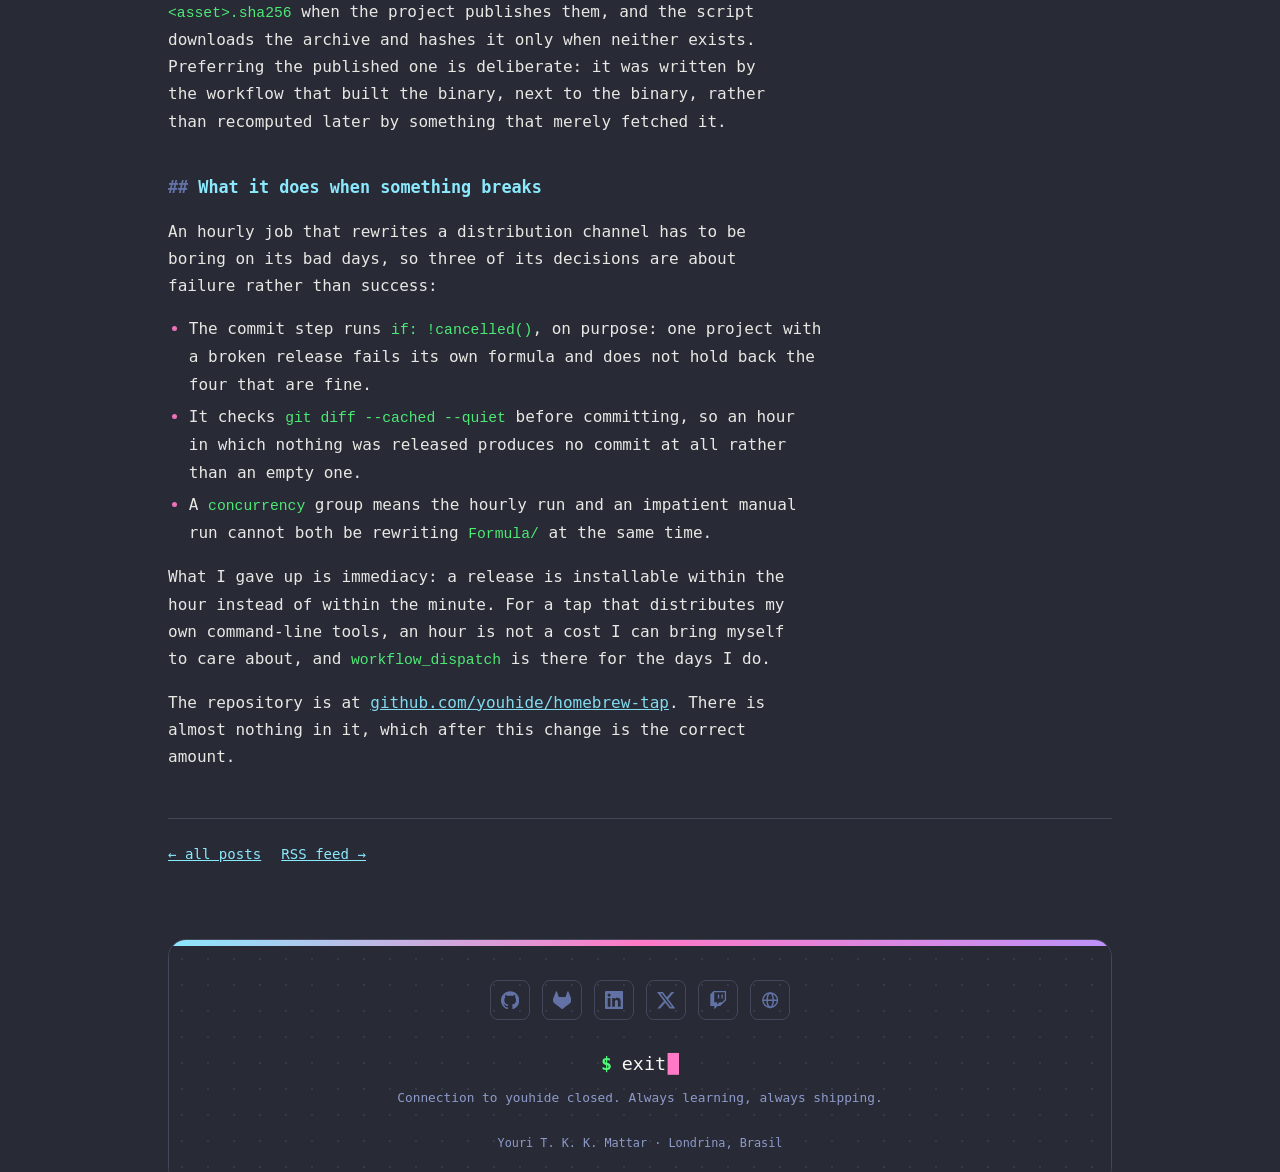
<file: site/blog/homebrew-tap/index.html>
<!doctype html>
<html lang="en" data-lang="en">
<head>
<meta charset="utf-8">
<meta name="viewport" content="width=device-width, initial-scale=1">
<title>A tap that pulls: a Homebrew tap nothing pushes to — youHide</title>
<meta name="description" content="A Homebrew tap that nothing pushes to: it reads each project's latest GitHub release on a cron and regenerates its own formulas, so no project needs a write token for the thing that ships it.">
<meta name="author" content="Youri T. K. K. Mattar">
<meta name="theme-color" content="#282a36">
<link rel="canonical" href="https://youhide.com.br/blog/homebrew-tap/">

<meta property="og:type" content="article">
<meta property="article:published_time" content="2026-10-02">
<meta property="og:title" content="A tap that pulls: a Homebrew tap nothing pushes to">
<meta property="og:description" content="Five projects used to push formulas into my tap, which meant five copies of a write token. Now the tap pulls on a cron, and there is no secret to leak because there is no secret.">
<meta property="og:url" content="https://youhide.com.br/blog/homebrew-tap/">
<meta property="og:image" content="https://youhide.com.br/img/og.png">
<meta name="twitter:card" content="summary_large_image">
<meta name="twitter:site" content="@_hideout">

<link rel="icon" href="../../favicon.svg" type="image/svg+xml">
<link rel="icon" href="../../favicon-32x32.png" sizes="32x32" type="image/png">
<link rel="apple-touch-icon" href="../../apple-touch-icon.png">
<link rel="manifest" href="../../site.webmanifest">
<link rel="alternate" type="application/rss+xml" title="youHide — blog" href="../../feed.xml">
<link rel="stylesheet" href="../../css/style.css">
<script src="../../js/main.js"></script>
</head>
<body>

<a class="skip" href="#main"><span lang="en">Skip to content</span><span lang="pt-BR">Pular para o conteúdo</span></a>

<header class="nav">
  <div class="wrap nav__inner">
    <a class="nav__brand" href="../../"><span>~</span>/youhide</a>
    <nav class="nav__links" aria-label="Main">
      <a href="../../">./home</a>
      <a href="../../about/">./about</a>
      <a href="../../projects/">./projects</a>
      <a href="../" aria-current="page">./blog</a>
    </nav>
    <button class="lang" id="lang-toggle" type="button" aria-label="Mudar para português">
      <span class="lang__opt" data-lang-opt="en">EN</span>
      <span class="lang__sep">|</span>
      <span class="lang__opt" data-lang-opt="pt-BR">PT</span>
    </button>
  </div>
</header>

<main id="main">
  <div class="wrap">

    <section class="term" aria-labelledby="page-title">
      <div class="term__bar">
        <span class="dot dot--red"></span>
        <span class="dot dot--yellow"></span>
        <span class="dot dot--green"></span>
        <span class="term__path">youhide@homelab: ~/blog</span>
      </div>
      <div class="term__body">
        <div class="term__main">
          <p class="prompt"><span class="prompt__sign">$</span>cat homebrew-tap.md</p>
          <h1 class="page__title" id="page-title" lang="en">A tap that pulls</h1>
          <h1 class="page__title" lang="pt-BR">Um tap que puxa</h1>
          <div class="post__meta">
            <time class="post-date" datetime="2026-10-02">2026-10-02</time>
            <ul class="post-tags">
              <li>design</li><li>meta</li>
            </ul>
          </div>
        </div>
      </div>
      <div class="term__accent"></div>
    </section>

    <article class="section post prose">

      <p lang="en">My Homebrew tap is five formulas and one command. It has existed since February
        2025, it contains no interesting code, and until yesterday it worked the way taps usually
        work. The thing worth writing about is not the tap. It is which direction the data moves.</p>
      <p lang="pt-BR">Meu tap do Homebrew são cinco formulas e um comando. Ele existe desde fevereiro
        de 2025, não tem nenhum código interessante dentro, e até ontem funcionava do jeito que taps
        normalmente funcionam. O que vale escrever não é o tap. É em que direção os dados se movem.</p>

<pre>brew install youhide/tap/hidepass
brew install youhide/tap/chainchaos
brew install youhide/tap/hidedot
brew install youhide/tap/hidetop
brew install youhide/tap/oxinit     # Linux only</pre>

      <h2 lang="en">What pushing costs</h2>
      <h2 lang="pt-BR">O preço de empurrar</h2>

      <p lang="en">The normal arrangement is that each project pushes. A project cuts a release, and
        the same workflow that built the binaries then commits an updated formula into the tap. To
        write a commit into <em>another</em> repository, that workflow needs a token with write access
        to it, and the token Actions hands you is scoped to the repository it runs in, so this means a
        personal access token, stored as a secret, in every project that ships through the tap.</p>
      <p lang="pt-BR">O arranjo normal é que cada projeto empurra. O projeto solta um release, e o
        mesmo workflow que compilou os binários faz um commit com a formula atualizada dentro do tap.
        Para escrever um commit em <em>outro</em> repositório, esse workflow precisa de um token com
        acesso de escrita a ele, e o token que o Actions te entrega é escopado ao repositório onde
        roda, então isso significa um personal access token, guardado como secret, em todo projeto que
        distribui pelo tap.</p>

      <p lang="en">Five projects, five copies of one credential, and what that credential can do is
        rewrite the thing that installs software on other people's machines. None of this is unusual. It
        is how most taps are wired. It just stopped sitting well with me that a leaked secret in a
        side project had "replace the binary everyone brew-installs" inside its blast radius.</p>
      <p lang="pt-BR">Cinco projetos, cinco cópias de uma credencial, e o que essa credencial pode
        fazer é reescrever a coisa que instala software na máquina de outras pessoas. Nada disso é
        incomum: é como a maioria dos taps é montada. Só parou de me descer bem que um secret vazado
        num projeto paralelo tivesse "trocar o binário que todo mundo instala pelo brew" dentro do seu
        raio de dano.</p>

      <h2 lang="en">So the tap pulls instead</h2>
      <h2 lang="pt-BR">Então o tap puxa</h2>

      <p lang="en">Now nothing pushes. The tap goes and looks: a workflow wakes up every hour, asks
        GitHub for the latest release of each project, and regenerates the formulas from what it
        finds.</p>
      <p lang="pt-BR">Agora nada empurra. O tap vai olhar: um workflow acorda a cada hora, pergunta ao
        GitHub qual é o último release de cada projeto, e regenera as formulas a partir do que
        encontrar.</p>

<pre>on:
  schedule:
    - cron: "17 * * * *"
  workflow_dispatch:
  push:
    branches: [main]
    paths:
      - projects.toml
      - scripts/update.py
      - .github/workflows/update.yml

permissions:
  contents: write</pre>

      <p lang="en">That <code>permissions</code> block is the whole argument. It grants write access to
        <em>its own</em> repository, using the token Actions already provides. There is no secret to
        leak, because there is no secret. The projects, meanwhile, lost a step each: the commit in
        hidePass that did it is called <em>"Let the Homebrew tap pick up releases on its own"</em>,
        which is also an accurate description of the entire design.</p>
      <p lang="pt-BR">Esse bloco <code>permissions</code> é o argumento inteiro. Ele dá acesso de
        escrita ao <em>próprio</em> repositório, usando o token que o Actions já fornece. Não existe
        secret pra vazar, porque não existe secret. Os projetos, por sua vez, perderam um passo cada:
        o commit no hidePass que fez isso se chama <em>"Let the Homebrew tap pick up releases on its
        own"</em>, que também é uma descrição exata do design inteiro.</p>

      <blockquote lang="en">A release shows up within the hour. Nothing that builds it needs
        permission to touch the thing that ships it.</blockquote>
      <blockquote lang="pt-BR">Um release aparece dentro de uma hora. Nada que o compila precisa de
        permissão para encostar na coisa que o distribui.</blockquote>

      <h2 lang="en">One table per tool</h2>
      <h2 lang="pt-BR">Uma tabela por ferramenta</h2>

      <p lang="en">The entire interface is a TOML file. Adding a tool to the tap is adding a table to
        it, and the projects themselves are not edited at all:</p>
      <p lang="pt-BR">A interface inteira é um arquivo TOML. Adicionar uma ferramenta ao tap é
        adicionar uma tabela nele, e os projetos em si não são editados em nada:</p>

<pre>[oxinit]
repo        = "youhide/oxinit"
desc        = "Service manager and PID 1 for Linux"
license     = ["MIT", "Apache-2.0"]
binaries    = ["oxinit", "oxctl", "oxlogd"]
docs        = ["UNIT_FORMAT.md"]
prereleases = true

[oxinit.assets]
linux_arm   = "oxinit-{tag}-aarch64-linux-musl.tar.gz"
linux_intel = "oxinit-{tag}-x86_64-linux-musl.tar.gz"</pre>

      <p lang="en">A list in <code>license</code> means "any of", which is how a dual MIT-or-Apache
        crate gets described honestly. The first entry in <code>binaries</code> is the one
        <code>brew test</code> runs. Projects that use GoReleaser's default archive names skip the
        asset table entirely and give a prefix instead, since the names are then derivable.</p>
      <p lang="pt-BR">Uma lista em <code>license</code> significa "qualquer uma das", que é como um
        crate com licença dupla MIT-ou-Apache é descrito honestamente. A primeira entrada de
        <code>binaries</code> é a que o <code>brew test</code> executa. Projetos que usam os nomes de
        arquivo padrão do GoReleaser dispensam a tabela de assets e dão um prefixo, já que os nomes
        passam a ser deriváveis.</p>

      <h2 lang="en">The gate is the absence of a key</h2>
      <h2 lang="pt-BR">O gate é a ausência de uma chave</h2>

      <p lang="en">oxinit is Linux-only, and nothing in that table says so. It is Linux-only because
        there is no <code>darwin_arm</code> and no <code>darwin_intel</code> key: the platforms a
        formula offers are exactly the platforms it was told where to find.</p>
      <p lang="pt-BR">O oxinit é Linux-only, e nada naquela tabela diz isso. Ele é Linux-only porque
        não existe chave <code>darwin_arm</code> nem <code>darwin_intel</code>: as plataformas que uma
        formula oferece são exatamente as plataformas para as quais alguém disse onde procurar.</p>

      <p lang="en">I like that more than a <code>linux_only = true</code> flag, because you cannot
        forget to set it. The only way to offer macOS is to say where the macOS archive is, so the
        declaration and the capability cannot drift apart. The same table also carries
        <code>prereleases = true</code>, which oxinit needs for a dull and specific reason: its only
        release so far is marked as a prerelease, and GitHub's "latest release" does not include
        those.</p>
      <p lang="pt-BR">Eu prefiro isso a uma flag <code>linux_only = true</code>, porque não tem como
        esquecer de marcar. O único jeito de oferecer macOS é dizer onde está o arquivo de macOS, então
        a declaração e a capacidade não conseguem se descolar. A mesma tabela também carrega
        <code>prereleases = true</code>, de que o oxinit precisa por um motivo chato e específico: o
        único release dele até agora está marcado como prerelease, e o "latest release" do GitHub não
        inclui esses.</p>

      <h2 lang="en"><code>Formula/</code> is build output</h2>
      <h2 lang="pt-BR"><code>Formula/</code> é saída de build</h2>

      <p lang="en">Both the formulas and the README's list of them are generated by the same 229-line
        Python script, which is why the repository says not to edit <code>Formula/</code> by hand. A
        formula is not source here; it is a rendering of a release that already exists.</p>
      <p lang="pt-BR">Tanto as formulas quanto a lista delas no README são geradas pelo mesmo script
        Python de 229 linhas, e é por isso que o repositório diz para não editar
        <code>Formula/</code> na mão. Uma formula não é fonte aqui; ela é a renderização de um release
        que já existe.</p>

      <p lang="en">Checksums come from the release's own <code>checksums.txt</code> or
        <code>&lt;asset&gt;.sha256</code> when the project publishes them, and the script downloads the
        archive and hashes it only when neither exists. Preferring the published one is deliberate: it
        was written by the workflow that built the binary, next to the binary, rather than recomputed
        later by something that merely fetched it.</p>
      <p lang="pt-BR">Os checksums vêm do <code>checksums.txt</code> ou dos
        <code>&lt;asset&gt;.sha256</code> do próprio release quando o projeto os publica, e o script só
        baixa o arquivo e calcula o hash quando nenhum dos dois existe. Preferir o publicado é de
        propósito: ele foi escrito pelo workflow que compilou o binário, ao lado do binário, em vez de
        recalculado depois por algo que só o baixou.</p>

      <h2 lang="en">What it does when something breaks</h2>
      <h2 lang="pt-BR">O que ele faz quando algo quebra</h2>

      <p lang="en">An hourly job that rewrites a distribution channel has to be boring on its bad
        days, so three of its decisions are about failure rather than success:</p>
      <p lang="pt-BR">Um job que roda de hora em hora reescrevendo um canal de distribuição tem que
        ser chato nos dias ruins, então três das suas decisões são sobre falha, não sobre sucesso:</p>

      <ul lang="en">
        <li>The commit step runs <code>if: !cancelled()</code>, on purpose: one project with a broken
          release fails its own formula and does not hold back the four that are fine.</li>
        <li>It checks <code>git diff --cached --quiet</code> before committing, so an hour in which
          nothing was released produces no commit at all rather than an empty one.</li>
        <li>A <code>concurrency</code> group means the hourly run and an impatient manual run cannot
          both be rewriting <code>Formula/</code> at the same time.</li>
      </ul>
      <ul lang="pt-BR">
        <li>O passo de commit roda com <code>if: !cancelled()</code>, de propósito: um projeto com
          release quebrado falha a própria formula e não segura as outras quatro que estão bem.</li>
        <li>Ele checa <code>git diff --cached --quiet</code> antes de commitar, então uma hora em que
          nada foi lançado não produz commit nenhum, em vez de um commit vazio.</li>
        <li>Um grupo de <code>concurrency</code> faz com que a execução de hora em hora e uma execução
          manual impaciente não possam estar reescrevendo o <code>Formula/</code> ao mesmo tempo.</li>
      </ul>

      <p lang="en">What I gave up is immediacy: a release is installable within the hour instead of
        within the minute. For a tap that distributes my own command-line tools, an hour is not a cost
        I can bring myself to care about, and <code>workflow_dispatch</code> is there for the days I
        do.</p>
      <p lang="pt-BR">Abri mão de imediatismo: um release fica instalável dentro de uma hora em vez de
        dentro de um minuto. Para um tap que distribui as minhas próprias ferramentas de
        linha de comando, uma hora não é um custo com que eu consiga me importar, e o
        <code>workflow_dispatch</code> está ali para os dias em que eu me importe.</p>

      <p lang="en">The repository is at <a href="https://github.com/youhide/homebrew-tap">github.com/youhide/homebrew-tap</a>.
        There is almost nothing in it, which after this change is the correct amount.</p>
      <p lang="pt-BR">O repositório está em <a href="https://github.com/youhide/homebrew-tap">github.com/youhide/homebrew-tap</a>.
        Não tem quase nada lá dentro, o que depois dessa mudança é a quantidade certa.</p>

    </article>

    <nav class="post-nav" aria-label="Post navigation">
      <a href="../" lang="en">← all posts</a>
      <a href="../" lang="pt-BR">← todos os posts</a>
      <a href="../../feed.xml" lang="en">RSS feed →</a>
      <a href="../../feed.xml" lang="pt-BR">feed RSS →</a>
    </nav>

  </div>
</main>

<footer class="footer">
  <div class="wrap">
    <div class="footer__card">
      <div class="footer__accent"></div>
      <div class="footer__body">
        <ul class="social">
          <li><a href="https://github.com/youhide" aria-label="GitHub"><svg viewBox="0 0 24 24" aria-hidden="true"><path d="M12 .297c-6.63 0-12 5.373-12 12 0 5.303 3.438 9.8 8.205 11.385.6.113.82-.258.82-.577 0-.285-.01-1.04-.015-2.04-3.338.724-4.042-1.61-4.042-1.61C4.422 18.07 3.633 17.7 3.633 17.7c-1.087-.744.084-.729.084-.729 1.205.084 1.838 1.236 1.838 1.236 1.07 1.835 2.809 1.305 3.495.998.108-.776.417-1.305.76-1.605-2.665-.3-5.466-1.332-5.466-5.93 0-1.31.465-2.38 1.235-3.22-.135-.303-.54-1.523.105-3.176 0 0 1.005-.322 3.3 1.23.96-.267 1.98-.399 3-.405 1.02.006 2.04.138 3 .405 2.28-1.552 3.285-1.23 3.285-1.23.645 1.653.24 2.873.12 3.176.765.84 1.23 1.91 1.23 3.22 0 4.61-2.805 5.625-5.475 5.92.42.36.81 1.096.81 2.22 0 1.606-.015 2.896-.015 3.286 0 .315.21.69.825.57C20.565 22.092 24 17.592 24 12.297c0-6.627-5.373-12-12-12"/></svg></a></li>
          <li><a href="https://gitlab.com/youri" aria-label="GitLab"><svg viewBox="0 0 24 24" aria-hidden="true"><path d="m23.6 9.6-.03-.086L20.3.9a.851.851 0 0 0-.336-.405.876.876 0 0 0-1 .054.876.876 0 0 0-.29.44l-2.207 6.752H7.535L5.327.99a.858.858 0 0 0-.29-.441.876.876 0 0 0-1-.054.859.859 0 0 0-.336.405L.427 9.51l-.031.085a6.055 6.055 0 0 0 2.008 6.997l.01.009.03.022 4.964 3.72 2.456 1.86 1.496 1.13a1.01 1.01 0 0 0 1.22 0l1.496-1.13 2.456-1.86 4.994-3.742.013-.01a6.057 6.057 0 0 0 2.06-6.99Z"/></svg></a></li>
          <li><a href="https://linkedin.com/in/yourimattar" aria-label="LinkedIn"><svg viewBox="0 0 24 24" aria-hidden="true"><path d="M20.447 20.452h-3.554v-5.569c0-1.328-.027-3.037-1.852-3.037-1.853 0-2.136 1.445-2.136 2.939v5.667H9.351V9h3.414v1.561h.046c.477-.9 1.637-1.85 3.37-1.85 3.601 0 4.267 2.37 4.267 5.455v6.286zM5.337 7.433a2.062 2.062 0 0 1-2.063-2.065 2.064 2.064 0 1 1 2.063 2.065zm1.782 13.019H3.555V9h3.564v11.452zM22.225 0H1.771C.792 0 0 .774 0 1.729v20.542C0 23.227.792 24 1.771 24h20.451C23.2 24 24 23.227 24 22.271V1.729C24 .774 23.2 0 22.222 0h.003z"/></svg></a></li>
          <li><a href="https://x.com/_hideout" aria-label="X"><svg viewBox="0 0 24 24" aria-hidden="true"><path d="M18.901 1.153h3.68l-8.04 9.19L24 22.846h-7.406l-5.8-7.584-6.638 7.584H.474l8.6-9.83L0 1.154h7.594l5.243 6.932ZM17.61 20.644h2.039L6.486 3.24H4.298Z"/></svg></a></li>
          <li><a href="https://twitch.tv/youhide" aria-label="Twitch"><svg viewBox="0 0 24 24" aria-hidden="true"><path d="M11.571 4.714h1.715v5.143H11.57zm4.715 0H18v5.143h-1.714zM6 0L1.714 4.286v15.428h5.143V24l4.286-4.286h3.428L22.286 12V0zm14.571 11.143l-3.428 3.428h-3.429l-3 3v-3H6.857V1.714h13.714z"/></svg></a></li>
          <li><a href="https://postrite.app" aria-label="PostRite"><svg class="icon--stroke" viewBox="0 0 24 24" aria-hidden="true"><circle cx="12" cy="12" r="9.5"/><ellipse cx="12" cy="12" rx="4" ry="9.5"/><path d="M2.5 12h19"/></svg></a></li>
        </ul>

        <p class="footer__exit"><span class="prompt__sign">$</span>exit<span class="cursor" aria-hidden="true">█</span></p>
        <p class="footer__note">
          <span lang="en">Connection to youhide closed. Always learning, always shipping.</span>
          <span lang="pt-BR">Conexão com youhide encerrada. Sempre aprendendo, sempre entregando.</span>
        </p>
        <p class="footer__meta">Youri T. K. K. Mattar · Londrina, Brasil</p>
      </div>
    </div>
  </div>
</footer>

</body>
</html>
</file>
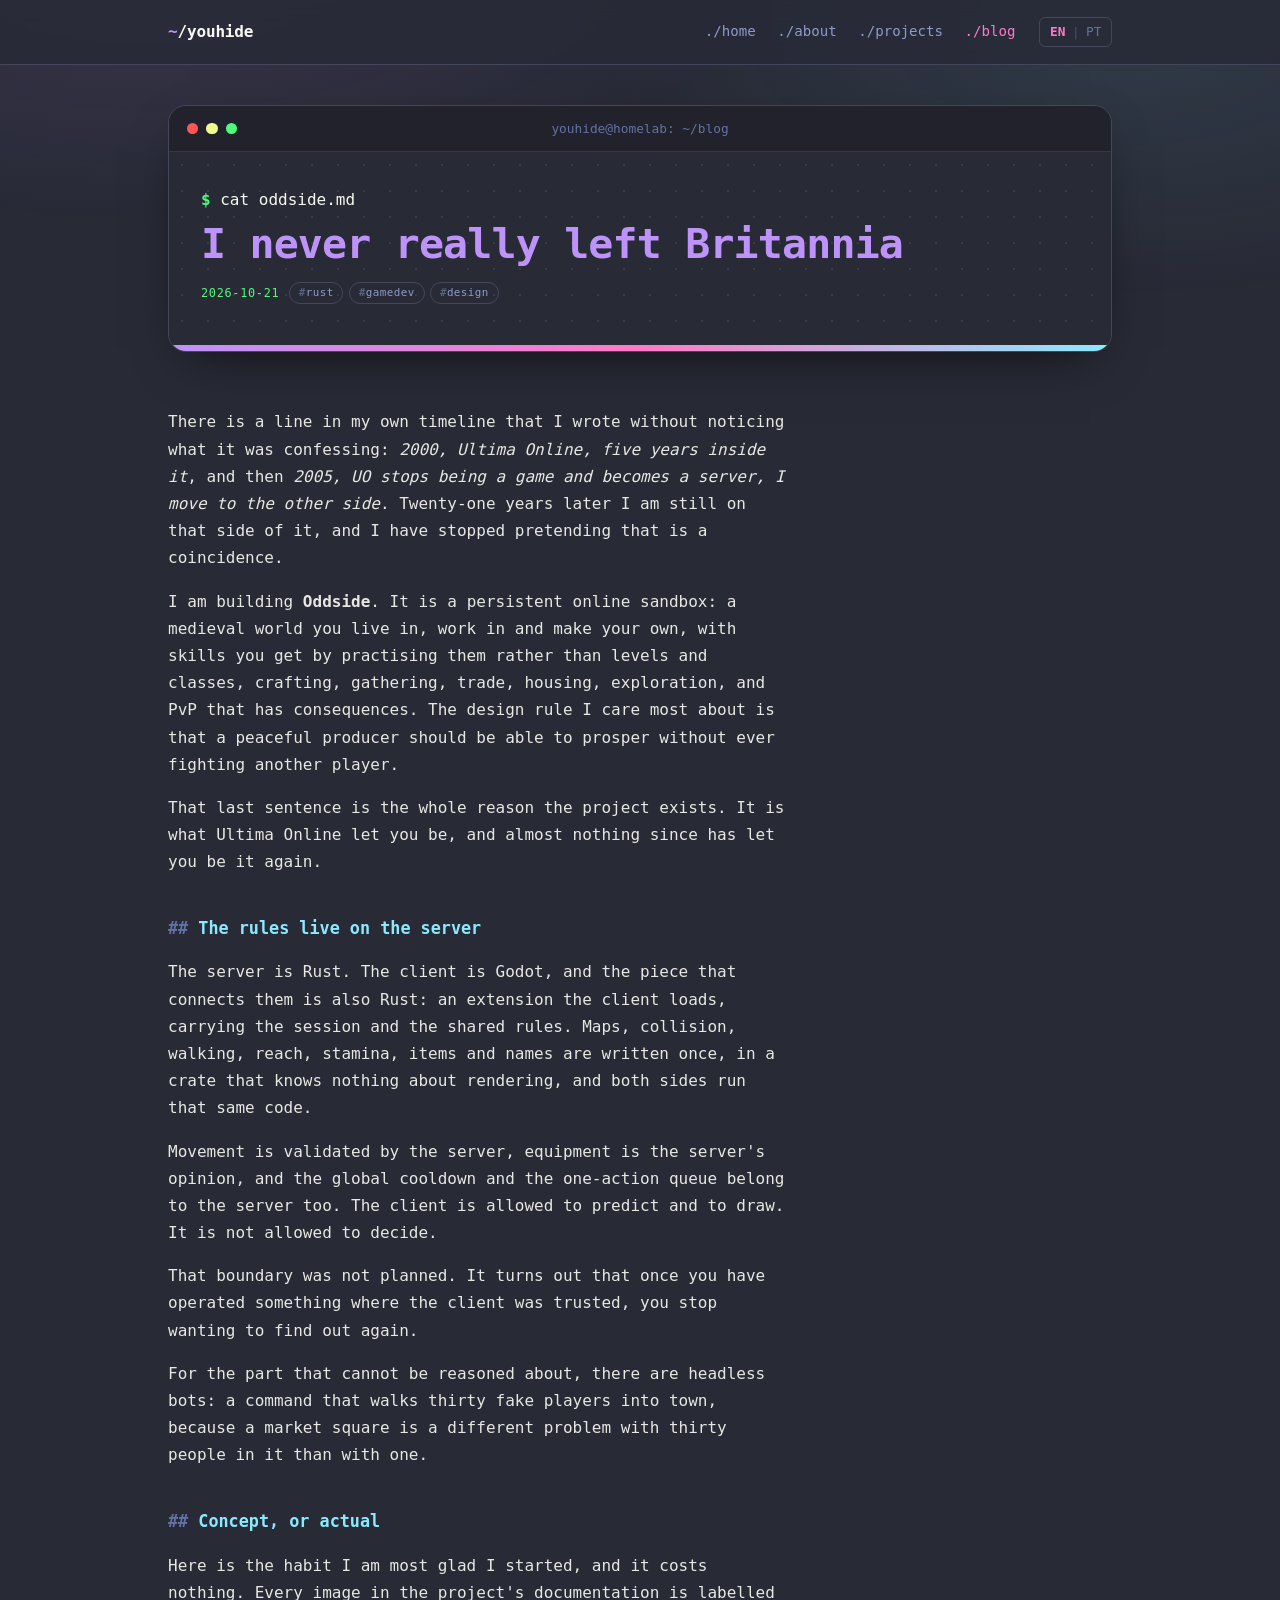
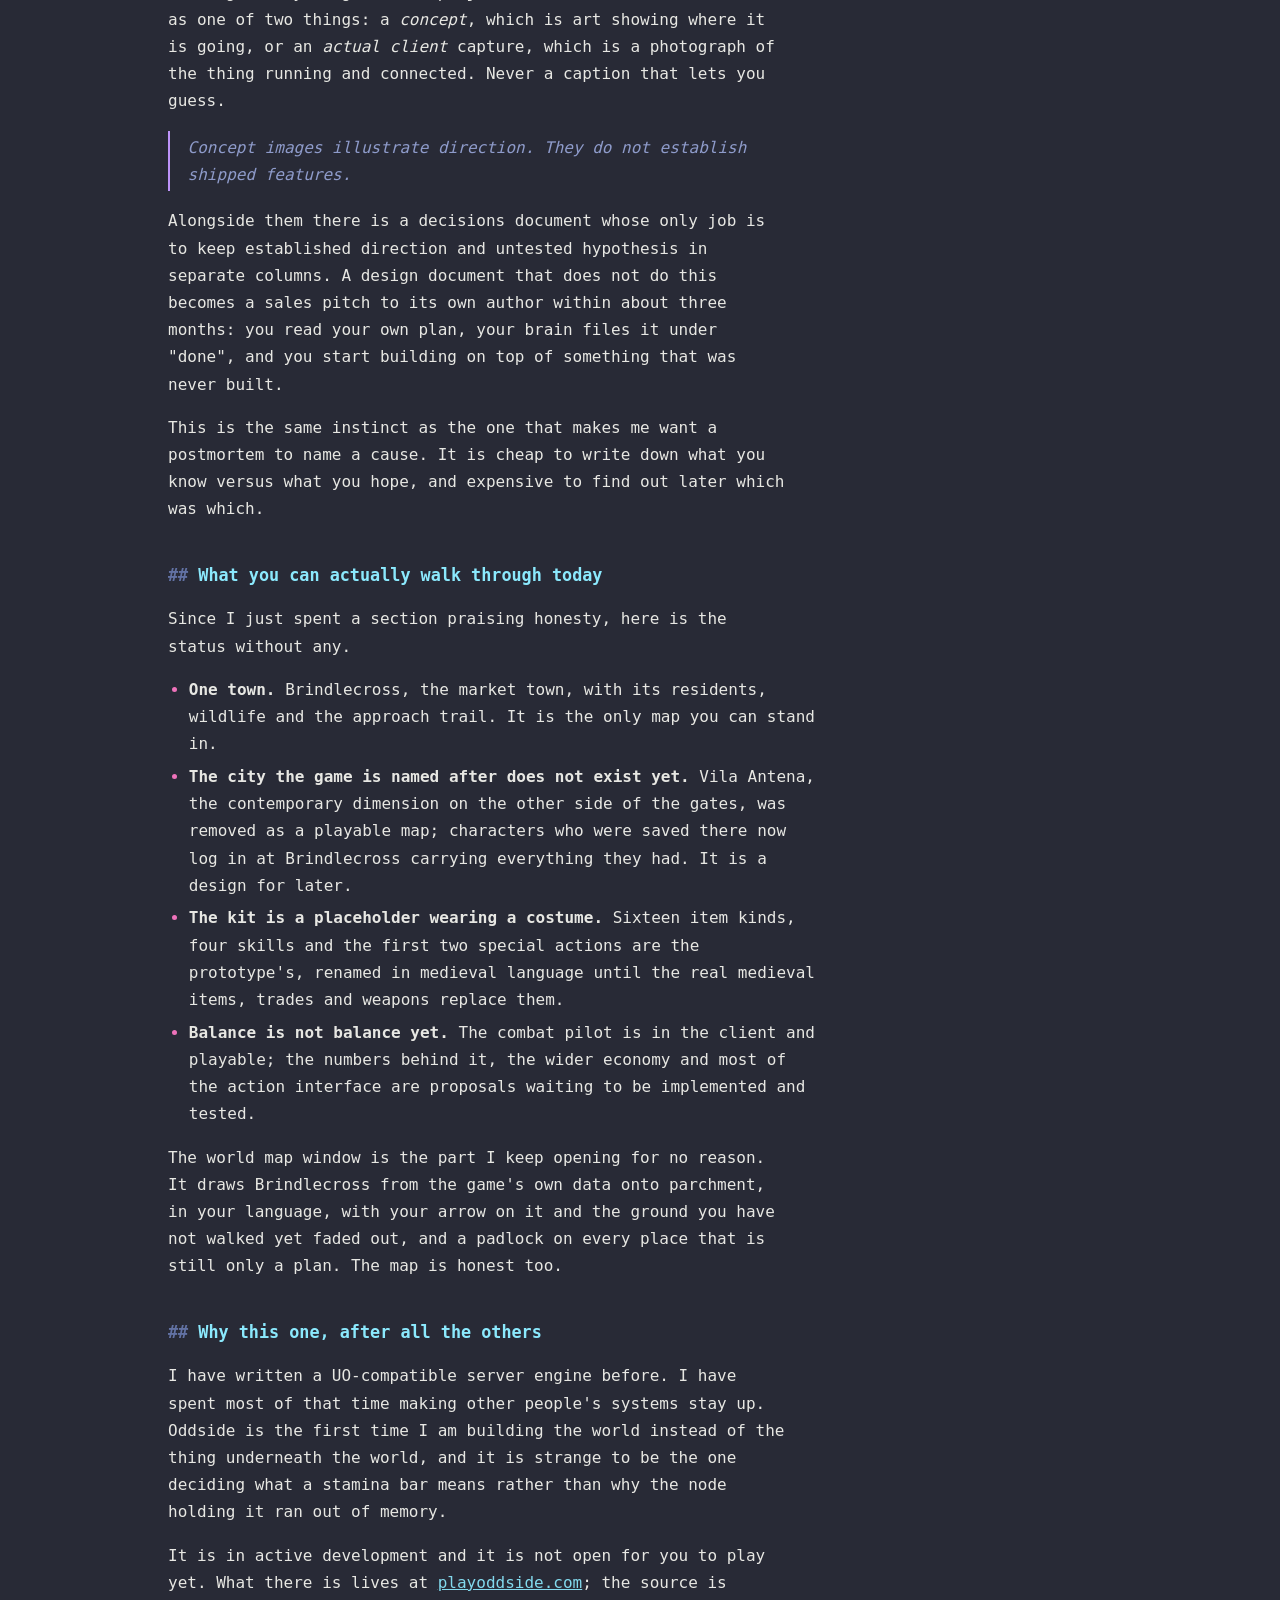
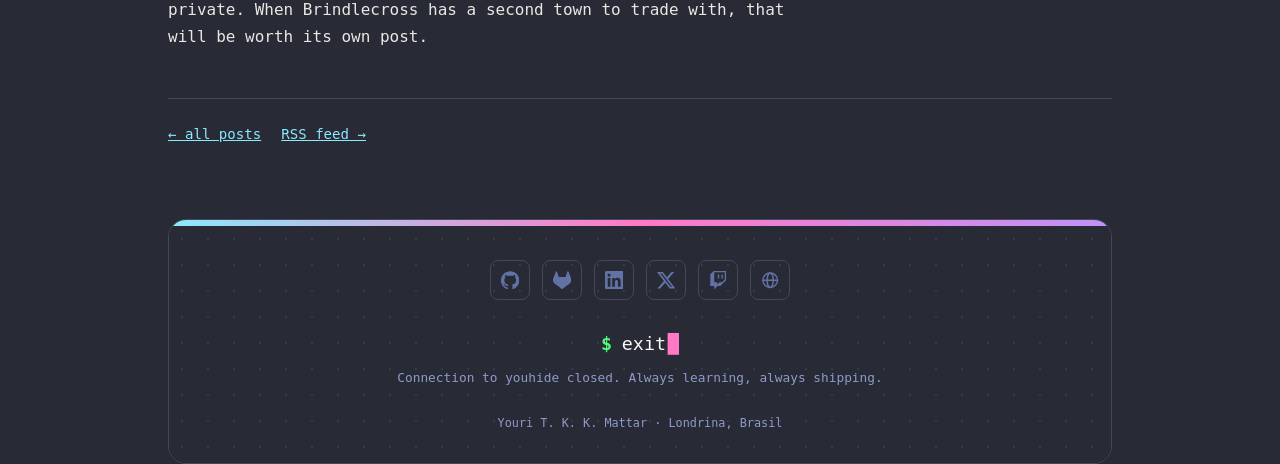
<file: site/blog/oddside/index.html>
<!doctype html>
<html lang="en" data-lang="en">
<head>
<meta charset="utf-8">
<meta name="viewport" content="width=device-width, initial-scale=1">
<title>I never really left Britannia: building Oddside — youHide</title>
<meta name="description" content="Oddside is a persistent online sandbox inspired by Ultima Online, where a peaceful producer should prosper without ever fighting a player, and where every picture in the design pack says whether it is a concept or the running client.">
<meta name="author" content="Youri T. K. K. Mattar">
<meta name="theme-color" content="#282a36">
<link rel="canonical" href="https://youhide.com.br/blog/oddside/">

<meta property="og:type" content="article">
<meta property="article:published_time" content="2026-10-21">
<meta property="og:title" content="I never really left Britannia: building Oddside">
<meta property="og:description" content="A medieval sandbox where skills come from practice, the rules live on the server, and the design document keeps established direction and untested hypothesis in separate columns.">
<meta property="og:url" content="https://youhide.com.br/blog/oddside/">
<meta property="og:image" content="https://youhide.com.br/img/og.png">
<meta name="twitter:card" content="summary_large_image">
<meta name="twitter:site" content="@_hideout">

<link rel="icon" href="../../favicon.svg" type="image/svg+xml">
<link rel="icon" href="../../favicon-32x32.png" sizes="32x32" type="image/png">
<link rel="apple-touch-icon" href="../../apple-touch-icon.png">
<link rel="manifest" href="../../site.webmanifest">
<link rel="alternate" type="application/rss+xml" title="youHide — blog" href="../../feed.xml">
<link rel="stylesheet" href="../../css/style.css">
<script src="../../js/main.js"></script>
</head>
<body>

<a class="skip" href="#main"><span lang="en">Skip to content</span><span lang="pt-BR">Pular para o conteúdo</span></a>

<header class="nav">
  <div class="wrap nav__inner">
    <a class="nav__brand" href="../../"><span>~</span>/youhide</a>
    <nav class="nav__links" aria-label="Main">
      <a href="../../">./home</a>
      <a href="../../about/">./about</a>
      <a href="../../projects/">./projects</a>
      <a href="../" aria-current="page">./blog</a>
    </nav>
    <button class="lang" id="lang-toggle" type="button" aria-label="Mudar para português">
      <span class="lang__opt" data-lang-opt="en">EN</span>
      <span class="lang__sep">|</span>
      <span class="lang__opt" data-lang-opt="pt-BR">PT</span>
    </button>
  </div>
</header>

<main id="main">
  <div class="wrap">

    <section class="term" aria-labelledby="page-title">
      <div class="term__bar">
        <span class="dot dot--red"></span>
        <span class="dot dot--yellow"></span>
        <span class="dot dot--green"></span>
        <span class="term__path">youhide@homelab: ~/blog</span>
      </div>
      <div class="term__body">
        <div class="term__main">
          <p class="prompt"><span class="prompt__sign">$</span>cat oddside.md</p>
          <h1 class="page__title" id="page-title" lang="en">I never really left Britannia</h1>
          <h1 class="page__title" lang="pt-BR">Eu nunca saí de Britannia de verdade</h1>
          <div class="post__meta">
            <time class="post-date" datetime="2026-10-21">2026-10-21</time>
            <ul class="post-tags">
              <li>rust</li><li>gamedev</li><li>design</li>
            </ul>
          </div>
        </div>
      </div>
      <div class="term__accent"></div>
    </section>

    <article class="section post prose">

      <p lang="en">There is a line in my own timeline that I wrote without noticing what it was
        confessing: <em>2000, Ultima Online, five years inside it</em>, and then <em>2005, UO stops
        being a game and becomes a server, I move to the other side</em>. Twenty-one years later I am
        still on that side of it, and I have stopped pretending that is a coincidence.</p>
      <p lang="pt-BR">Tem uma linha na minha própria timeline que eu escrevi sem perceber o que ela
        estava confessando: <em>2000, Ultima Online, cinco anos dentro dele</em>, e depois <em>2005, UO
        deixa de ser jogo e vira servidor, passo para o outro lado</em>. Vinte e um anos depois eu
        continuo desse lado, e parei de fingir que isso é coincidência.</p>

      <p lang="en">I am building <strong>Oddside</strong>. It is a persistent online sandbox: a
        medieval world you live in, work in and make your own, with skills you get by practising them
        rather than levels and classes, crafting, gathering, trade, housing, exploration, and PvP that
        has consequences. The design rule I care most about is that a peaceful producer should be able
        to prosper without ever fighting another player.</p>
      <p lang="pt-BR">Estou construindo o <strong>Oddside</strong>. É um sandbox online persistente: um
        mundo medieval para morar, trabalhar e tornar seu, com habilidades que se ganham praticando em
        vez de níveis e classes, crafting, coleta, comércio, moradia, exploração, e PvP com
        consequência. A regra de design com que eu mais me importo é que um produtor pacífico consiga
        prosperar sem nunca brigar com outro jogador.</p>

      <p lang="en">That last sentence is the whole reason the project exists. It is what Ultima Online
        let you be, and almost nothing since has let you be it again.</p>
      <p lang="pt-BR">Essa última frase é a razão inteira de o projeto existir. É o que o Ultima Online
        deixava você ser, e quase nada depois dele deixou de novo.</p>

      <h2 lang="en">The rules live on the server</h2>
      <h2 lang="pt-BR">As regras moram no servidor</h2>

      <p lang="en">The server is Rust. The client is Godot, and the piece that connects them is also
        Rust: an extension the client loads, carrying the session and the shared rules. Maps,
        collision, walking, reach, stamina, items and names are written once, in a crate that knows
        nothing about rendering, and both sides run that same code.</p>
      <p lang="pt-BR">O servidor é Rust. O cliente é Godot, e a peça que liga os dois também é Rust:
        uma extensão que o cliente carrega, levando a sessão e as regras compartilhadas. Mapas,
        colisão, caminhada, alcance, stamina, itens e nomes são escritos uma vez, num crate que não
        sabe nada sobre renderização, e os dois lados rodam esse mesmo código.</p>

      <p lang="en">Movement is validated by the server, equipment is the server's opinion, and the
        global cooldown and the one-action queue belong to the server too. The client is allowed to
        predict and to draw. It is not allowed to decide.</p>
      <p lang="pt-BR">A movimentação é validada pelo servidor, o equipamento é opinião do servidor, e o
        cooldown global e a fila de uma ação só também são do servidor. O cliente pode prever e pode
        desenhar. Decidir, não pode.</p>

      <p lang="en">That boundary was not planned. It turns
        out that once you have
        operated something where the client was trusted, you stop wanting to find out again.</p>
      <p lang="pt-BR">Essa fronteira não foi planejada.
        Acontece que depois de
        operar uma coisa em que se confiava no cliente, você perde a vontade de descobrir de novo.</p>

      <p lang="en">For the part that cannot be reasoned about, there are headless bots: a command that
        walks thirty fake players into town, because a market square is a different problem with
        thirty people in it than with one.</p>
      <p lang="pt-BR">Para a parte que não dá para resolver no raciocínio existem bots headless: um
        comando que põe trinta jogadores falsos andando pela cidade, porque uma praça de mercado é um
        problema diferente com trinta pessoas dentro dela do que com uma.</p>

      <h2 lang="en">Concept, or actual</h2>
      <h2 lang="pt-BR">Conceito, ou real</h2>

      <p lang="en">Here is the habit I am most glad I started, and it costs nothing. Every image in the
        project's documentation is labelled as one of two things: a <em>concept</em>, which is art
        showing where it is going, or an <em>actual client</em> capture, which is a photograph of the
        thing running and connected. Never a caption that lets you guess.</p>
      <p lang="pt-BR">O hábito que eu mais gosto de ter criado é este, e ele não custa nada.
        Toda imagem na documentação do projeto é rotulada como uma de duas coisas: um
        <em>conceito</em>, que é arte mostrando para onde a coisa vai, ou uma captura do
        <em>cliente real</em>, que é a fotografia daquilo rodando e conectado. Nunca uma legenda que
        deixe você adivinhar.</p>

      <blockquote lang="en">Concept images illustrate direction. They do not establish shipped
        features.</blockquote>
      <blockquote lang="pt-BR">Imagens de conceito ilustram direção. Elas não estabelecem
        funcionalidades entregues.</blockquote>

      <p lang="en">Alongside them there is a decisions document whose only job is to keep established
        direction and untested hypothesis in separate columns. A design document that does not do this
        becomes a sales pitch to its own author within about three months: you read your own plan,
        your brain files it under "done", and you start building on top of something that was never
        built.</p>
      <p lang="pt-BR">Ao lado delas existe um documento de decisões cujo único trabalho é manter
        direção estabelecida e hipótese não testada em colunas separadas. Um documento de design que
        não faz isso vira um folheto de vendas para o próprio autor em uns três meses: você lê o seu
        plano, seu cérebro arquiva aquilo como "pronto", e você começa a construir em cima de uma coisa
        que nunca foi construída.</p>

      <p lang="en">This is the same instinct as the one that makes me want a postmortem to name a
        cause. It is cheap to write down what you know versus what you hope, and expensive to find out
        later which was which.</p>
      <p lang="pt-BR">É o mesmo instinto que me faz querer que um postmortem aponte uma causa. É barato
        anotar o que você sabe contra o que você espera, e caro descobrir depois qual era qual.</p>

      <h2 lang="en">What you can actually walk through today</h2>
      <h2 lang="pt-BR">O que dá para percorrer hoje de verdade</h2>

      <p lang="en">Since I just spent a section praising honesty, here is the status without any.</p>
      <p lang="pt-BR">Já que eu acabei de gastar uma seção elogiando honestidade, aqui está o status
        sem nenhuma.</p>

      <ul lang="en">
        <li><strong>One town.</strong> Brindlecross, the market town, with its residents, wildlife and
          the approach trail. It is the only map you can stand in.</li>
        <li><strong>The city the game is named after does not exist yet.</strong> Vila Antena, the
          contemporary dimension on the other side of the gates, was removed as a playable map;
          characters who were saved there now log in at Brindlecross carrying everything they had. It
          is a design for later.</li>
        <li><strong>The kit is a placeholder wearing a costume.</strong> Sixteen item kinds, four
          skills and the first two special actions are the prototype's, renamed in medieval language
          until the real medieval items, trades and weapons replace them.</li>
        <li><strong>Balance is not balance yet.</strong> The combat pilot is in the client and
          playable; the numbers behind it, the wider economy and most of the action interface are
          proposals waiting to be implemented and tested.</li>
      </ul>
      <ul lang="pt-BR">
        <li><strong>Uma cidade.</strong> Brindlecross, a cidade-mercado, com os moradores, os bichos e
          a trilha de chegada. É o único mapa em que dá para pisar.</li>
        <li><strong>A cidade que dá nome ao jogo ainda não existe.</strong> Vila Antena, a dimensão
          contemporânea do outro lado dos portais, foi removida como mapa jogável; personagens que
          estavam salvos lá agora entram em Brindlecross carregando tudo o que tinham. É um desenho
          para depois.</li>
        <li><strong>O kit é um provisório fantasiado.</strong> Dezesseis tipos de item, quatro
          habilidades e as duas primeiras ações especiais são as do protótipo, renomeadas em linguagem
          medieval até os itens, ofícios e armas medievais de verdade substituírem elas.</li>
        <li><strong>Balanceamento ainda não é balanceamento.</strong> O piloto de combate está no
          cliente e dá para jogar; os números por trás dele, a economia maior e boa parte da interface
          de ações são propostas esperando implementação e teste.</li>
      </ul>

      <p lang="en">The world map window is the part I keep opening for no reason. It draws Brindlecross
        from the game's own data onto parchment, in your language, with your arrow on it and the ground
        you have not walked yet faded out, and a padlock on every place that is still only a plan. The
        map is honest too.</p>
      <p lang="pt-BR">A janela do mapa-múndi é a parte que eu fico abrindo sem motivo. Ela desenha
        Brindlecross a partir dos dados do próprio jogo sobre pergaminho, no seu idioma, com a sua seta
        em cima e o chão que você ainda não andou apagado, e um cadeado em todo lugar que ainda é só
        plano. O mapa também é honesto.</p>

      <h2 lang="en">Why this one, after all the others</h2>
      <h2 lang="pt-BR">Por que esse, depois de todos os outros</h2>

      <p lang="en">I have written a UO-compatible server engine before. I have spent most of that time making
        other people's systems stay up. Oddside is the first time I am building the world instead of
        the thing underneath the world, and it is strange to be the one deciding what a stamina bar
        means rather than why the node holding it ran out of memory.</p>
      <p lang="pt-BR">Eu já escrevi uma engine de servidor compatível com UO. Passei a maior parte desse tempo
        fazendo os sistemas dos outros ficarem de pé. O Oddside é a primeira vez que eu construo o
        mundo em vez da coisa embaixo do mundo, e é estranho ser quem decide o que uma barra de stamina
        significa em vez de por que o nó que a segurava ficou sem memória.</p>

      <p lang="en">It is in active development and it is not open for you to play yet. What there is
        lives at <a href="https://playoddside.com/">playoddside.com</a>; the source is
        private. When Brindlecross has a second town to trade with, that will be worth its own
        post.</p>
      <p lang="pt-BR">Ele está em desenvolvimento ativo e ainda não está aberto para você jogar. O que
        existe mora em <a href="https://playoddside.com/">playoddside.com</a>; o código é
        privado. Quando Brindlecross tiver uma segunda cidade com quem comerciar, isso vai merecer um
        post próprio.</p>

    </article>

    <nav class="post-nav" aria-label="Post navigation">
      <a href="../" lang="en">← all posts</a>
      <a href="../" lang="pt-BR">← todos os posts</a>
      <a href="../../feed.xml" lang="en">RSS feed →</a>
      <a href="../../feed.xml" lang="pt-BR">feed RSS →</a>
    </nav>

  </div>
</main>

<footer class="footer">
  <div class="wrap">
    <div class="footer__card">
      <div class="footer__accent"></div>
      <div class="footer__body">
        <ul class="social">
          <li><a href="https://github.com/youhide" aria-label="GitHub"><svg viewBox="0 0 24 24" aria-hidden="true"><path d="M12 .297c-6.63 0-12 5.373-12 12 0 5.303 3.438 9.8 8.205 11.385.6.113.82-.258.82-.577 0-.285-.01-1.04-.015-2.04-3.338.724-4.042-1.61-4.042-1.61C4.422 18.07 3.633 17.7 3.633 17.7c-1.087-.744.084-.729.084-.729 1.205.084 1.838 1.236 1.838 1.236 1.07 1.835 2.809 1.305 3.495.998.108-.776.417-1.305.76-1.605-2.665-.3-5.466-1.332-5.466-5.93 0-1.31.465-2.38 1.235-3.22-.135-.303-.54-1.523.105-3.176 0 0 1.005-.322 3.3 1.23.96-.267 1.98-.399 3-.405 1.02.006 2.04.138 3 .405 2.28-1.552 3.285-1.23 3.285-1.23.645 1.653.24 2.873.12 3.176.765.84 1.23 1.91 1.23 3.22 0 4.61-2.805 5.625-5.475 5.92.42.36.81 1.096.81 2.22 0 1.606-.015 2.896-.015 3.286 0 .315.21.69.825.57C20.565 22.092 24 17.592 24 12.297c0-6.627-5.373-12-12-12"/></svg></a></li>
          <li><a href="https://gitlab.com/youri" aria-label="GitLab"><svg viewBox="0 0 24 24" aria-hidden="true"><path d="m23.6 9.6-.03-.086L20.3.9a.851.851 0 0 0-.336-.405.876.876 0 0 0-1 .054.876.876 0 0 0-.29.44l-2.207 6.752H7.535L5.327.99a.858.858 0 0 0-.29-.441.876.876 0 0 0-1-.054.859.859 0 0 0-.336.405L.427 9.51l-.031.085a6.055 6.055 0 0 0 2.008 6.997l.01.009.03.022 4.964 3.72 2.456 1.86 1.496 1.13a1.01 1.01 0 0 0 1.22 0l1.496-1.13 2.456-1.86 4.994-3.742.013-.01a6.057 6.057 0 0 0 2.06-6.99Z"/></svg></a></li>
          <li><a href="https://linkedin.com/in/yourimattar" aria-label="LinkedIn"><svg viewBox="0 0 24 24" aria-hidden="true"><path d="M20.447 20.452h-3.554v-5.569c0-1.328-.027-3.037-1.852-3.037-1.853 0-2.136 1.445-2.136 2.939v5.667H9.351V9h3.414v1.561h.046c.477-.9 1.637-1.85 3.37-1.85 3.601 0 4.267 2.37 4.267 5.455v6.286zM5.337 7.433a2.062 2.062 0 0 1-2.063-2.065 2.064 2.064 0 1 1 2.063 2.065zm1.782 13.019H3.555V9h3.564v11.452zM22.225 0H1.771C.792 0 0 .774 0 1.729v20.542C0 23.227.792 24 1.771 24h20.451C23.2 24 24 23.227 24 22.271V1.729C24 .774 23.2 0 22.222 0h.003z"/></svg></a></li>
          <li><a href="https://x.com/_hideout" aria-label="X"><svg viewBox="0 0 24 24" aria-hidden="true"><path d="M18.901 1.153h3.68l-8.04 9.19L24 22.846h-7.406l-5.8-7.584-6.638 7.584H.474l8.6-9.83L0 1.154h7.594l5.243 6.932ZM17.61 20.644h2.039L6.486 3.24H4.298Z"/></svg></a></li>
          <li><a href="https://twitch.tv/youhide" aria-label="Twitch"><svg viewBox="0 0 24 24" aria-hidden="true"><path d="M11.571 4.714h1.715v5.143H11.57zm4.715 0H18v5.143h-1.714zM6 0L1.714 4.286v15.428h5.143V24l4.286-4.286h3.428L22.286 12V0zm14.571 11.143l-3.428 3.428h-3.429l-3 3v-3H6.857V1.714h13.714z"/></svg></a></li>
          <li><a href="https://postrite.app" aria-label="PostRite"><svg class="icon--stroke" viewBox="0 0 24 24" aria-hidden="true"><circle cx="12" cy="12" r="9.5"/><ellipse cx="12" cy="12" rx="4" ry="9.5"/><path d="M2.5 12h19"/></svg></a></li>
        </ul>

        <p class="footer__exit"><span class="prompt__sign">$</span>exit<span class="cursor" aria-hidden="true">█</span></p>
        <p class="footer__note">
          <span lang="en">Connection to youhide closed. Always learning, always shipping.</span>
          <span lang="pt-BR">Conexão com youhide encerrada. Sempre aprendendo, sempre entregando.</span>
        </p>
        <p class="footer__meta">Youri T. K. K. Mattar · Londrina, Brasil</p>
      </div>
    </div>
  </div>
</footer>

</body>
</html>
</file>
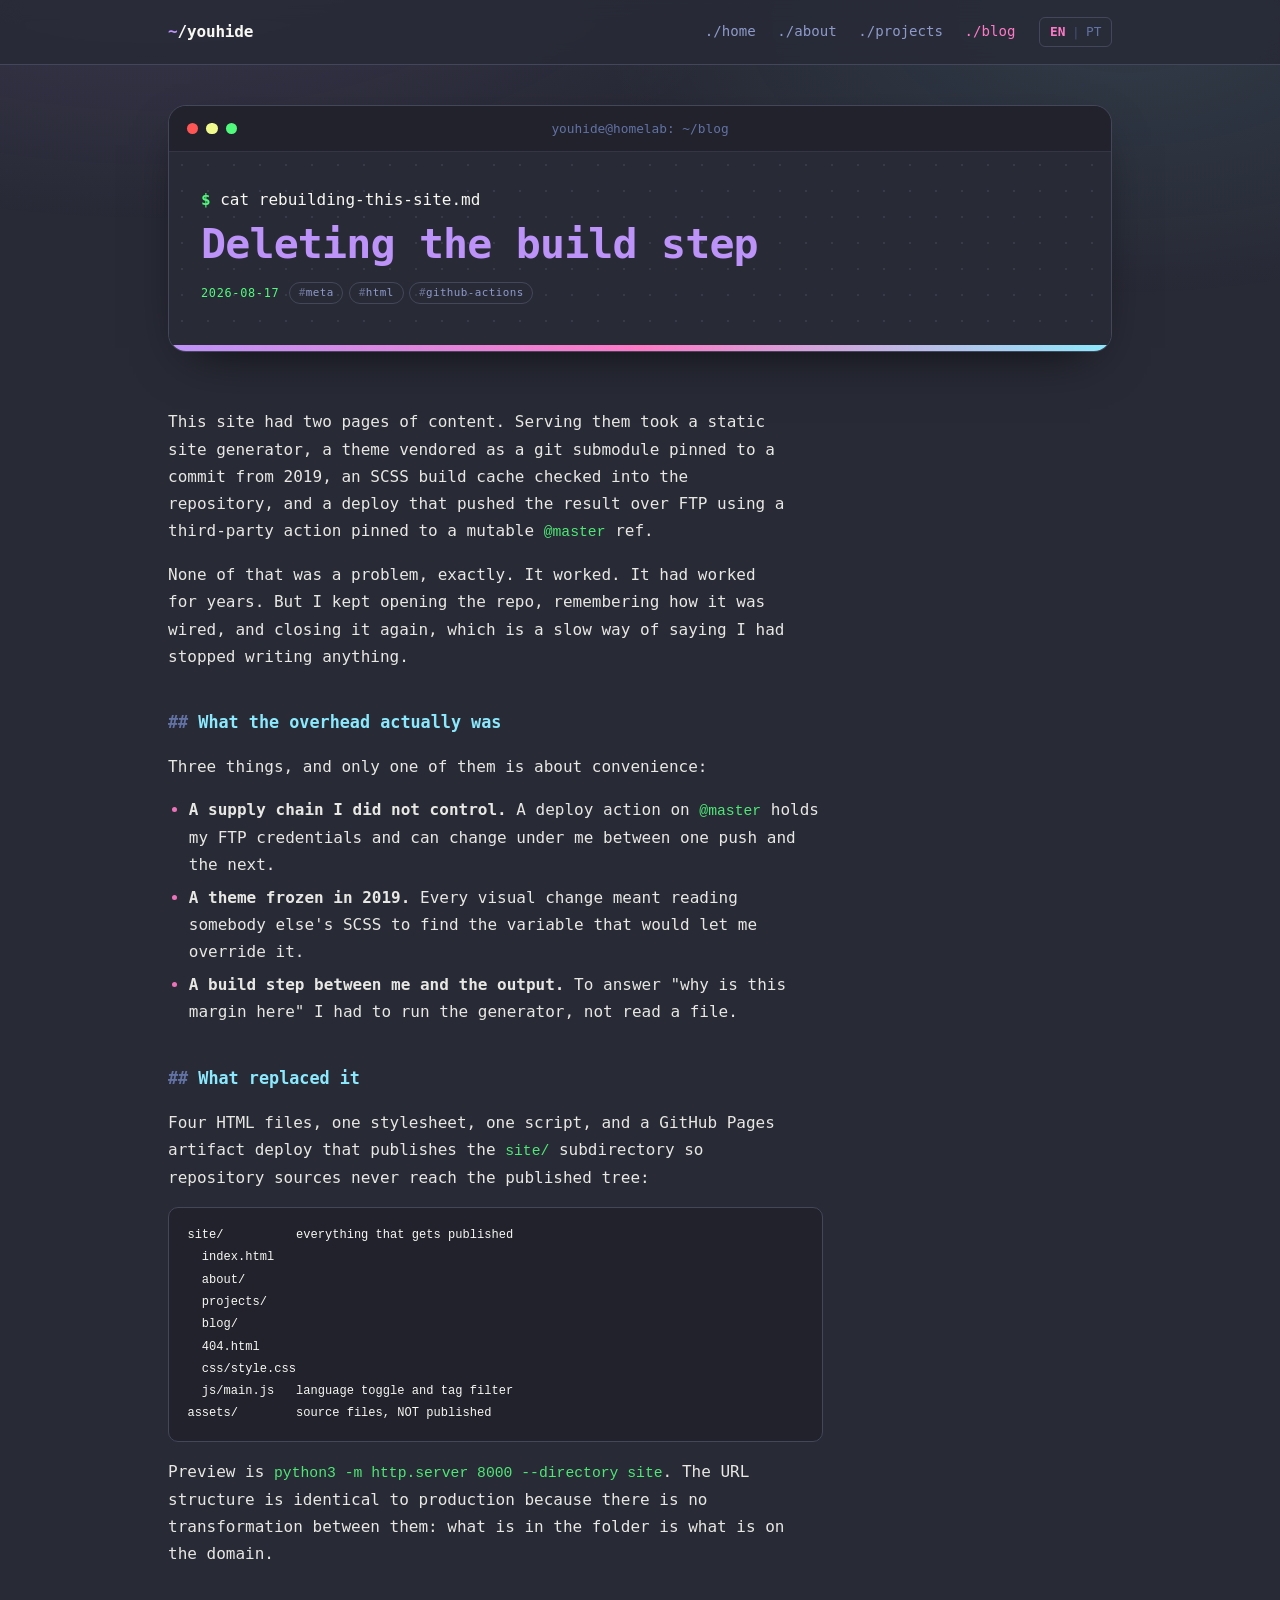
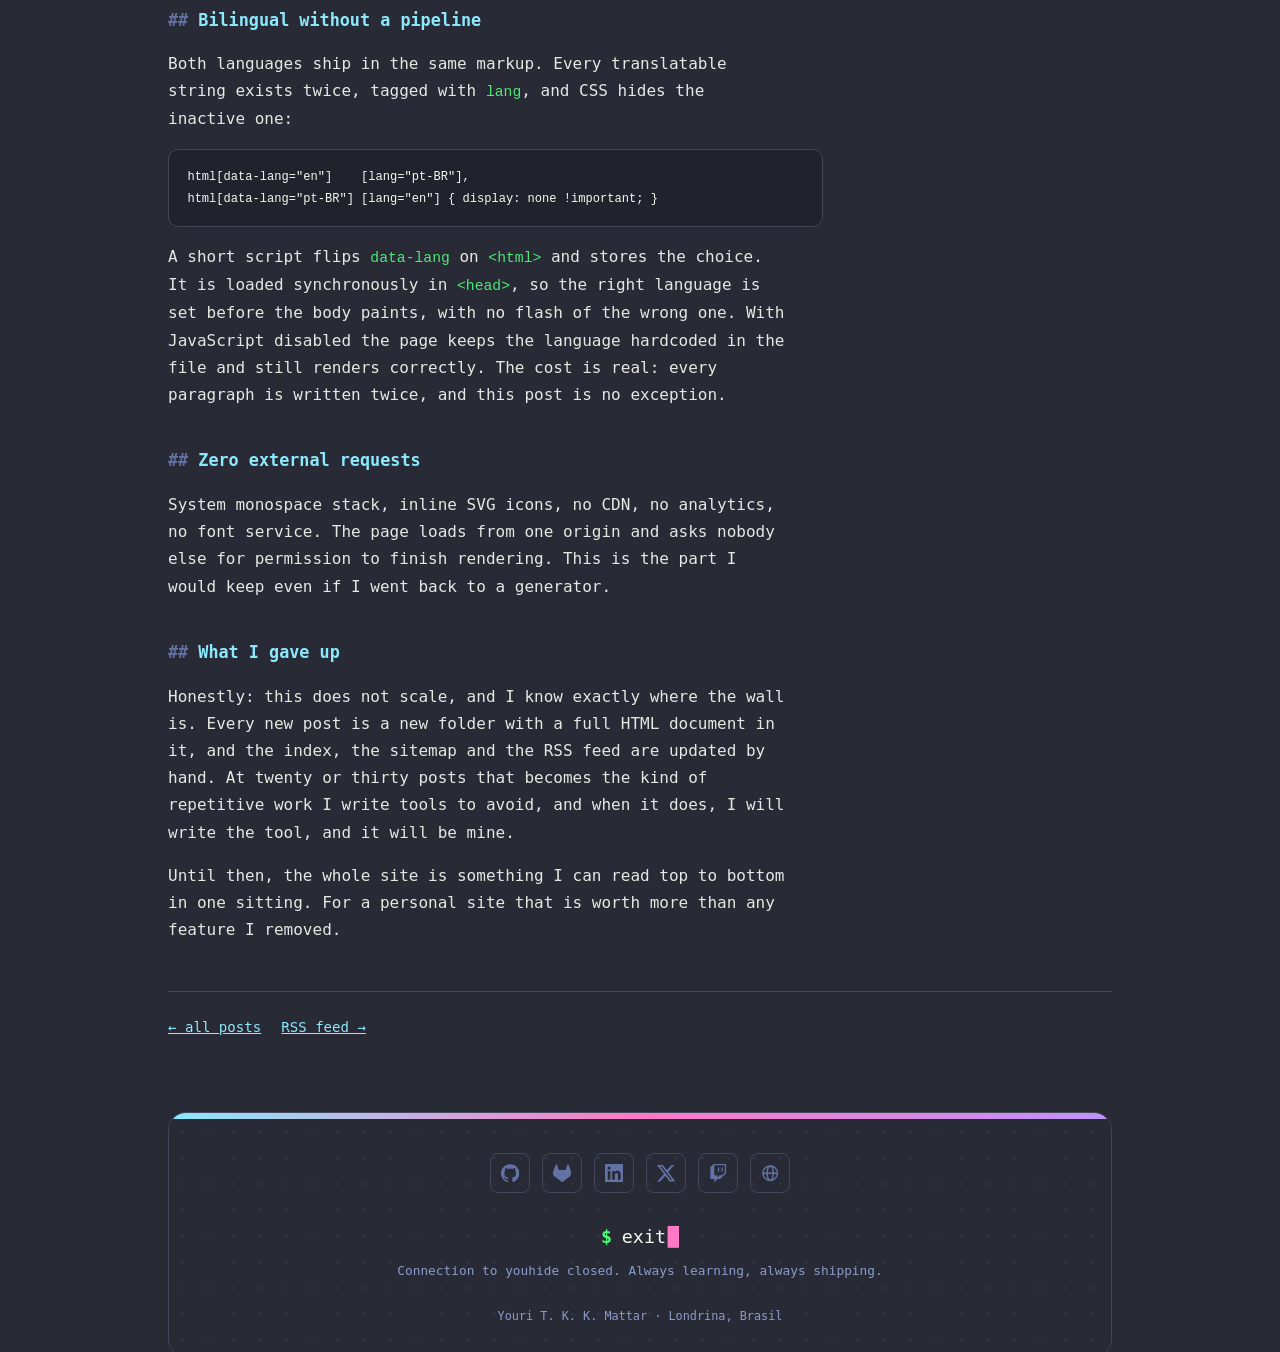
<file: site/blog/rebuilding-this-site/index.html>
<!doctype html>
<html lang="en" data-lang="en">
<head>
<meta charset="utf-8">
<meta name="viewport" content="width=device-width, initial-scale=1">
<title>Deleting the build step: this site is hand-written HTML again — youHide</title>
<meta name="description" content="Two pages of content were served by Hugo, a theme pinned to a 2019 commit and an FTP deploy action pinned to @master. Why I replaced all of it with hand-written HTML.">
<meta name="author" content="Youri T. K. K. Mattar">
<meta name="theme-color" content="#282a36">
<link rel="canonical" href="https://youhide.com.br/blog/rebuilding-this-site/">

<meta property="og:type" content="article">
<meta property="article:published_time" content="2026-08-17">
<meta property="og:title" content="Deleting the build step: this site is hand-written HTML again">
<meta property="og:description" content="A static site generator, a vendored theme and an FTP deploy, for two pages. Here is what came out and what went in.">
<meta property="og:url" content="https://youhide.com.br/blog/rebuilding-this-site/">
<meta property="og:image" content="https://youhide.com.br/img/og.png">
<meta name="twitter:card" content="summary_large_image">
<meta name="twitter:site" content="@_hideout">

<link rel="icon" href="../../favicon.svg" type="image/svg+xml">
<link rel="icon" href="../../favicon-32x32.png" sizes="32x32" type="image/png">
<link rel="apple-touch-icon" href="../../apple-touch-icon.png">
<link rel="manifest" href="../../site.webmanifest">
<link rel="alternate" type="application/rss+xml" title="youHide — blog" href="../../feed.xml">
<link rel="stylesheet" href="../../css/style.css">
<script src="../../js/main.js"></script>
</head>
<body>

<a class="skip" href="#main"><span lang="en">Skip to content</span><span lang="pt-BR">Pular para o conteúdo</span></a>

<header class="nav">
  <div class="wrap nav__inner">
    <a class="nav__brand" href="../../"><span>~</span>/youhide</a>
    <nav class="nav__links" aria-label="Main">
      <a href="../../">./home</a>
      <a href="../../about/">./about</a>
      <a href="../../projects/">./projects</a>
      <a href="../" aria-current="page">./blog</a>
    </nav>
    <button class="lang" id="lang-toggle" type="button" aria-label="Mudar para português">
      <span class="lang__opt" data-lang-opt="en">EN</span>
      <span class="lang__sep">|</span>
      <span class="lang__opt" data-lang-opt="pt-BR">PT</span>
    </button>
  </div>
</header>

<main id="main">
  <div class="wrap">

    <section class="term" aria-labelledby="page-title">
      <div class="term__bar">
        <span class="dot dot--red"></span>
        <span class="dot dot--yellow"></span>
        <span class="dot dot--green"></span>
        <span class="term__path">youhide@homelab: ~/blog</span>
      </div>
      <div class="term__body">
        <div class="term__main">
          <p class="prompt"><span class="prompt__sign">$</span>cat rebuilding-this-site.md</p>
          <h1 class="page__title" id="page-title" lang="en">Deleting the build step</h1>
          <h1 class="page__title" lang="pt-BR">Apagando o build</h1>
          <div class="post__meta">
            <time class="post-date" datetime="2026-08-17">2026-08-17</time>
            <ul class="post-tags">
              <li>meta</li><li>html</li><li>github-actions</li>
            </ul>
          </div>
        </div>
      </div>
      <div class="term__accent"></div>
    </section>

    <article class="section post prose">

      <p lang="en">This site had two pages of content. Serving them took a static site generator, a
        theme vendored as a git submodule pinned to a commit from 2019, an SCSS build cache checked
        into the repository, and a deploy that pushed the result over FTP using a third-party action
        pinned to a mutable <code>@master</code> ref.</p>
      <p lang="pt-BR">Este site tinha duas páginas de conteúdo. Para servir isso eram necessários um
        gerador de site estático, um tema vendorizado como submódulo git travado num commit de 2019,
        um cache de build SCSS commitado no repositório e um deploy que empurrava o resultado por FTP
        usando uma action de terceiro travada numa ref mutável <code>@master</code>.</p>

      <p lang="en">None of that was a problem, exactly. It worked. It had worked for years. But I kept
        opening the repo, remembering how it was wired, and closing it again, which is a slow way of
        saying I had stopped writing anything.</p>
      <p lang="pt-BR">Nada disso era exatamente um problema. Funcionava. Funcionou por anos. Mas eu
        abria o repositório, lembrava como aquilo era ligado, e fechava de novo, o que é um jeito comprido
        de dizer que eu tinha parado de escrever.</p>

      <h2 lang="en">What the overhead actually was</h2>
      <h2 lang="pt-BR">Qual era o overhead de verdade</h2>

      <p lang="en">Three things, and only one of them is about convenience:</p>
      <p lang="pt-BR">Três coisas, e só uma delas é sobre conveniência:</p>

      <ul lang="en">
        <li><strong>A supply chain I did not control.</strong> A deploy action on <code>@master</code>
          holds my FTP credentials and can change under me between one push and the next.</li>
        <li><strong>A theme frozen in 2019.</strong> Every visual change meant reading somebody
          else's SCSS to find the variable that would let me override it.</li>
        <li><strong>A build step between me and the output.</strong> To answer "why is this margin
          here" I had to run the generator, not read a file.</li>
      </ul>
      <ul lang="pt-BR">
        <li><strong>Uma cadeia de suprimentos que eu não controlava.</strong> Uma action de deploy em
          <code>@master</code> segura minhas credenciais de FTP e pode mudar sozinha entre um push e
          o seguinte.</li>
        <li><strong>Um tema congelado em 2019.</strong> Qualquer mudança visual significava ler o SCSS
          dos outros pra achar a variável que me deixaria sobrescrever aquilo.</li>
        <li><strong>Um build entre mim e o resultado.</strong> Pra responder "por que essa margem está
          aqui" eu tinha que rodar o gerador, não ler um arquivo.</li>
      </ul>

      <h2 lang="en">What replaced it</h2>
      <h2 lang="pt-BR">O que entrou no lugar</h2>

      <p lang="en">Four HTML files, one stylesheet, one script, and a GitHub Pages artifact deploy that
        publishes the <code>site/</code> subdirectory so repository sources never reach the published
        tree:</p>
      <p lang="pt-BR">Quatro arquivos HTML, uma folha de estilo, um script e um deploy de artefato do
        GitHub Pages que publica o subdiretório <code>site/</code>, de forma que os fontes do
        repositório nunca chegam à árvore publicada:</p>

      <pre><code>site/          everything that gets published
  index.html
  about/
  projects/
  blog/
  404.html
  css/style.css
  js/main.js   language toggle and tag filter
assets/        source files, NOT published</code></pre>

      <p lang="en">Preview is <code>python3 -m http.server 8000 --directory site</code>. The URL
        structure is identical to production because there is no transformation between them: what is
        in the folder is what is on the domain.</p>
      <p lang="pt-BR">O preview é <code>python3 -m http.server 8000 --directory site</code>. A estrutura
        de URL é idêntica à de produção porque não existe transformação entre as duas: o que está na
        pasta é o que está no domínio.</p>

      <h2 lang="en">Bilingual without a pipeline</h2>
      <h2 lang="pt-BR">Bilíngue sem pipeline</h2>

      <p lang="en">Both languages ship in the same markup. Every translatable string exists twice,
        tagged with <code>lang</code>, and CSS hides the inactive one:</p>
      <p lang="pt-BR">Os dois idiomas vão no mesmo markup. Cada string traduzível existe duas vezes,
        marcada com <code>lang</code>, e o CSS esconde a inativa:</p>

      <pre><code>html[data-lang="en"]    [lang="pt-BR"],
html[data-lang="pt-BR"] [lang="en"] { display: none !important; }</code></pre>

      <p lang="en">A short script flips <code>data-lang</code> on <code>&lt;html&gt;</code> and stores
        the choice. It is loaded synchronously in <code>&lt;head&gt;</code>, so the right language is
        set before the body paints, with no flash of the wrong one. With JavaScript disabled the page keeps
        the language hardcoded in the file and still renders correctly. The cost is real: every
        paragraph is written twice, and this post is no exception.</p>
      <p lang="pt-BR">Um script curto troca o <code>data-lang</code> no <code>&lt;html&gt;</code> e
        guarda a escolha. Ele é carregado de forma síncrona no <code>&lt;head&gt;</code>, então o idioma
        certo é definido antes do body pintar, sem flash do idioma errado. Com JavaScript desligado a
        página mantém o idioma fixo no arquivo e renderiza normalmente. O custo é real: cada parágrafo
        é escrito duas vezes, e este post não é exceção.</p>

      <h2 lang="en">Zero external requests</h2>
      <h2 lang="pt-BR">Zero requisições externas</h2>

      <p lang="en">System monospace stack, inline SVG icons, no CDN, no analytics, no font service. The
        page loads from one origin and asks nobody else for permission to finish rendering. This is the
        part I would keep even if I went back to a generator.</p>
      <p lang="pt-BR">Fonte monoespaçada do sistema, ícones SVG inline, sem CDN, sem analytics, sem
        serviço de fontes. A página carrega de uma origem só e não pede permissão pra mais ninguém pra
        terminar de renderizar. Essa é a parte que eu manteria mesmo se voltasse pra um gerador.</p>

      <h2 lang="en">What I gave up</h2>
      <h2 lang="pt-BR">Do que eu abri mão</h2>

      <p lang="en">Honestly: this does not scale, and I know exactly where the wall is. Every new post
        is a new folder with a full HTML document in it, and the index, the sitemap and the RSS feed
        are updated by hand. At twenty or thirty posts that becomes the kind of repetitive work I write
        tools to avoid, and when it does, I will write the tool, and it will be mine.</p>
      <p lang="pt-BR">Sinceramente: isso não escala, e eu sei exatamente onde fica o limite. Cada post
        novo é uma pasta nova com um documento HTML inteiro dentro, e o índice, o sitemap e o feed RSS
        são atualizados na mão. Em vinte ou trinta posts isso vira o tipo de trabalho repetitivo que eu
        escrevo ferramentas pra evitar, e quando virar, eu escrevo a ferramenta, e ela vai ser minha.</p>

      <p lang="en">Until then, the whole site is something I can read top to bottom in one sitting. For
        a personal site that is worth more than any feature I removed.</p>
      <p lang="pt-BR">Até lá, o site inteiro é uma coisa que eu consigo ler de ponta a ponta de uma
        sentada. Para um site pessoal isso vale mais do que qualquer feature que eu tirei.</p>

    </article>

    <nav class="post-nav" aria-label="Post navigation">
      <a href="../" lang="en">← all posts</a>
      <a href="../" lang="pt-BR">← todos os posts</a>
      <a href="../../feed.xml" lang="en">RSS feed →</a>
      <a href="../../feed.xml" lang="pt-BR">feed RSS →</a>
    </nav>

  </div>
</main>

<footer class="footer">
  <div class="wrap">
    <div class="footer__card">
      <div class="footer__accent"></div>
      <div class="footer__body">
        <ul class="social">
          <li><a href="https://github.com/youhide" aria-label="GitHub"><svg viewBox="0 0 24 24" aria-hidden="true"><path d="M12 .297c-6.63 0-12 5.373-12 12 0 5.303 3.438 9.8 8.205 11.385.6.113.82-.258.82-.577 0-.285-.01-1.04-.015-2.04-3.338.724-4.042-1.61-4.042-1.61C4.422 18.07 3.633 17.7 3.633 17.7c-1.087-.744.084-.729.084-.729 1.205.084 1.838 1.236 1.838 1.236 1.07 1.835 2.809 1.305 3.495.998.108-.776.417-1.305.76-1.605-2.665-.3-5.466-1.332-5.466-5.93 0-1.31.465-2.38 1.235-3.22-.135-.303-.54-1.523.105-3.176 0 0 1.005-.322 3.3 1.23.96-.267 1.98-.399 3-.405 1.02.006 2.04.138 3 .405 2.28-1.552 3.285-1.23 3.285-1.23.645 1.653.24 2.873.12 3.176.765.84 1.23 1.91 1.23 3.22 0 4.61-2.805 5.625-5.475 5.92.42.36.81 1.096.81 2.22 0 1.606-.015 2.896-.015 3.286 0 .315.21.69.825.57C20.565 22.092 24 17.592 24 12.297c0-6.627-5.373-12-12-12"/></svg></a></li>
          <li><a href="https://gitlab.com/youri" aria-label="GitLab"><svg viewBox="0 0 24 24" aria-hidden="true"><path d="m23.6 9.6-.03-.086L20.3.9a.851.851 0 0 0-.336-.405.876.876 0 0 0-1 .054.876.876 0 0 0-.29.44l-2.207 6.752H7.535L5.327.99a.858.858 0 0 0-.29-.441.876.876 0 0 0-1-.054.859.859 0 0 0-.336.405L.427 9.51l-.031.085a6.055 6.055 0 0 0 2.008 6.997l.01.009.03.022 4.964 3.72 2.456 1.86 1.496 1.13a1.01 1.01 0 0 0 1.22 0l1.496-1.13 2.456-1.86 4.994-3.742.013-.01a6.057 6.057 0 0 0 2.06-6.99Z"/></svg></a></li>
          <li><a href="https://linkedin.com/in/yourimattar" aria-label="LinkedIn"><svg viewBox="0 0 24 24" aria-hidden="true"><path d="M20.447 20.452h-3.554v-5.569c0-1.328-.027-3.037-1.852-3.037-1.853 0-2.136 1.445-2.136 2.939v5.667H9.351V9h3.414v1.561h.046c.477-.9 1.637-1.85 3.37-1.85 3.601 0 4.267 2.37 4.267 5.455v6.286zM5.337 7.433a2.062 2.062 0 0 1-2.063-2.065 2.064 2.064 0 1 1 2.063 2.065zm1.782 13.019H3.555V9h3.564v11.452zM22.225 0H1.771C.792 0 0 .774 0 1.729v20.542C0 23.227.792 24 1.771 24h20.451C23.2 24 24 23.227 24 22.271V1.729C24 .774 23.2 0 22.222 0h.003z"/></svg></a></li>
          <li><a href="https://x.com/_hideout" aria-label="X"><svg viewBox="0 0 24 24" aria-hidden="true"><path d="M18.901 1.153h3.68l-8.04 9.19L24 22.846h-7.406l-5.8-7.584-6.638 7.584H.474l8.6-9.83L0 1.154h7.594l5.243 6.932ZM17.61 20.644h2.039L6.486 3.24H4.298Z"/></svg></a></li>
          <li><a href="https://twitch.tv/youhide" aria-label="Twitch"><svg viewBox="0 0 24 24" aria-hidden="true"><path d="M11.571 4.714h1.715v5.143H11.57zm4.715 0H18v5.143h-1.714zM6 0L1.714 4.286v15.428h5.143V24l4.286-4.286h3.428L22.286 12V0zm14.571 11.143l-3.428 3.428h-3.429l-3 3v-3H6.857V1.714h13.714z"/></svg></a></li>
          <li><a href="https://postrite.app" aria-label="PostRite"><svg class="icon--stroke" viewBox="0 0 24 24" aria-hidden="true"><circle cx="12" cy="12" r="9.5"/><ellipse cx="12" cy="12" rx="4" ry="9.5"/><path d="M2.5 12h19"/></svg></a></li>
        </ul>

        <p class="footer__exit"><span class="prompt__sign">$</span>exit<span class="cursor" aria-hidden="true">█</span></p>
        <p class="footer__note">
          <span lang="en">Connection to youhide closed. Always learning, always shipping.</span>
          <span lang="pt-BR">Conexão com youhide encerrada. Sempre aprendendo, sempre entregando.</span>
        </p>
        <p class="footer__meta">Youri T. K. K. Mattar · Londrina, Brasil</p>
      </div>
    </div>
  </div>
</footer>

</body>
</html>
</file>
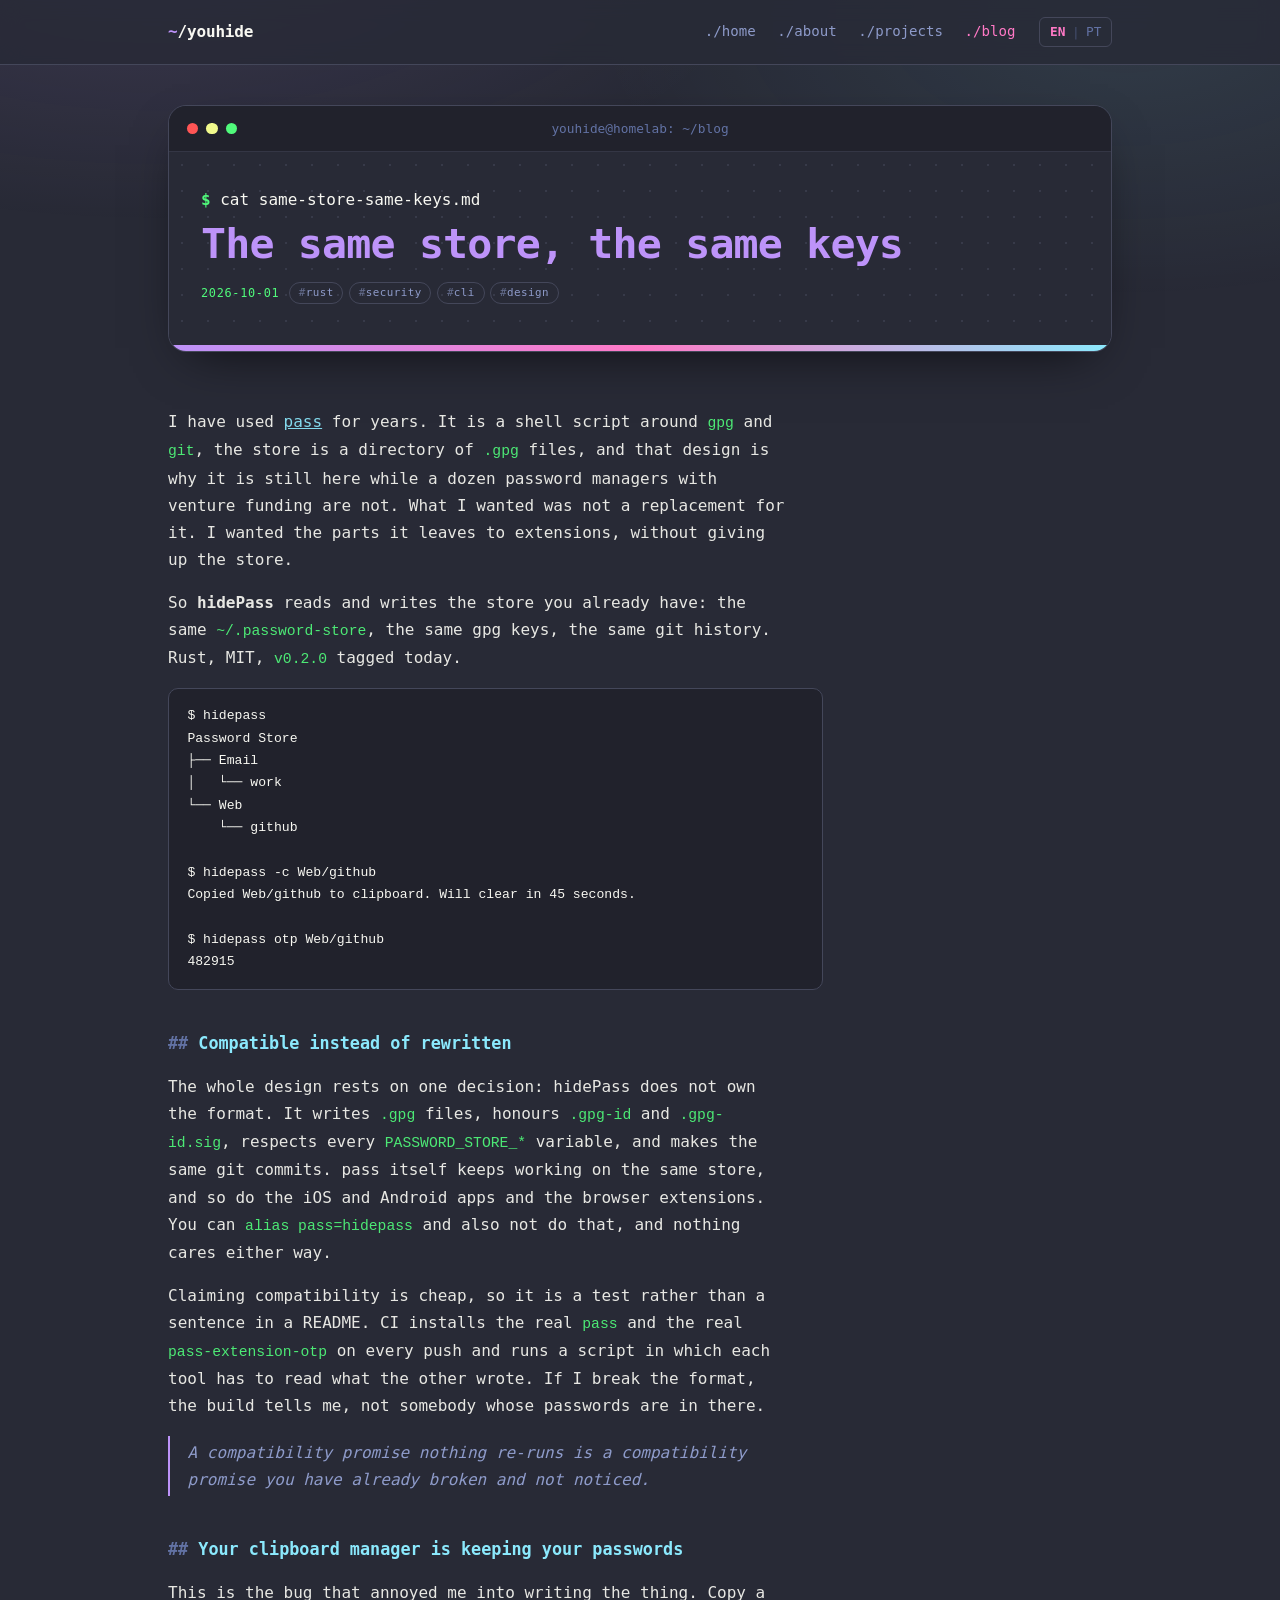
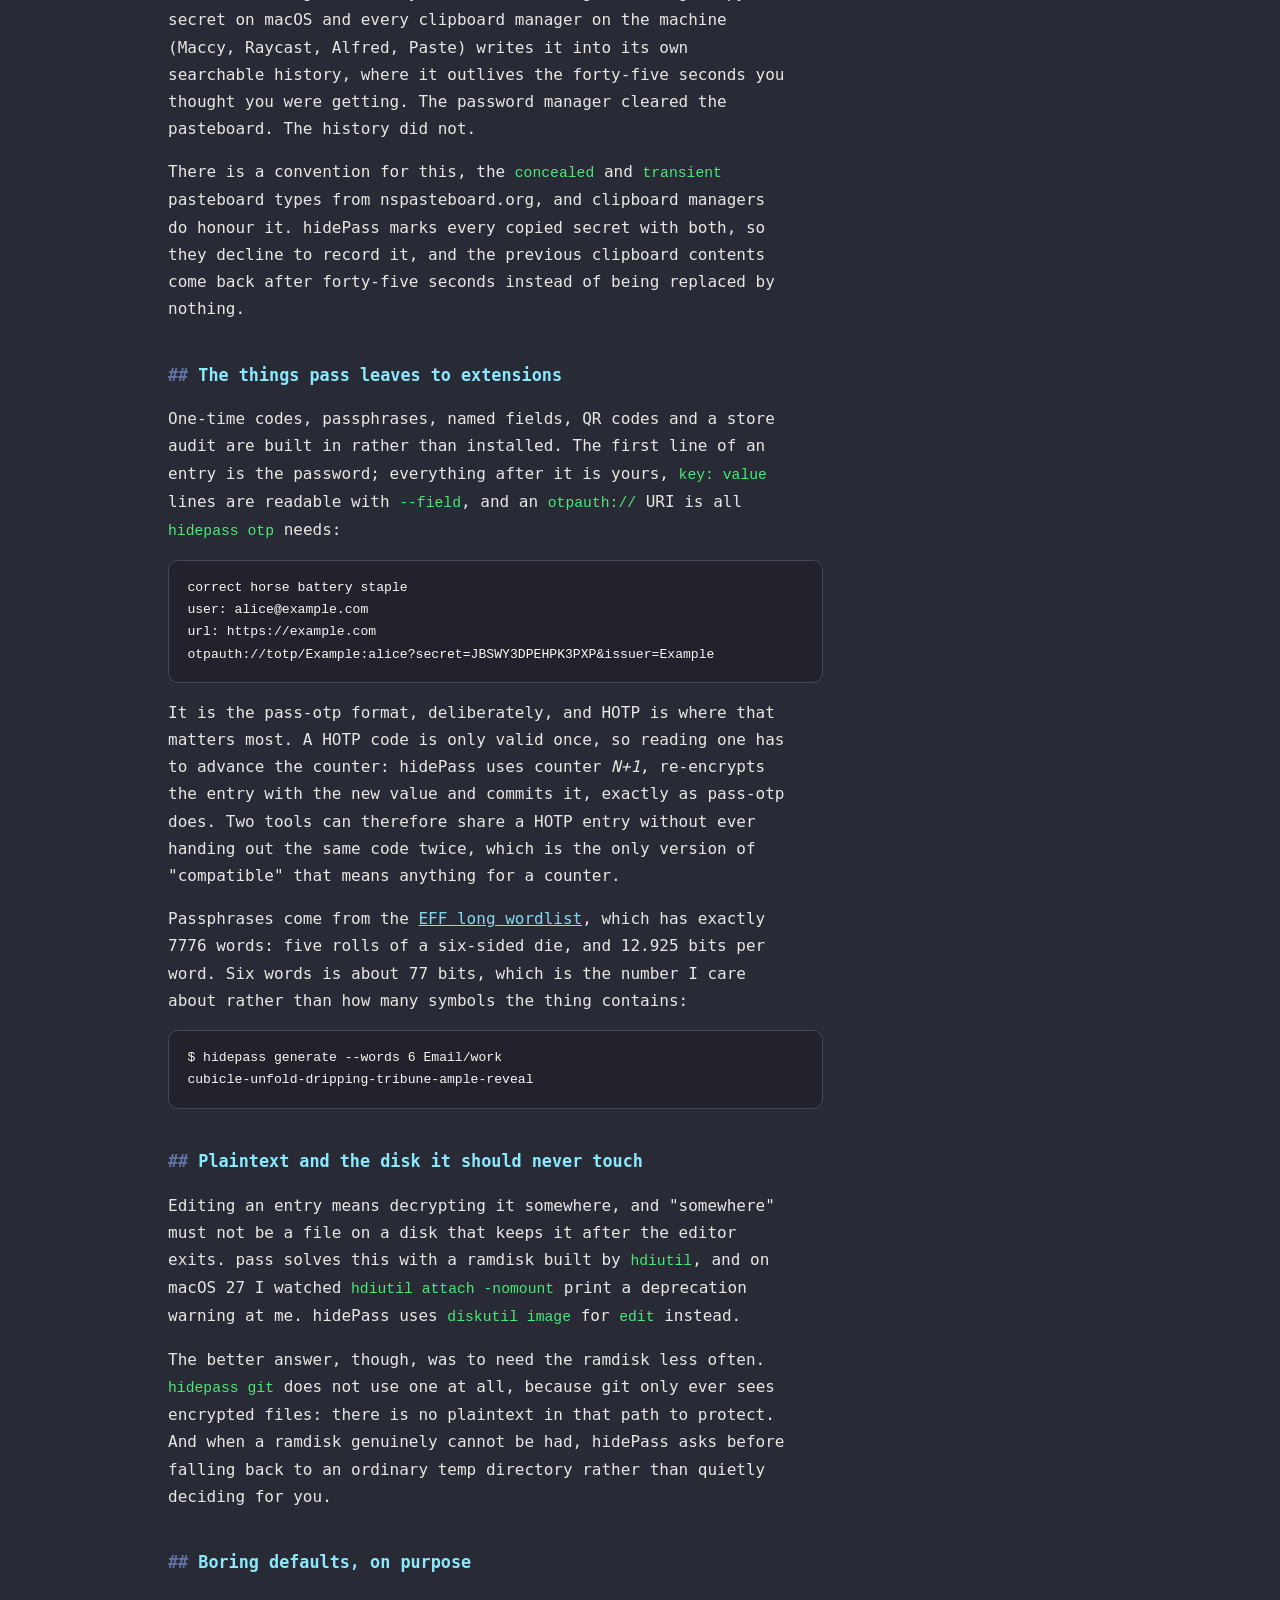
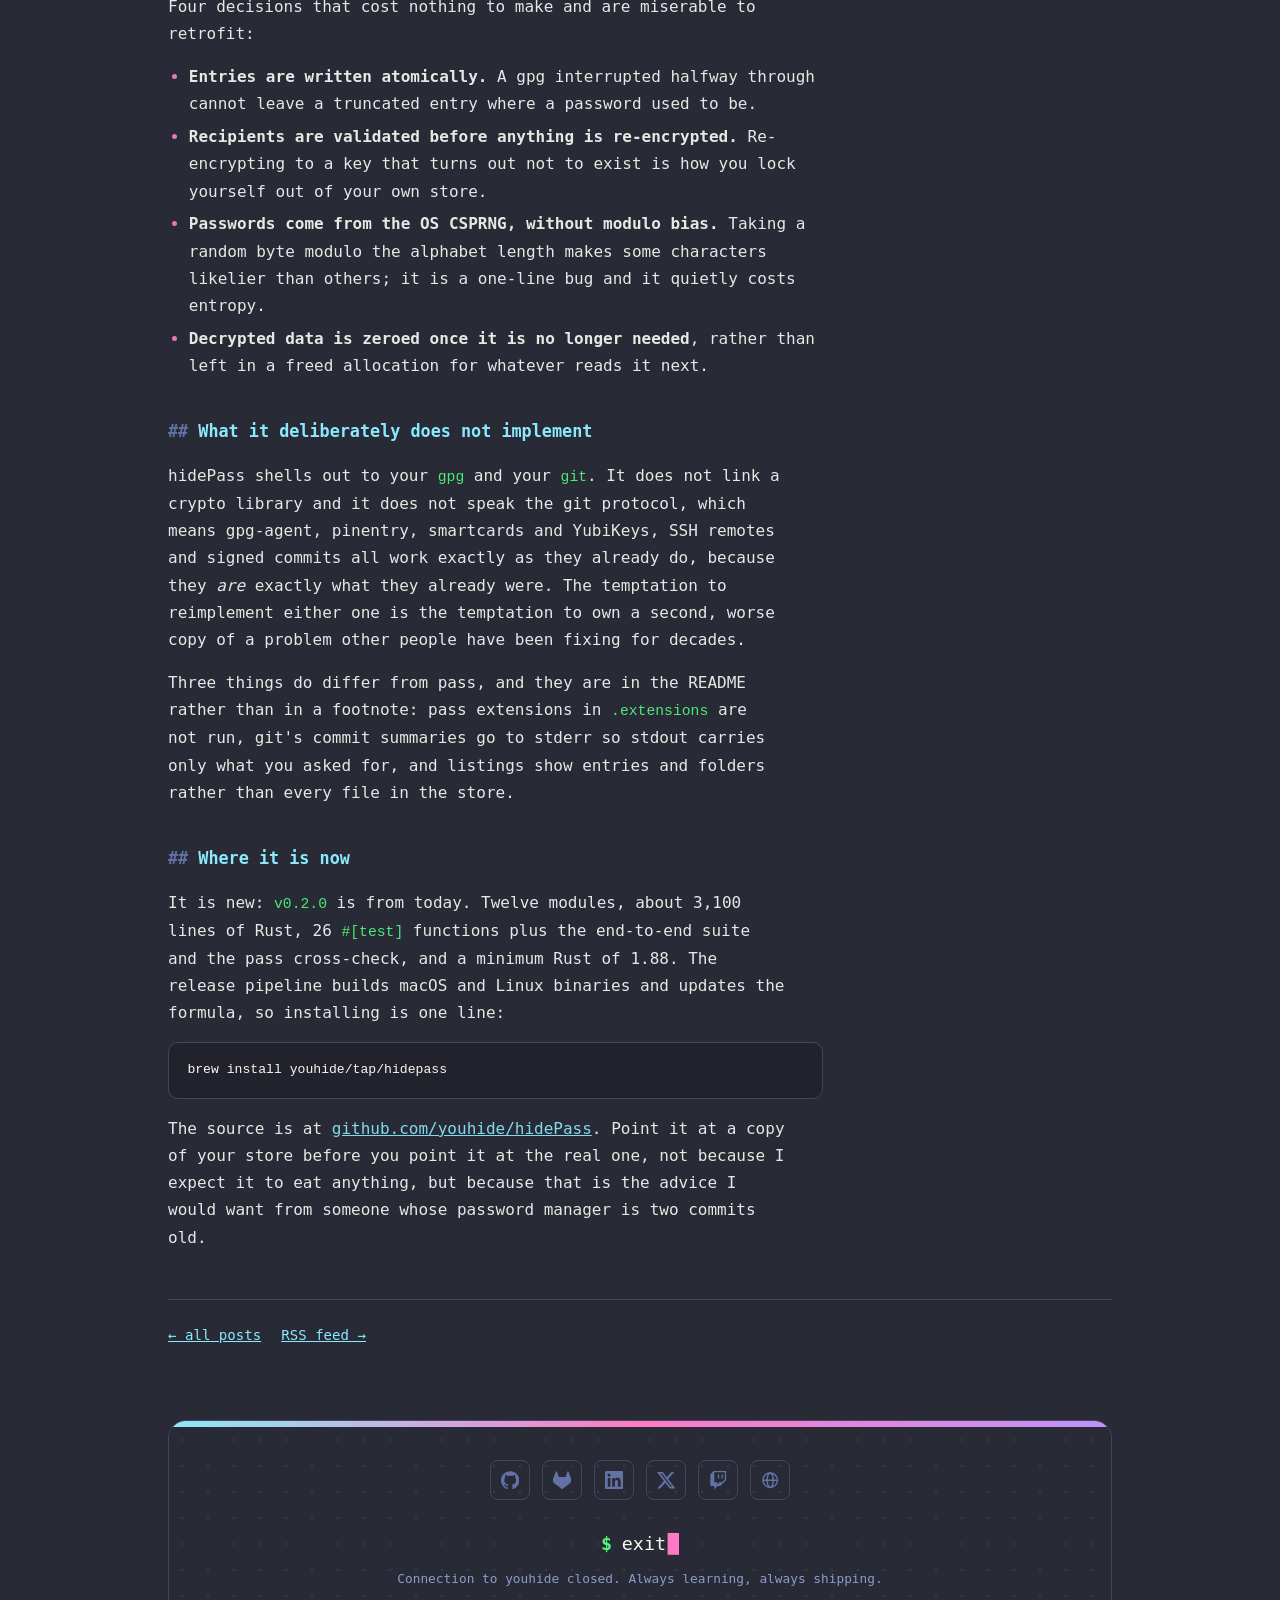
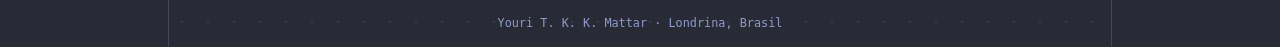
<file: site/blog/same-store-same-keys/index.html>
<!doctype html>
<html lang="en" data-lang="en">
<head>
<meta charset="utf-8">
<meta name="viewport" content="width=device-width, initial-scale=1">
<title>The same store, the same keys: a pass-compatible password manager in Rust — youHide</title>
<meta name="description" content="hidePass is a pass-compatible password manager written in Rust: the same password store, the same gpg keys, built-in one-time codes and passphrases, and copied secrets your clipboard manager refuses to record.">
<meta name="author" content="Youri T. K. K. Mattar">
<meta name="theme-color" content="#282a36">
<link rel="canonical" href="https://youhide.com.br/blog/same-store-same-keys/">

<meta property="og:type" content="article">
<meta property="article:published_time" content="2026-10-01">
<meta property="og:title" content="The same store, the same keys: a pass-compatible password manager in Rust">
<meta property="og:description" content="hidePass does not own the format: it reads and writes the pass store you already have, and CI proves it against the real pass on every push. Plus the clipboard bug that started it.">
<meta property="og:url" content="https://youhide.com.br/blog/same-store-same-keys/">
<meta property="og:image" content="https://youhide.com.br/img/og.png">
<meta name="twitter:card" content="summary_large_image">
<meta name="twitter:site" content="@_hideout">

<link rel="icon" href="../../favicon.svg" type="image/svg+xml">
<link rel="icon" href="../../favicon-32x32.png" sizes="32x32" type="image/png">
<link rel="apple-touch-icon" href="../../apple-touch-icon.png">
<link rel="manifest" href="../../site.webmanifest">
<link rel="alternate" type="application/rss+xml" title="youHide — blog" href="../../feed.xml">
<link rel="stylesheet" href="../../css/style.css">
<script src="../../js/main.js"></script>
</head>
<body>

<a class="skip" href="#main"><span lang="en">Skip to content</span><span lang="pt-BR">Pular para o conteúdo</span></a>

<header class="nav">
  <div class="wrap nav__inner">
    <a class="nav__brand" href="../../"><span>~</span>/youhide</a>
    <nav class="nav__links" aria-label="Main">
      <a href="../../">./home</a>
      <a href="../../about/">./about</a>
      <a href="../../projects/">./projects</a>
      <a href="../" aria-current="page">./blog</a>
    </nav>
    <button class="lang" id="lang-toggle" type="button" aria-label="Mudar para português">
      <span class="lang__opt" data-lang-opt="en">EN</span>
      <span class="lang__sep">|</span>
      <span class="lang__opt" data-lang-opt="pt-BR">PT</span>
    </button>
  </div>
</header>

<main id="main">
  <div class="wrap">

    <section class="term" aria-labelledby="page-title">
      <div class="term__bar">
        <span class="dot dot--red"></span>
        <span class="dot dot--yellow"></span>
        <span class="dot dot--green"></span>
        <span class="term__path">youhide@homelab: ~/blog</span>
      </div>
      <div class="term__body">
        <div class="term__main">
          <p class="prompt"><span class="prompt__sign">$</span>cat same-store-same-keys.md</p>
          <h1 class="page__title" id="page-title" lang="en">The same store, the same keys</h1>
          <h1 class="page__title" lang="pt-BR">A mesma store, as mesmas chaves</h1>
          <div class="post__meta">
            <time class="post-date" datetime="2026-10-01">2026-10-01</time>
            <ul class="post-tags">
              <li>rust</li><li>security</li><li>cli</li><li>design</li>
            </ul>
          </div>
        </div>
      </div>
      <div class="term__accent"></div>
    </section>

    <article class="section post prose">

      <p lang="en">I have used <a href="https://www.passwordstore.org">pass</a> for years. It is a
        shell script around <code>gpg</code> and <code>git</code>, the store is a directory
        of <code>.gpg</code> files, and that design is why it is still here while a dozen password
        managers with venture funding are not. What I wanted was not a replacement for it. I wanted
        the parts it leaves to extensions, without giving up the store.</p>
      <p lang="pt-BR">Eu uso o <a href="https://www.passwordstore.org">pass</a> há anos. É um script
        de shell em volta do <code>gpg</code> e do <code>git</code>, a store é um diretório de
        arquivos <code>.gpg</code>, e é esse design que explica por que ele continua aqui enquanto uma
        dúzia de gerenciadores de senha com capital de risco não está. O que eu queria não era um
        substituto pra ele. Eu queria as partes que ele deixa pras extensões, sem abrir mão da
        store.</p>

      <p lang="en">So <strong>hidePass</strong> reads and writes the store you already have: the same
        <code>~/.password-store</code>, the same gpg keys, the same git history. Rust, MIT,
        <code>v0.2.0</code> tagged today.</p>
      <p lang="pt-BR">Então o <strong>hidePass</strong> lê e escreve a store que você já tem: o mesmo
        <code>~/.password-store</code>, as mesmas chaves gpg, o mesmo histórico git. Rust, MIT,
        <code>v0.2.0</code> marcado hoje.</p>

<pre>$ hidepass
Password Store
├── Email
│   └── work
└── Web
    └── github

$ hidepass -c Web/github
Copied Web/github to clipboard. Will clear in 45 seconds.

$ hidepass otp Web/github
482915</pre>

      <h2 lang="en">Compatible instead of rewritten</h2>
      <h2 lang="pt-BR">Compatível em vez de reescrito</h2>

      <p lang="en">The whole design rests on one decision: hidePass does not own the format. It writes
        <code>.gpg</code> files, honours <code>.gpg-id</code> and <code>.gpg-id.sig</code>, respects
        every <code>PASSWORD_STORE_*</code> variable, and makes the same git commits. pass itself keeps
        working on the same store, and so do the iOS and Android apps and the browser extensions. You
        can <code>alias pass=hidepass</code> and also not do that, and nothing cares either way.</p>
      <p lang="pt-BR">O design inteiro se apoia numa decisão: o hidePass não é dono do formato. Ele
        escreve arquivos <code>.gpg</code>, respeita o <code>.gpg-id</code> e o
        <code>.gpg-id.sig</code>, respeita toda variável <code>PASSWORD_STORE_*</code>, e faz os mesmos
        commits git. O próprio pass continua funcionando na mesma store, e os apps de iOS e Android e
        as extensões de navegador também. Você pode dar <code>alias pass=hidepass</code> e também pode
        não dar, e tanto faz.</p>

      <p lang="en">Claiming compatibility is cheap, so it is a test rather than a sentence in a README.
        CI installs the real <code>pass</code> and the real <code>pass-extension-otp</code> on every
        push and runs a script in which each tool has to read what the other wrote. If I break the
        format, the build tells me, not somebody whose passwords are in there.</p>
      <p lang="pt-BR">Afirmar compatibilidade é barato, então ela é um teste em vez de uma frase num
        README. O CI instala o <code>pass</code> de verdade e o <code>pass-extension-otp</code> de
        verdade a cada push e roda um script em que cada ferramenta tem que ler o que a outra escreveu.
        Se eu quebrar o formato, o build me avisa, e não alguém cujas senhas estão lá dentro.</p>

      <blockquote lang="en">A compatibility promise nothing re-runs is a compatibility promise you have
        already broken and not noticed.</blockquote>
      <blockquote lang="pt-BR">Uma promessa de compatibilidade que nada re-executa é uma promessa de
        compatibilidade que você já quebrou e não percebeu.</blockquote>

      <h2 lang="en">Your clipboard manager is keeping your passwords</h2>
      <h2 lang="pt-BR">Seu gerenciador de clipboard está guardando suas senhas</h2>

      <p lang="en">This is the bug that annoyed me into writing the thing. Copy a secret on macOS and
        every clipboard manager on the machine (Maccy, Raycast, Alfred, Paste) writes it into its own
        searchable history, where it outlives the forty-five seconds you thought you were getting. The
        password manager cleared the pasteboard. The history did not.</p>
      <p lang="pt-BR">Esse é o bug que me irritou o suficiente pra eu escrever a coisa. Copie um
        segredo no macOS e todo gerenciador de clipboard da máquina (Maccy, Raycast, Alfred, Paste)
        escreve o segredo no próprio histórico pesquisável, onde ele sobrevive aos quarenta e cinco
        segundos que você pensou que tinha. O gerenciador de senhas limpou o pasteboard. O histórico,
        não.</p>

      <p lang="en">There is a convention for this, the <code>concealed</code> and
        <code>transient</code> pasteboard types from nspasteboard.org, and clipboard managers do
        honour it. hidePass marks every copied secret with both, so they decline to record it, and the
        previous clipboard contents come back after forty-five seconds instead of being replaced by
        nothing.</p>
      <p lang="pt-BR">Existe uma convenção pra isso, os tipos de pasteboard <code>concealed</code> e
        <code>transient</code> do nspasteboard.org, e os gerenciadores de clipboard respeitam. O
        hidePass marca todo segredo copiado com os dois, então eles se recusam a registrar, e o
        conteúdo anterior do clipboard volta depois de quarenta e cinco segundos em vez de ser
        substituído por nada.</p>

      <h2 lang="en">The things pass leaves to extensions</h2>
      <h2 lang="pt-BR">As coisas que o pass deixa pras extensões</h2>

      <p lang="en">One-time codes, passphrases, named fields, QR codes and a store audit are built in
        rather than installed. The first line of an entry is the password; everything after it is
        yours, <code>key: value</code> lines are readable with <code>--field</code>, and an
        <code>otpauth://</code> URI is all <code>hidepass otp</code> needs:</p>
      <p lang="pt-BR">Códigos de uso único, passphrases, campos nomeados, QR codes e uma auditoria da
        store são embutidos em vez de instalados. A primeira linha de uma entrada é a senha; tudo
        depois dela é seu, linhas <code>key: value</code> são legíveis com <code>--field</code>, e uma
        URI <code>otpauth://</code> é tudo que o <code>hidepass otp</code> precisa:</p>

<pre>correct horse battery staple
user: alice@example.com
url: https://example.com
otpauth://totp/Example:alice?secret=JBSWY3DPEHPK3PXP&amp;issuer=Example</pre>

      <p lang="en">It is the pass-otp format, deliberately, and HOTP is where that matters most. A HOTP
        code is only valid once, so reading one has to advance the counter: hidePass uses counter
        <em>N+1</em>, re-encrypts the entry with the new value and commits it, exactly as pass-otp
        does. Two tools can therefore share a HOTP entry without ever handing out the same code
        twice, which is the only version of "compatible" that means anything for a counter.</p>
      <p lang="pt-BR">É o formato do pass-otp, de propósito, e o HOTP é onde isso mais importa. Um
        código HOTP só vale uma vez, então ler um tem que avançar o contador: o hidePass usa o contador
        <em>N+1</em>, re-encripta a entrada com o valor novo e faz o commit, exatamente como o pass-otp
        faz. Duas ferramentas podem então compartilhar uma entrada HOTP sem nunca entregar o mesmo
        código duas vezes, que é a única versão de "compatível" que significa algo para um
        contador.</p>

      <p lang="en">Passphrases come from the <a href="https://www.eff.org/dice">EFF long wordlist</a>,
        which has exactly 7776 words: five rolls of a six-sided die, and 12.925 bits per word. Six words is
        about 77 bits, which is the number I care about rather than how many symbols the thing
        contains:</p>
      <p lang="pt-BR">As passphrases saem da <a href="https://www.eff.org/dice">lista longa de palavras
        da EFF</a>, que tem exatamente 7776 palavras: cinco lançamentos de um dado de seis faces, e 12,925 bits
        por palavra. Seis palavras dão cerca de 77 bits, que é o número com que eu me importo, e não
        quantos símbolos a coisa tem:</p>

<pre>$ hidepass generate --words 6 Email/work
cubicle-unfold-dripping-tribune-ample-reveal</pre>

      <h2 lang="en">Plaintext and the disk it should never touch</h2>
      <h2 lang="pt-BR">O texto puro e o disco em que ele não deveria encostar</h2>

      <p lang="en">Editing an entry means decrypting it somewhere, and "somewhere" must not be a file
        on a disk that keeps it after the editor exits. pass solves this with a ramdisk built by
        <code>hdiutil</code>, and on macOS 27 I watched <code>hdiutil attach -nomount</code> print a
        deprecation warning at me. hidePass uses <code>diskutil image</code> for
        <code>edit</code> instead.</p>
      <p lang="pt-BR">Editar uma entrada significa descriptografar em algum lugar, e esse "algum lugar"
        não pode ser um arquivo num disco que o guarda depois que o editor fecha. O pass resolve isso
        com um ramdisk construído pelo <code>hdiutil</code>. E no macOS 27 eu vi o <code>hdiutil
        attach -nomount</code> cuspir um aviso de deprecação na minha cara. O hidePass usa o
        <code>diskutil image</code> para o <code>edit</code>.</p>

      <p lang="en">The better answer, though, was to need the ramdisk less often. <code>hidepass
        git</code> does not use one at all, because git only ever sees encrypted files: there is no
        plaintext in that path to protect. And when a ramdisk genuinely cannot be had, hidePass asks
        before falling back to an ordinary temp directory rather than quietly deciding for you.</p>
      <p lang="pt-BR">A resposta melhor, porém, foi precisar do ramdisk menos vezes. O <code>hidepass
        git</code> não usa nenhum, porque o git só vê arquivos encriptados: não existe texto puro
        nesse caminho pra proteger. E quando um ramdisk realmente não está disponível, o hidePass
        pergunta antes de cair num diretório temporário comum, em vez de decidir por você em
        silêncio.</p>

      <h2 lang="en">Boring defaults, on purpose</h2>
      <h2 lang="pt-BR">Defaults chatos, de propósito</h2>

      <p lang="en">Four decisions that cost nothing to make and are miserable to retrofit:</p>
      <p lang="pt-BR">Quatro decisões que não custam nada pra tomar e dão um trabalho miserável
        pra encaixar depois:</p>

      <ul lang="en">
        <li><strong>Entries are written atomically.</strong> A gpg interrupted halfway through cannot
          leave a truncated entry where a password used to be.</li>
        <li><strong>Recipients are validated before anything is re-encrypted.</strong> Re-encrypting to
          a key that turns out not to exist is how you lock yourself out of your own store.</li>
        <li><strong>Passwords come from the OS CSPRNG, without modulo bias.</strong> Taking a random
          byte modulo the alphabet length makes some characters likelier than others; it is a one-line
          bug and it quietly costs entropy.</li>
        <li><strong>Decrypted data is zeroed once it is no longer needed</strong>, rather than left in
          a freed allocation for whatever reads it next.</li>
      </ul>
      <ul lang="pt-BR">
        <li><strong>As entradas são escritas atomicamente.</strong> Um gpg interrompido no meio não
          consegue deixar uma entrada truncada onde antes havia uma senha.</li>
        <li><strong>Os recipients são validados antes de qualquer coisa ser re-encriptada.</strong>
          Re-encriptar para uma chave que no fim não existe é como você se tranca pra fora
          da própria store.</li>
        <li><strong>As senhas vêm do CSPRNG do sistema, sem viés de módulo.</strong> Pegar um byte
          aleatório módulo o tamanho do alfabeto torna alguns caracteres mais prováveis que outros; é
          um bug de uma linha e custa entropia em silêncio.</li>
        <li><strong>Os dados descriptografados são zerados quando não são mais necessários</strong>, em
          vez de ficarem numa alocação liberada à espera de quem ler depois.</li>
      </ul>

      <h2 lang="en">What it deliberately does not implement</h2>
      <h2 lang="pt-BR">O que ele deliberadamente não implementa</h2>

      <p lang="en">hidePass shells out to your <code>gpg</code> and your <code>git</code>. It does not
        link a crypto library and it does not speak the git protocol, which means gpg-agent, pinentry,
        smartcards and YubiKeys, SSH remotes and signed commits all work exactly as they already do, because
        they <em>are</em> exactly what they already were. The temptation to reimplement either
        one is the temptation to own a second, worse copy of a problem other people have been fixing
        for decades.</p>
      <p lang="pt-BR">O hidePass chama o seu <code>gpg</code> e o seu <code>git</code>. Ele não linka
        uma biblioteca de criptografia e não fala o protocolo do git, o que significa que gpg-agent,
        pinentry, smartcards e YubiKeys, remotes SSH e commits assinados funcionam exatamente como já
        funcionavam, porque <em>são</em> exatamente o que já eram. A tentação de reimplementar
        qualquer um dos dois é a tentação de ser dono de uma segunda cópia, pior, de um problema que
        outras pessoas vêm consertando há décadas.</p>

      <p lang="en">Three things do differ from pass, and they are in the README rather than in a
        footnote: pass extensions in <code>.extensions</code> are not run, git's commit summaries go to
        stderr so stdout carries only what you asked for, and listings show entries and folders rather
        than every file in the store.</p>
      <p lang="pt-BR">Três coisas diferem do pass, e elas estão no README em vez de numa nota de rodapé:
        extensões do pass em <code>.extensions</code> não são executadas, os resumos de commit do git
        vão para o stderr de modo que o stdout carrega só o que você pediu, e as listagens mostram
        entradas e pastas em vez de todo arquivo da store.</p>

      <h2 lang="en">Where it is now</h2>
      <h2 lang="pt-BR">Onde está agora</h2>

      <p lang="en">It is new: <code>v0.2.0</code> is from today. Twelve modules, about 3,100 lines of
        Rust, 26 <code>#[test]</code> functions plus the end-to-end suite and the pass cross-check, and
        a minimum Rust of 1.88. The release pipeline builds macOS and Linux binaries and updates the
        formula, so installing is one line:</p>
      <p lang="pt-BR">Ele é novo: o <code>v0.2.0</code> é de hoje. Doze módulos, cerca de 3.100 linhas
        de Rust, 26 funções <code>#[test]</code> mais a suíte ponta a ponta e o cross-check com o pass,
        e um Rust mínimo de 1.88. O pipeline de release compila binários de macOS e Linux e atualiza a
        formula, então instalar é uma linha:</p>

<pre>brew install youhide/tap/hidepass</pre>

      <p lang="en">The source is at <a href="https://github.com/youhide/hidePass">github.com/youhide/hidePass</a>.
        Point it at a copy of your store before you point it at the real one, not because I expect it
        to eat anything, but because that is the advice I would want from someone whose password
        manager is two commits old.</p>
      <p lang="pt-BR">O código está em <a href="https://github.com/youhide/hidePass">github.com/youhide/hidePass</a>.
        Aponte ele para uma cópia da sua store antes de apontar para a de verdade, não porque eu
        espere que ele coma alguma coisa, mas porque é o conselho que eu ia querer de alguém cujo
        gerenciador de senhas tem dois commits de idade.</p>

    </article>

    <nav class="post-nav" aria-label="Post navigation">
      <a href="../" lang="en">← all posts</a>
      <a href="../" lang="pt-BR">← todos os posts</a>
      <a href="../../feed.xml" lang="en">RSS feed →</a>
      <a href="../../feed.xml" lang="pt-BR">feed RSS →</a>
    </nav>

  </div>
</main>

<footer class="footer">
  <div class="wrap">
    <div class="footer__card">
      <div class="footer__accent"></div>
      <div class="footer__body">
        <ul class="social">
          <li><a href="https://github.com/youhide" aria-label="GitHub"><svg viewBox="0 0 24 24" aria-hidden="true"><path d="M12 .297c-6.63 0-12 5.373-12 12 0 5.303 3.438 9.8 8.205 11.385.6.113.82-.258.82-.577 0-.285-.01-1.04-.015-2.04-3.338.724-4.042-1.61-4.042-1.61C4.422 18.07 3.633 17.7 3.633 17.7c-1.087-.744.084-.729.084-.729 1.205.084 1.838 1.236 1.838 1.236 1.07 1.835 2.809 1.305 3.495.998.108-.776.417-1.305.76-1.605-2.665-.3-5.466-1.332-5.466-5.93 0-1.31.465-2.38 1.235-3.22-.135-.303-.54-1.523.105-3.176 0 0 1.005-.322 3.3 1.23.96-.267 1.98-.399 3-.405 1.02.006 2.04.138 3 .405 2.28-1.552 3.285-1.23 3.285-1.23.645 1.653.24 2.873.12 3.176.765.84 1.23 1.91 1.23 3.22 0 4.61-2.805 5.625-5.475 5.92.42.36.81 1.096.81 2.22 0 1.606-.015 2.896-.015 3.286 0 .315.21.69.825.57C20.565 22.092 24 17.592 24 12.297c0-6.627-5.373-12-12-12"/></svg></a></li>
          <li><a href="https://gitlab.com/youri" aria-label="GitLab"><svg viewBox="0 0 24 24" aria-hidden="true"><path d="m23.6 9.6-.03-.086L20.3.9a.851.851 0 0 0-.336-.405.876.876 0 0 0-1 .054.876.876 0 0 0-.29.44l-2.207 6.752H7.535L5.327.99a.858.858 0 0 0-.29-.441.876.876 0 0 0-1-.054.859.859 0 0 0-.336.405L.427 9.51l-.031.085a6.055 6.055 0 0 0 2.008 6.997l.01.009.03.022 4.964 3.72 2.456 1.86 1.496 1.13a1.01 1.01 0 0 0 1.22 0l1.496-1.13 2.456-1.86 4.994-3.742.013-.01a6.057 6.057 0 0 0 2.06-6.99Z"/></svg></a></li>
          <li><a href="https://linkedin.com/in/yourimattar" aria-label="LinkedIn"><svg viewBox="0 0 24 24" aria-hidden="true"><path d="M20.447 20.452h-3.554v-5.569c0-1.328-.027-3.037-1.852-3.037-1.853 0-2.136 1.445-2.136 2.939v5.667H9.351V9h3.414v1.561h.046c.477-.9 1.637-1.85 3.37-1.85 3.601 0 4.267 2.37 4.267 5.455v6.286zM5.337 7.433a2.062 2.062 0 0 1-2.063-2.065 2.064 2.064 0 1 1 2.063 2.065zm1.782 13.019H3.555V9h3.564v11.452zM22.225 0H1.771C.792 0 0 .774 0 1.729v20.542C0 23.227.792 24 1.771 24h20.451C23.2 24 24 23.227 24 22.271V1.729C24 .774 23.2 0 22.222 0h.003z"/></svg></a></li>
          <li><a href="https://x.com/_hideout" aria-label="X"><svg viewBox="0 0 24 24" aria-hidden="true"><path d="M18.901 1.153h3.68l-8.04 9.19L24 22.846h-7.406l-5.8-7.584-6.638 7.584H.474l8.6-9.83L0 1.154h7.594l5.243 6.932ZM17.61 20.644h2.039L6.486 3.24H4.298Z"/></svg></a></li>
          <li><a href="https://twitch.tv/youhide" aria-label="Twitch"><svg viewBox="0 0 24 24" aria-hidden="true"><path d="M11.571 4.714h1.715v5.143H11.57zm4.715 0H18v5.143h-1.714zM6 0L1.714 4.286v15.428h5.143V24l4.286-4.286h3.428L22.286 12V0zm14.571 11.143l-3.428 3.428h-3.429l-3 3v-3H6.857V1.714h13.714z"/></svg></a></li>
          <li><a href="https://postrite.app" aria-label="PostRite"><svg class="icon--stroke" viewBox="0 0 24 24" aria-hidden="true"><circle cx="12" cy="12" r="9.5"/><ellipse cx="12" cy="12" rx="4" ry="9.5"/><path d="M2.5 12h19"/></svg></a></li>
        </ul>

        <p class="footer__exit"><span class="prompt__sign">$</span>exit<span class="cursor" aria-hidden="true">█</span></p>
        <p class="footer__note">
          <span lang="en">Connection to youhide closed. Always learning, always shipping.</span>
          <span lang="pt-BR">Conexão com youhide encerrada. Sempre aprendendo, sempre entregando.</span>
        </p>
        <p class="footer__meta">Youri T. K. K. Mattar · Londrina, Brasil</p>
      </div>
    </div>
  </div>
</footer>

</body>
</html>
</file>
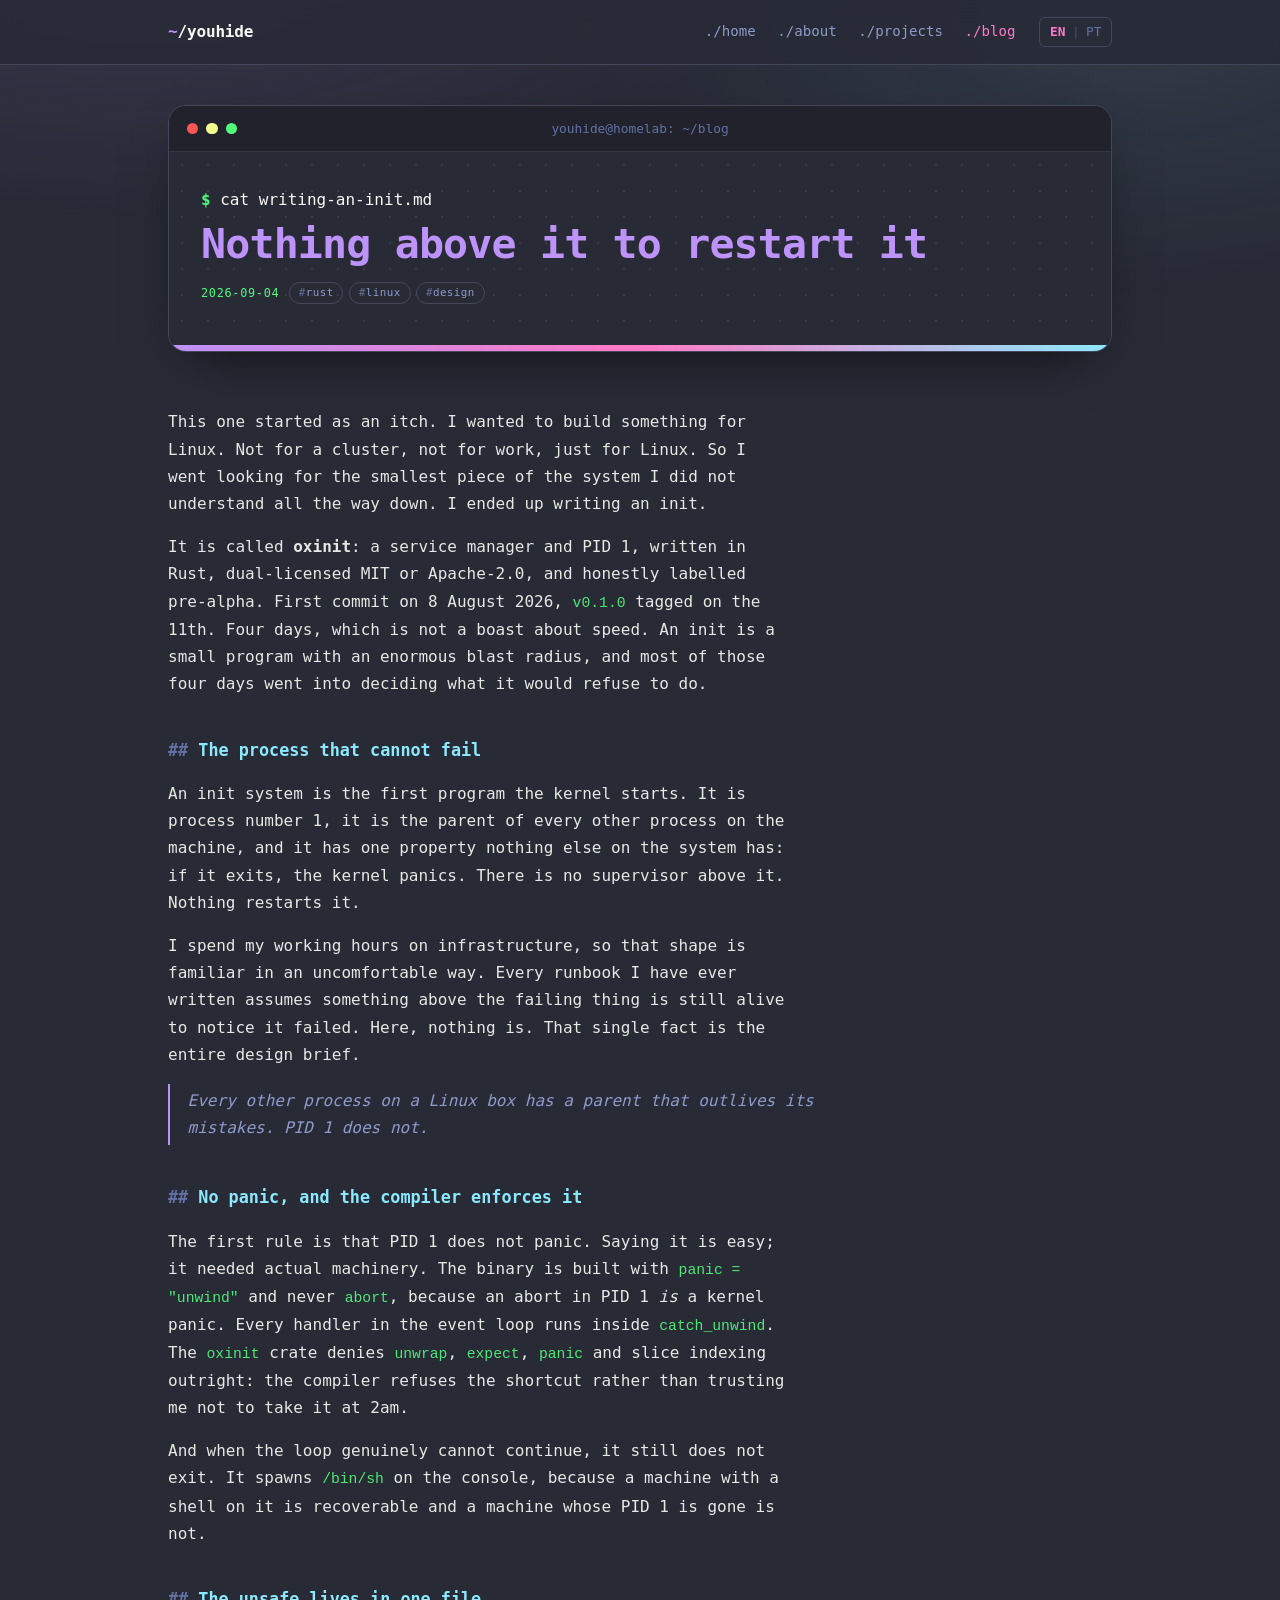
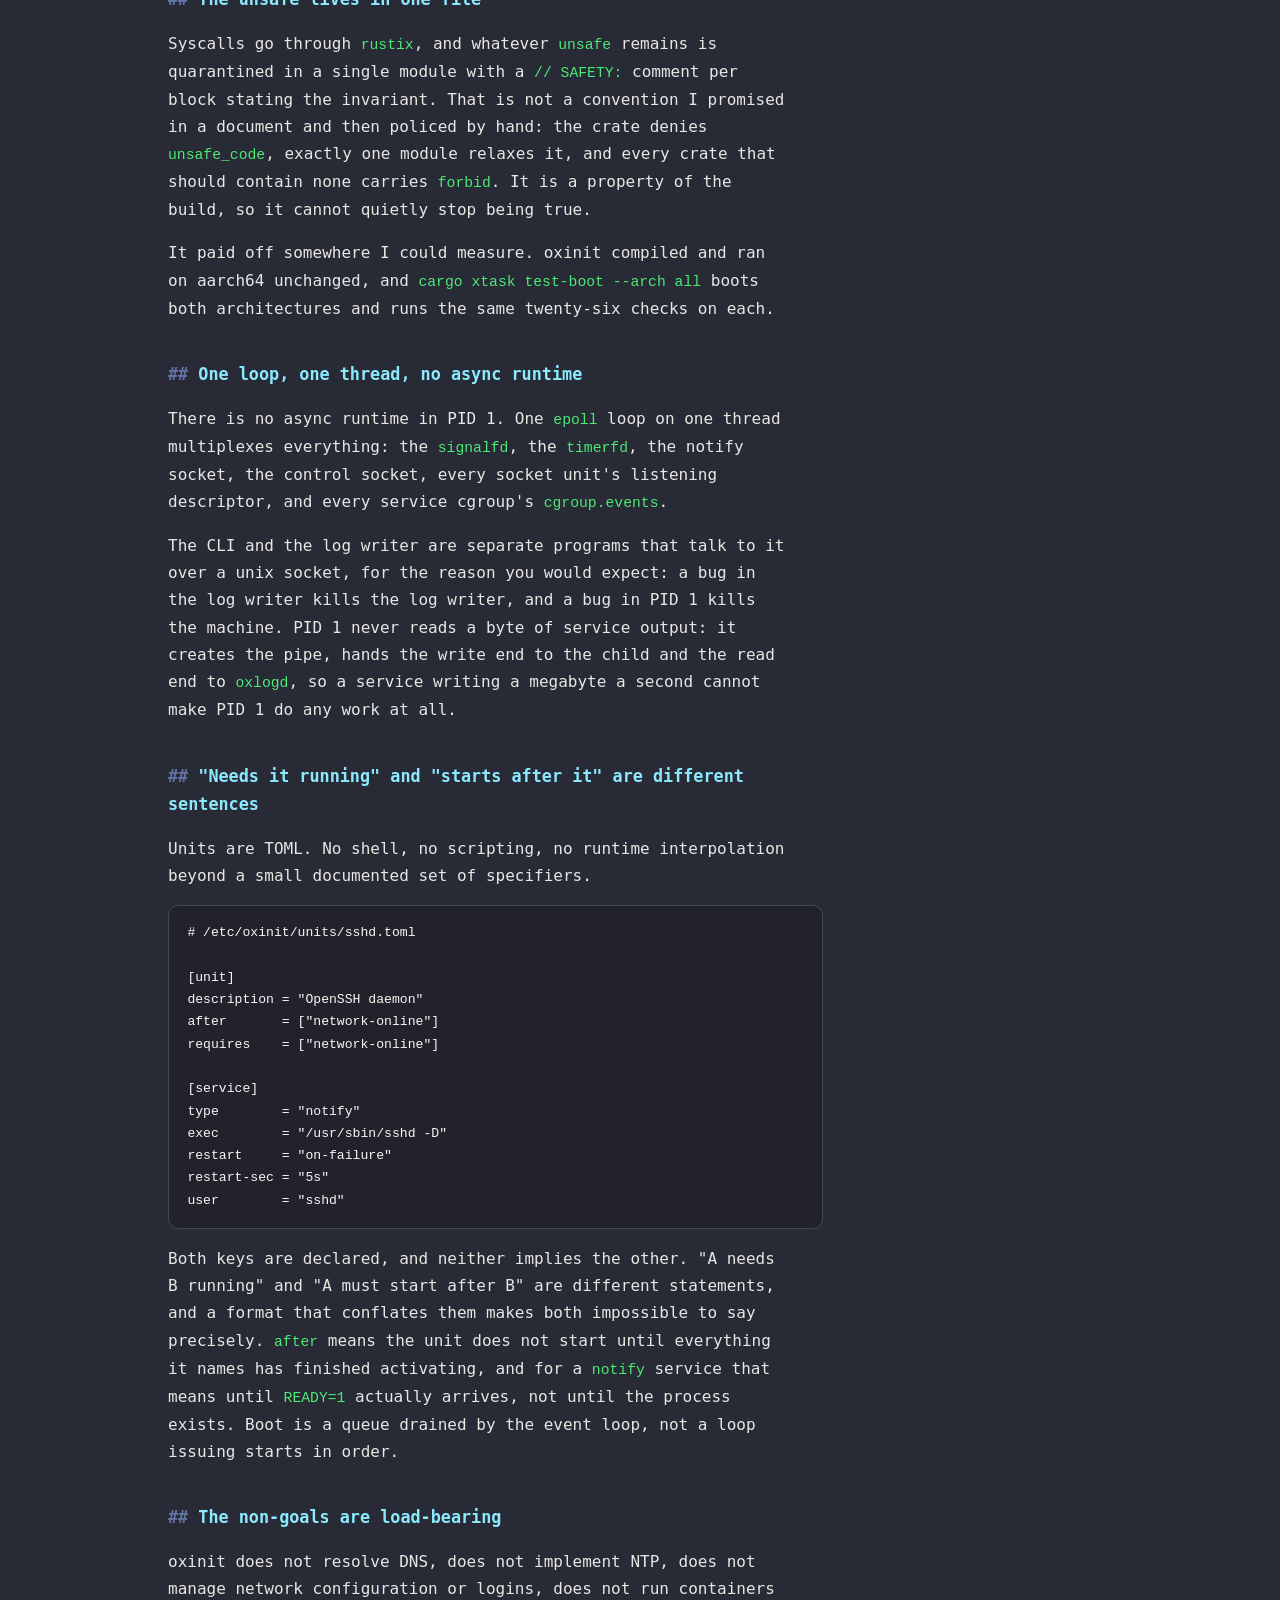
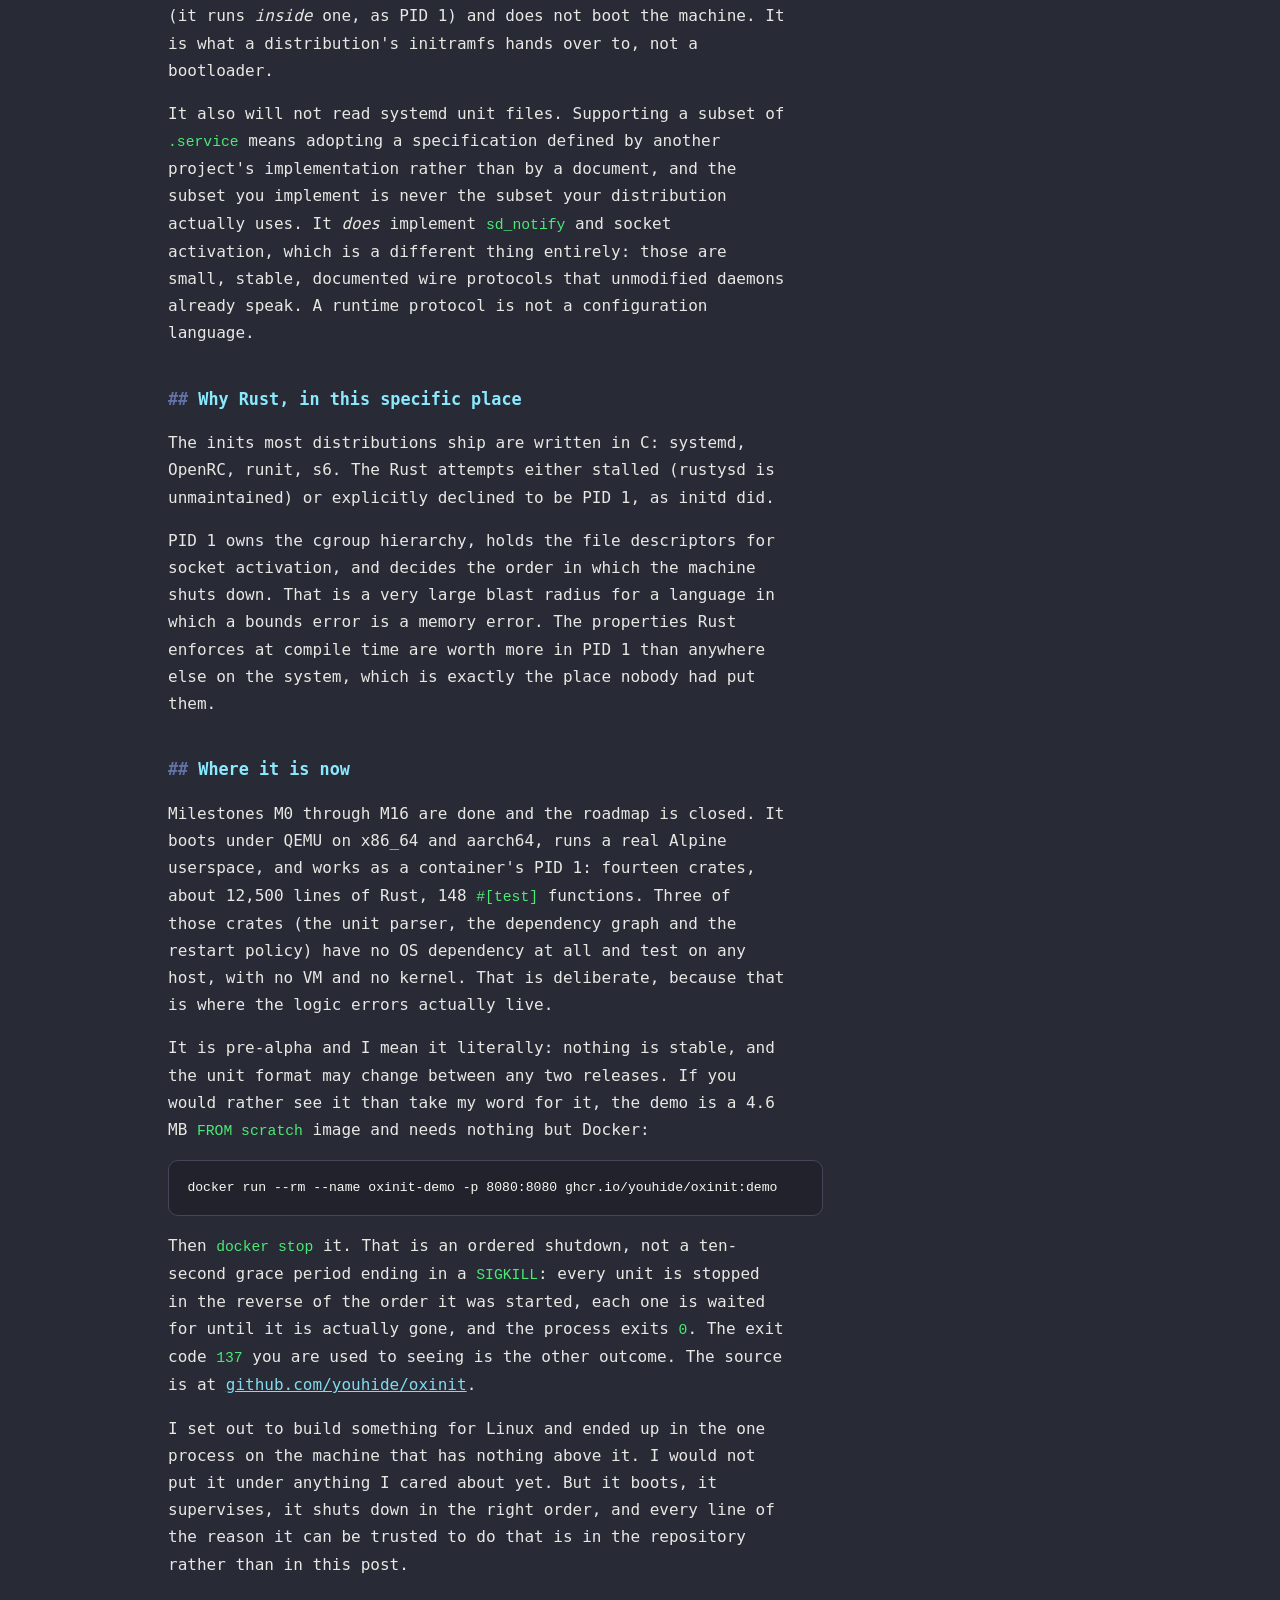
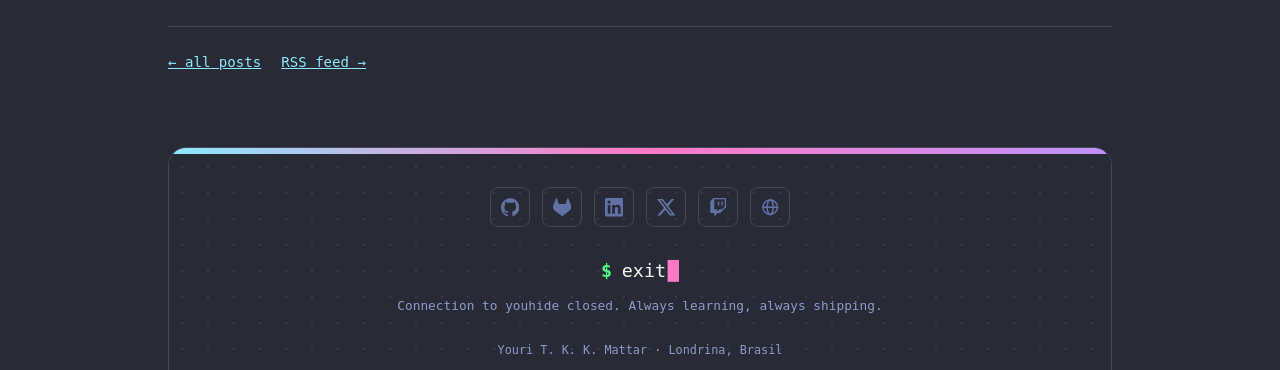
<file: site/blog/writing-an-init/index.html>
<!doctype html>
<html lang="en" data-lang="en">
<head>
<meta charset="utf-8">
<meta name="viewport" content="width=device-width, initial-scale=1">
<title>Nothing above it to restart it: writing an init for Linux in Rust — youHide</title>
<meta name="description" content="oxinit is a service manager and PID 1 for Linux written in Rust: no panic, unsafe quarantined in one file, one epoll loop on one thread, and TOML units that say what they mean.">
<meta name="author" content="Youri T. K. K. Mattar">
<meta name="theme-color" content="#282a36">
<link rel="canonical" href="https://youhide.com.br/blog/writing-an-init/">

<meta property="og:type" content="article">
<meta property="article:published_time" content="2026-09-04">
<meta property="og:title" content="Nothing above it to restart it: writing an init for Linux in Rust">
<meta property="og:description" content="PID 1 is the one process with no supervisor above it. oxinit is a service manager and PID 1 for Linux in Rust: what it refuses to do, and why the compiler is the one enforcing it.">
<meta property="og:url" content="https://youhide.com.br/blog/writing-an-init/">
<meta property="og:image" content="https://youhide.com.br/img/og.png">
<meta name="twitter:card" content="summary_large_image">
<meta name="twitter:site" content="@_hideout">

<link rel="icon" href="../../favicon.svg" type="image/svg+xml">
<link rel="icon" href="../../favicon-32x32.png" sizes="32x32" type="image/png">
<link rel="apple-touch-icon" href="../../apple-touch-icon.png">
<link rel="manifest" href="../../site.webmanifest">
<link rel="alternate" type="application/rss+xml" title="youHide — blog" href="../../feed.xml">
<link rel="stylesheet" href="../../css/style.css">
<script src="../../js/main.js"></script>
</head>
<body>

<a class="skip" href="#main"><span lang="en">Skip to content</span><span lang="pt-BR">Pular para o conteúdo</span></a>

<header class="nav">
  <div class="wrap nav__inner">
    <a class="nav__brand" href="../../"><span>~</span>/youhide</a>
    <nav class="nav__links" aria-label="Main">
      <a href="../../">./home</a>
      <a href="../../about/">./about</a>
      <a href="../../projects/">./projects</a>
      <a href="../" aria-current="page">./blog</a>
    </nav>
    <button class="lang" id="lang-toggle" type="button" aria-label="Mudar para português">
      <span class="lang__opt" data-lang-opt="en">EN</span>
      <span class="lang__sep">|</span>
      <span class="lang__opt" data-lang-opt="pt-BR">PT</span>
    </button>
  </div>
</header>

<main id="main">
  <div class="wrap">

    <section class="term" aria-labelledby="page-title">
      <div class="term__bar">
        <span class="dot dot--red"></span>
        <span class="dot dot--yellow"></span>
        <span class="dot dot--green"></span>
        <span class="term__path">youhide@homelab: ~/blog</span>
      </div>
      <div class="term__body">
        <div class="term__main">
          <p class="prompt"><span class="prompt__sign">$</span>cat writing-an-init.md</p>
          <h1 class="page__title" id="page-title" lang="en">Nothing above it to restart it</h1>
          <h1 class="page__title" lang="pt-BR">Não existe nada acima dele pra reiniciar</h1>
          <div class="post__meta">
            <time class="post-date" datetime="2026-09-04">2026-09-04</time>
            <ul class="post-tags">
              <li>rust</li><li>linux</li><li>design</li>
            </ul>
          </div>
        </div>
      </div>
      <div class="term__accent"></div>
    </section>

    <article class="section post prose">

      <p lang="en">This one started as an itch. I wanted to build something for Linux. Not for a cluster,
        not for work, just for Linux. So I went looking for the smallest piece of the system
        I did not understand all the way down. I ended up writing an init.</p>
      <p lang="pt-BR">Este aqui começou de uma cisma. Eu queria construir alguma coisa pro Linux. Não
        pra um cluster, não pro trabalho, só pro Linux. Então fui procurar a menor peça do sistema
        que eu não entendia até o fundo. Acabei escrevendo um init.</p>

      <p lang="en">It is called <strong>oxinit</strong>: a service manager and PID 1, written in Rust,
        dual-licensed MIT or Apache-2.0, and honestly labelled pre-alpha. First commit on 8 August
        2026, <code>v0.1.0</code> tagged on the 11th. Four days, which is not a boast about speed. An
        init is a small program with an enormous blast radius, and most of those four days went into
        deciding what it would refuse to do.</p>
      <p lang="pt-BR">Ele se chama <strong>oxinit</strong>: um gerenciador de serviços e PID 1, escrito
        em Rust, com licença dupla MIT ou Apache-2.0, e marcado como pre-alpha, que é o que ele é. Primeiro
        commit em 8 de agosto de 2026, <code>v0.1.0</code> marcado no dia 11. Quatro dias, o que não é
        vaidade de velocidade. Um init é um programa pequeno com um raio de dano enorme, e a maior
        parte desses quatro dias foi decidir o que ele ia se recusar a fazer.</p>

      <h2 lang="en">The process that cannot fail</h2>
      <h2 lang="pt-BR">O processo que não pode falhar</h2>

      <p lang="en">An init system is the first program the kernel starts. It is process number 1, it is
        the parent of every other process on the machine, and it has one property nothing else on the
        system has: if it exits, the kernel panics. There is no supervisor above it. Nothing restarts
        it.</p>
      <p lang="pt-BR">Um init é o primeiro programa que o kernel inicia. É o processo número 1, é o pai
        de todos os outros processos da máquina, e tem uma propriedade que nada mais no sistema tem: se
        ele sai, o kernel entra em panic. Não existe supervisor acima dele. Nada o reinicia.</p>

      <p lang="en">I spend my working hours on infrastructure, so that shape is familiar in an
        uncomfortable way. Every runbook I have ever written assumes something above the failing thing
        is still alive to notice it failed. Here, nothing is. That single fact is the entire design
        brief.</p>
      <p lang="pt-BR">Eu passo minhas horas de trabalho em infraestrutura, então esse formato é
        familiar de um jeito desconfortável. Todo runbook que eu já escrevi assume que alguma coisa
        acima do que falhou continua viva pra perceber que falhou. Aqui, não tem nada. Esse fato
        sozinho é o briefing inteiro do projeto.</p>

      <blockquote lang="en">Every other process on a Linux box has a parent that outlives its
        mistakes. PID 1 does not.</blockquote>
      <blockquote lang="pt-BR">Todo outro processo numa máquina Linux tem um pai que sobrevive aos
        erros dele. O PID 1 não tem.</blockquote>

      <h2 lang="en">No panic, and the compiler enforces it</h2>
      <h2 lang="pt-BR">Sem panic, e quem garante é o compilador</h2>

      <p lang="en">The first rule is that PID 1 does not panic. Saying it is easy; it needed actual
        machinery. The binary is built with <code>panic = "unwind"</code> and never <code>abort</code>,
        because an abort in PID 1 <em>is</em> a kernel panic. Every handler in the event loop runs
        inside <code>catch_unwind</code>. The <code>oxinit</code> crate denies <code>unwrap</code>,
        <code>expect</code>, <code>panic</code> and slice indexing outright: the compiler refuses the
        shortcut rather than trusting me not to take it at 2am.</p>
      <p lang="pt-BR">A primeira regra é que o PID 1 não dá panic. Dizer é fácil; garantir deu
        trabalho. O binário é compilado com <code>panic = "unwind"</code> e nunca
        <code>abort</code>, porque um abort no PID 1 <em>é</em> um kernel panic. Todo handler do event
        loop roda dentro de <code>catch_unwind</code>. O crate <code>oxinit</code> proíbe
        <code>unwrap</code>, <code>expect</code>, <code>panic</code> e indexação de slice: o
        compilador recusa o atalho em vez de confiar que eu não vou tomá-lo às 2 da manhã.</p>

      <p lang="en">And when the loop genuinely cannot continue, it still does not exit. It spawns
        <code>/bin/sh</code> on the console, because a machine with a shell on it is recoverable and a
        machine whose PID 1 is gone is not.</p>
      <p lang="pt-BR">E quando o loop realmente não consegue continuar, ele ainda assim não sai. Ele
        lança <code>/bin/sh</code> no console, porque uma máquina com um shell nela é recuperável e uma
        máquina cujo PID 1 sumiu não é.</p>

      <h2 lang="en">The unsafe lives in one file</h2>
      <h2 lang="pt-BR">O unsafe mora em um arquivo só</h2>

      <p lang="en">Syscalls go through <code>rustix</code>, and whatever <code>unsafe</code> remains is
        quarantined in a single module with a <code>// SAFETY:</code> comment per block stating the
        invariant. That is not a convention I promised in a document and then policed by hand: the
        crate denies <code>unsafe_code</code>, exactly one module relaxes it, and every crate that
        should contain none carries <code>forbid</code>. It is a property of the build, so it cannot
        quietly stop being true.</p>
      <p lang="pt-BR">As syscalls passam por <code>rustix</code>, e o <code>unsafe</code> que sobra
        está isolado num único módulo, com um comentário <code>// SAFETY:</code> por bloco declarando a
        invariante. Isso não é uma convenção que eu prometi num documento e depois fiscalizei na mão: o
        crate proíbe <code>unsafe_code</code>, exatamente um módulo relaxa isso, e todo crate que não
        deveria ter nenhum carrega <code>forbid</code>. É uma propriedade do build, então não tem como
        deixar de ser verdade em silêncio.</p>

      <p lang="en">It paid off somewhere I could measure. oxinit compiled and ran on aarch64 unchanged,
        and <code>cargo xtask test-boot --arch all</code> boots both architectures and runs the same
        twenty-six checks on each.</p>
      <p lang="pt-BR">Isso rendeu num lugar onde deu pra medir. O oxinit compilou e rodou em aarch64
        sem alterar nada, e <code>cargo xtask test-boot --arch all</code> boota as duas arquiteturas e
        roda as mesmas vinte e seis verificações em cada uma.</p>

      <h2 lang="en">One loop, one thread, no async runtime</h2>
      <h2 lang="pt-BR">Um loop, uma thread, sem runtime async</h2>

      <p lang="en">There is no async runtime in PID 1. One <code>epoll</code> loop on one thread
        multiplexes everything: the <code>signalfd</code>, the <code>timerfd</code>, the notify socket,
        the control socket, every socket unit's listening descriptor, and every service cgroup's
        <code>cgroup.events</code>.</p>
      <p lang="pt-BR">Não existe runtime async no PID 1. Um loop de <code>epoll</code> numa thread só
        multiplexa tudo: o <code>signalfd</code>, o <code>timerfd</code>, o socket de notify, o socket
        de controle, o descritor de escuta de cada socket unit, e o <code>cgroup.events</code> do
        cgroup de cada serviço.</p>

      <p lang="en">The CLI and the log writer are separate programs that talk to it over a unix socket,
        for the reason you would expect: a bug in the log writer kills the log writer, and a bug in
        PID 1 kills the machine. PID 1 never reads a byte of service output: it creates the pipe,
        hands the write end to the child and the read end to <code>oxlogd</code>, so a service writing
        a megabyte a second cannot make PID 1 do any work at all.</p>
      <p lang="pt-BR">O CLI e o escritor de log são programas separados que falam com ele por um socket
        unix, pelo motivo que você imagina: um bug no escritor de log mata o escritor de log, e um bug
        no PID 1 mata a máquina. O PID 1 nunca lê um byte da saída de um serviço: ele cria o pipe,
        entrega a ponta de escrita pro filho e a ponta de leitura pro <code>oxlogd</code>, então um
        serviço escrevendo um megabyte por segundo não consegue fazer o PID 1 trabalhar.</p>

      <h2 lang="en">"Needs it running" and "starts after it" are different sentences</h2>
      <h2 lang="pt-BR">"Precisa dele rodando" e "inicia depois dele" são frases diferentes</h2>

      <p lang="en">Units are TOML. No shell, no scripting, no runtime interpolation beyond a small
        documented set of specifiers.</p>
      <p lang="pt-BR">As units são TOML. Sem shell, sem scripting, sem interpolação em runtime além de
        um conjunto pequeno e documentado de especificadores.</p>

<pre># /etc/oxinit/units/sshd.toml

[unit]
description = "OpenSSH daemon"
after       = ["network-online"]
requires    = ["network-online"]

[service]
type        = "notify"
exec        = "/usr/sbin/sshd -D"
restart     = "on-failure"
restart-sec = "5s"
user        = "sshd"</pre>

      <p lang="en">Both keys are declared, and neither implies the other. "A needs B running" and "A
        must start after B" are different statements, and a format that conflates them makes both
        impossible to say precisely. <code>after</code> means the unit does not start until everything
        it names has finished activating, and for a <code>notify</code> service that means until
        <code>READY=1</code> actually arrives, not until the process exists. Boot is a queue drained by
        the event loop, not a loop issuing starts in order.</p>
      <p lang="pt-BR">As duas chaves são declaradas, e nenhuma implica a outra. "A precisa de B
        rodando" e "A tem que iniciar depois de B" são afirmações diferentes, e um formato que confunde
        as duas torna as duas impossíveis de dizer com precisão. <code>after</code> significa que a
        unit não inicia até tudo que ela nomeia terminar de ativar, e pra um serviço
        <code>notify</code> isso quer dizer até o <code>READY=1</code> realmente chegar, não até o
        processo existir. O boot é uma fila drenada pelo event loop, não um laço disparando starts em
        ordem.</p>

      <h2 lang="en">The non-goals are load-bearing</h2>
      <h2 lang="pt-BR">Os não-objetivos sustentam o projeto</h2>

      <p lang="en">oxinit does not resolve DNS, does not implement NTP, does not manage network
        configuration or logins, does not run containers (it runs <em>inside</em> one, as PID 1) and
        does not boot the machine. It is what a distribution's initramfs hands over to, not a
        bootloader.</p>
      <p lang="pt-BR">O oxinit não resolve DNS, não implementa NTP, não gerencia configuração de rede
        nem logins, não roda containers (ele roda <em>dentro</em> de um, como PID 1) e não boota a
        máquina. Ele é pra quem o initramfs de uma distribuição entrega o controle, não um
        bootloader.</p>

      <p lang="en">It also will not read systemd unit files. Supporting a subset of
        <code>.service</code> means adopting a specification defined by another project's
        implementation rather than by a document, and the subset you implement is never the subset your
        distribution actually uses. It <em>does</em> implement <code>sd_notify</code> and socket
        activation, which is a different thing entirely: those are small, stable, documented wire
        protocols that unmodified daemons already speak. A runtime protocol is not a configuration
        language.</p>
      <p lang="pt-BR">Ele também não vai ler arquivos de unit do systemd. Suportar um subconjunto de
        <code>.service</code> significa adotar uma especificação definida pela implementação de outro
        projeto em vez de por um documento, e o subconjunto que você implementa nunca é o subconjunto
        que a sua distribuição realmente usa. Ele <em>implementa</em> <code>sd_notify</code> e ativação
        por socket, o que é outra coisa completamente: são protocolos de comunicação pequenos, estáveis
        e documentados que daemons sem modificação já falam. Um protocolo de runtime não é uma linguagem
        de configuração.</p>

      <h2 lang="en">Why Rust, in this specific place</h2>
      <h2 lang="pt-BR">Por que Rust, neste lugar específico</h2>

      <p lang="en">The inits most distributions ship are written in C: systemd, OpenRC, runit, s6. The
        Rust attempts either stalled (rustysd is unmaintained) or explicitly declined to be PID 1, as
        initd did.</p>
      <p lang="pt-BR">Os inits que a maioria das distribuições usa são escritos em C: systemd, OpenRC, runit, s6.
        As tentativas em Rust ou pararam (o rustysd está sem manutenção) ou recusaram explicitamente
        ser PID 1, como o initd fez.</p>

      <p lang="en">PID 1 owns the cgroup hierarchy, holds the file descriptors for socket activation,
        and decides the order in which the machine shuts down. That is a very large blast radius for a
        language in which a bounds error is a memory error. The properties Rust enforces at compile
        time are worth more in PID 1 than anywhere else on the system, which is exactly the place
        nobody had put them.</p>
      <p lang="pt-BR">O PID 1 é dono da hierarquia de cgroups, guarda os descritores de arquivo da
        ativação por socket, e decide a ordem em que a máquina desliga. Isso é um raio de dano muito
        grande pra uma linguagem em que um acesso fora dos limites é um erro de memória. As propriedades que o
        Rust garante em tempo de compilação valem mais no PID 1 do que em qualquer outro lugar do
        sistema, que é exatamente o lugar onde ninguém as tinha colocado.</p>

      <h2 lang="en">Where it is now</h2>
      <h2 lang="pt-BR">Onde está agora</h2>

      <p lang="en">Milestones M0 through M16 are done and the roadmap is closed. It boots under QEMU on
        x86_64 and aarch64, runs a real Alpine userspace, and works as a container's PID 1: fourteen
        crates, about 12,500 lines of Rust, 148 <code>#[test]</code> functions. Three of those crates (the
        unit parser, the dependency graph and the restart policy) have no OS dependency at all and
        test on any host, with no VM and no kernel. That is deliberate, because that is where the logic
        errors actually live.</p>
      <p lang="pt-BR">Os milestones M0 até M16 estão fechados e o roadmap está encerrado. Ele boota sob
        QEMU em x86_64 e aarch64, roda um userspace Alpine de verdade, e funciona como PID 1 de
        container: catorze crates, cerca de 12.500 linhas de Rust, 148 funções
        <code>#[test]</code>. Três desses crates (o parser de unit, o grafo de dependências e a política
        de restart) não têm dependência de sistema operacional nenhuma e testam em qualquer
        host, sem VM e sem kernel. Isso é de propósito, porque é ali que os erros de lógica realmente
        moram.</p>

      <p lang="en">It is pre-alpha and I mean it literally: nothing is stable, and the unit format may
        change between any two releases. If you would rather see it than take my word for it, the demo
        is a 4.6 MB <code>FROM scratch</code> image and needs nothing but Docker:</p>
      <p lang="pt-BR">É pre-alpha e eu digo isso literalmente: nada é estável, e o formato das units
        pode mudar entre dois releases quaisquer. Se você prefere ver a coisa em vez de acreditar em
        mim, a demo é uma imagem <code>FROM scratch</code> de 4,6 MB e não precisa de nada além de
        Docker:</p>

<pre>docker run --rm --name oxinit-demo -p 8080:8080 ghcr.io/youhide/oxinit:demo</pre>

      <p lang="en">Then <code>docker stop</code> it. That is an ordered shutdown, not a ten-second
        grace period ending in a <code>SIGKILL</code>: every unit is stopped in the reverse of the
        order it was started, each one is waited for until it is actually gone, and the process exits
        <code>0</code>. The exit code <code>137</code> you are used to seeing is the other outcome. The
        source is at <a href="https://github.com/youhide/oxinit">github.com/youhide/oxinit</a>.</p>
      <p lang="pt-BR">Depois dê <code>docker stop</code> nele. Isso é um desligamento ordenado, não um
        período de graça de dez segundos terminando num <code>SIGKILL</code>: cada unit é parada na
        ordem inversa da que foi iniciada, cada uma é esperada até realmente ter sumido, e o processo
        sai com <code>0</code>. O código de saída <code>137</code> que você está acostumado a ver é o
        outro desfecho. O código está em
        <a href="https://github.com/youhide/oxinit">github.com/youhide/oxinit</a>.</p>

      <p lang="en">I set out to build something for Linux and ended up in the one process on the
        machine that has nothing above it. I would not put it under anything I cared about yet. But it
        boots, it supervises, it shuts down in the right order, and every line of the reason it can be
        trusted to do that is in the repository rather than in this post.</p>
      <p lang="pt-BR">Eu queria fazer alguma coisa pro Linux e acabei no único processo da máquina que
        não tem nada acima dele. Eu ainda não colocaria ele embaixo de nada que me importasse.
        Mas ele boota, supervisiona, desliga na ordem certa, e cada linha do motivo pelo qual dá pra
        confiar nisso está no repositório, não neste post.</p>

    </article>

    <nav class="post-nav" aria-label="Post navigation">
      <a href="../" lang="en">← all posts</a>
      <a href="../" lang="pt-BR">← todos os posts</a>
      <a href="../../feed.xml" lang="en">RSS feed →</a>
      <a href="../../feed.xml" lang="pt-BR">feed RSS →</a>
    </nav>

  </div>
</main>

<footer class="footer">
  <div class="wrap">
    <div class="footer__card">
      <div class="footer__accent"></div>
      <div class="footer__body">
        <ul class="social">
          <li><a href="https://github.com/youhide" aria-label="GitHub"><svg viewBox="0 0 24 24" aria-hidden="true"><path d="M12 .297c-6.63 0-12 5.373-12 12 0 5.303 3.438 9.8 8.205 11.385.6.113.82-.258.82-.577 0-.285-.01-1.04-.015-2.04-3.338.724-4.042-1.61-4.042-1.61C4.422 18.07 3.633 17.7 3.633 17.7c-1.087-.744.084-.729.084-.729 1.205.084 1.838 1.236 1.838 1.236 1.07 1.835 2.809 1.305 3.495.998.108-.776.417-1.305.76-1.605-2.665-.3-5.466-1.332-5.466-5.93 0-1.31.465-2.38 1.235-3.22-.135-.303-.54-1.523.105-3.176 0 0 1.005-.322 3.3 1.23.96-.267 1.98-.399 3-.405 1.02.006 2.04.138 3 .405 2.28-1.552 3.285-1.23 3.285-1.23.645 1.653.24 2.873.12 3.176.765.84 1.23 1.91 1.23 3.22 0 4.61-2.805 5.625-5.475 5.92.42.36.81 1.096.81 2.22 0 1.606-.015 2.896-.015 3.286 0 .315.21.69.825.57C20.565 22.092 24 17.592 24 12.297c0-6.627-5.373-12-12-12"/></svg></a></li>
          <li><a href="https://gitlab.com/youri" aria-label="GitLab"><svg viewBox="0 0 24 24" aria-hidden="true"><path d="m23.6 9.6-.03-.086L20.3.9a.851.851 0 0 0-.336-.405.876.876 0 0 0-1 .054.876.876 0 0 0-.29.44l-2.207 6.752H7.535L5.327.99a.858.858 0 0 0-.29-.441.876.876 0 0 0-1-.054.859.859 0 0 0-.336.405L.427 9.51l-.031.085a6.055 6.055 0 0 0 2.008 6.997l.01.009.03.022 4.964 3.72 2.456 1.86 1.496 1.13a1.01 1.01 0 0 0 1.22 0l1.496-1.13 2.456-1.86 4.994-3.742.013-.01a6.057 6.057 0 0 0 2.06-6.99Z"/></svg></a></li>
          <li><a href="https://linkedin.com/in/yourimattar" aria-label="LinkedIn"><svg viewBox="0 0 24 24" aria-hidden="true"><path d="M20.447 20.452h-3.554v-5.569c0-1.328-.027-3.037-1.852-3.037-1.853 0-2.136 1.445-2.136 2.939v5.667H9.351V9h3.414v1.561h.046c.477-.9 1.637-1.85 3.37-1.85 3.601 0 4.267 2.37 4.267 5.455v6.286zM5.337 7.433a2.062 2.062 0 0 1-2.063-2.065 2.064 2.064 0 1 1 2.063 2.065zm1.782 13.019H3.555V9h3.564v11.452zM22.225 0H1.771C.792 0 0 .774 0 1.729v20.542C0 23.227.792 24 1.771 24h20.451C23.2 24 24 23.227 24 22.271V1.729C24 .774 23.2 0 22.222 0h.003z"/></svg></a></li>
          <li><a href="https://x.com/_hideout" aria-label="X"><svg viewBox="0 0 24 24" aria-hidden="true"><path d="M18.901 1.153h3.68l-8.04 9.19L24 22.846h-7.406l-5.8-7.584-6.638 7.584H.474l8.6-9.83L0 1.154h7.594l5.243 6.932ZM17.61 20.644h2.039L6.486 3.24H4.298Z"/></svg></a></li>
          <li><a href="https://twitch.tv/youhide" aria-label="Twitch"><svg viewBox="0 0 24 24" aria-hidden="true"><path d="M11.571 4.714h1.715v5.143H11.57zm4.715 0H18v5.143h-1.714zM6 0L1.714 4.286v15.428h5.143V24l4.286-4.286h3.428L22.286 12V0zm14.571 11.143l-3.428 3.428h-3.429l-3 3v-3H6.857V1.714h13.714z"/></svg></a></li>
          <li><a href="https://postrite.app" aria-label="PostRite"><svg class="icon--stroke" viewBox="0 0 24 24" aria-hidden="true"><circle cx="12" cy="12" r="9.5"/><ellipse cx="12" cy="12" rx="4" ry="9.5"/><path d="M2.5 12h19"/></svg></a></li>
        </ul>

        <p class="footer__exit"><span class="prompt__sign">$</span>exit<span class="cursor" aria-hidden="true">█</span></p>
        <p class="footer__note">
          <span lang="en">Connection to youhide closed. Always learning, always shipping.</span>
          <span lang="pt-BR">Conexão com youhide encerrada. Sempre aprendendo, sempre entregando.</span>
        </p>
        <p class="footer__meta">Youri T. K. K. Mattar · Londrina, Brasil</p>
      </div>
    </div>
  </div>
</footer>

</body>
</html>
</file>
<file: site/css/style.css>
/* ==========================================================================
   youhide.com.br — Dracula terminal
   Palette and geometry derived from github.com/youhide/youhide assets/header.svg
   No external requests: system monospace only, all icons inline SVG.
   ========================================================================== */

/* ---------- tokens ---------- */
:root {
  --bg: #282a36;
  --bg-alt: #21222c;
  --line: #44475a;
  --fg: #f8f8f2;
  --muted: #6272a4;
  /* --muted is 3.0:1 on --bg, fine for chrome but below AA for sentences.
     Same hue, lighter: 5.2:1 on --bg, 5.8:1 on --bg-alt. */
  --muted-text: #8e9bca;

  --purple: #bd93f9;
  --pink: #ff79c6;
  --cyan: #8be9fd;
  --green: #50fa7b;
  --orange: #ffb86c;
  --yellow: #f1fa8c;
  --red: #ff5555;

  --mono: ui-monospace, SFMono-Regular, "SF Mono", Menlo, Consolas,
          "DejaVu Sans Mono", monospace;

  /* the 6px accent bar at the foot of header.svg */
  --accent: linear-gradient(90deg, var(--purple), var(--pink), var(--cyan));
  /* divider.svg, 1:1 */
  --rule: linear-gradient(90deg, transparent, rgba(189,147,249,.9) 18%,
          rgba(255,121,198,.9) 50%, rgba(139,233,253,.9) 82%, transparent);
  /* <pattern id="dots"> from the SVG */
  --dots: radial-gradient(rgba(68,71,90,.55) 1.2px, transparent 1.3px);

  /* translucent variants of the tokens above, kept here so no raw colour
     lives outside this block */
  --glow-purple: rgba(189,147,249,.13);
  --glow-cyan: rgba(139,233,253,.09);
  --nav-bg: rgba(40,42,54,.82);
  --line-soft: rgba(68,71,90,.55);
  --shadow: rgba(0,0,0,.75);
  --shadow-purple: rgba(189,147,249,.6);

  --wrap: 62rem;
  --radius: 18px;
}

/* ---------- reset ---------- */
*, *::before, *::after { box-sizing: border-box; }
* { margin: 0; }

html {
  color-scheme: dark;
  -webkit-text-size-adjust: 100%;
  scroll-behavior: smooth;
}

body {
  min-height: 100vh;
  display: flex;
  flex-direction: column;
  background: var(--bg);
  color: var(--fg);
  font-family: var(--mono);
  font-size: 1rem;
  line-height: 1.7;
  -webkit-font-smoothing: antialiased;
}

/* ambient glow, sits behind everything */
body::before {
  content: "";
  position: fixed;
  inset: 0;
  z-index: 0;
  pointer-events: none;
  background:
    radial-gradient(900px 420px at 12% -8%, var(--glow-purple), transparent 70%),
    radial-gradient(760px 400px at 88% 2%, var(--glow-cyan), transparent 70%);
}
body > * { position: relative; z-index: 1; }

img { display: block; max-width: 100%; }
a { color: var(--cyan); }
button { font: inherit; }

:focus-visible {
  outline: 2px solid var(--pink);
  outline-offset: 3px;
  border-radius: 4px;
}

/* ---------- i18n: hide the inactive language ----------
   Every translatable string exists twice, tagged with lang. JS only flips
   data-lang on <html>; with JS off the document stays on its hardcoded
   default and still renders correctly. */
html[data-lang="en"]    [lang="pt-BR"],
html[data-lang="pt-BR"] [lang="en"] { display: none !important; }

/* ---------- layout ---------- */
.wrap {
  width: 100%;
  max-width: var(--wrap);
  margin-inline: auto;
  padding-inline: 1.5rem;
}

main { flex: 1; }

.skip {
  position: absolute;
  left: -9999px;
  top: 0;
  background: var(--purple);
  color: var(--bg);
  padding: .6rem 1rem;
  border-radius: 0 0 8px 0;
  font-weight: 700;
  z-index: 50;
}
.skip:focus { left: 0; }

/* ---------- nav ---------- */
.nav {
  position: sticky;
  top: 0;
  z-index: 20;
  background: var(--nav-bg);
  backdrop-filter: blur(10px);
  -webkit-backdrop-filter: blur(10px);
  border-bottom: 1px solid var(--line);
}

.nav__inner {
  display: flex;
  align-items: center;
  gap: 1.5rem;
  min-height: 4rem;
}

.nav__brand {
  margin-right: auto;
  color: var(--fg);
  font-weight: 700;
  text-decoration: none;
  letter-spacing: -.01em;
}
.nav__brand span { color: var(--purple); }
.nav__brand:hover span { color: var(--pink); }

.nav__links {
  display: flex;
  gap: 1.35rem;
}
.nav__links a {
  color: var(--muted-text);
  font-size: .88rem;
  text-decoration: none;
  transition: color .16s;
}
.nav__links a:hover { color: var(--cyan); }
.nav__links a[aria-current] { color: var(--pink); }

/* language toggle */
.lang {
  display: inline-flex;
  align-items: center;
  gap: .4rem;
  padding: .22rem .6rem;
  font-size: .8rem;
  color: var(--muted);
  background: transparent;
  border: 1px solid var(--line);
  border-radius: 6px;
  cursor: pointer;
  transition: border-color .16s;
}
.lang:hover { border-color: var(--purple); }
.lang__sep { opacity: .5; }
html[data-lang="en"]    .lang__opt[data-lang-opt="en"],
html[data-lang="pt-BR"] .lang__opt[data-lang-opt="pt-BR"] {
  color: var(--pink);
  font-weight: 700;
}

/* ---------- terminal panel (the header.svg, rebuilt live) ---------- */
.term {
  margin-top: 2.5rem;
  border: 1px solid var(--line);
  border-radius: var(--radius);
  overflow: hidden;
  box-shadow: 0 18px 50px -22px var(--shadow);
}

.term__bar {
  position: relative;
  display: flex;
  align-items: center;
  gap: .5rem;
  height: 2.9rem;
  padding-inline: 1.1rem;
  background: var(--bg-alt);
  border-bottom: 1px solid var(--line-soft);
}

.dot {
  flex: none;
  width: .72rem;
  height: .72rem;
  border-radius: 50%;
}
.dot--red    { background: var(--red); }
.dot--yellow { background: var(--yellow); }
.dot--green  { background: var(--green); }

.term__path {
  position: absolute;
  left: 50%;
  transform: translateX(-50%);
  color: var(--muted);
  font-size: .8rem;
  white-space: nowrap;
}

.term__body {
  display: flex;
  align-items: center;
  gap: 2rem;
  padding: 2.25rem 2rem 2.6rem;
  background-color: var(--bg);
  background-image: var(--dots);
  background-size: 26px 26px;
}

.term__main { flex: 1 1 auto; min-width: 0; }

.term__accent {
  height: 6px;
  background: var(--accent);
}

/* prompt line */
.prompt { line-height: 1.5; }
.prompt__sign {
  color: var(--green);
  font-weight: 700;
  margin-right: .6rem;
}

.hero__name {
  margin: .55rem 0 .7rem;
  font-size: clamp(2.6rem, 9vw, 4.2rem);
  font-weight: 800;
  line-height: 1.08;
  letter-spacing: -.025em;
  color: var(--purple);
}

.cursor {
  color: var(--pink);
  margin-left: .1em;
  animation: blink 1.2s steps(1) infinite;
}
@keyframes blink {
  0%, 50%      { opacity: 1; }
  50.01%, 100% { opacity: 0; }
}

/* page headers on about/projects reuse the terminal chrome, smaller */
.page__title {
  margin: .45rem 0 0;
  font-size: clamp(1.9rem, 6vw, 2.6rem);
  font-weight: 800;
  line-height: 1.15;
  letter-spacing: -.02em;
  color: var(--purple);
}

.hero__role {
  color: var(--cyan);
  font-size: clamp(.9rem, 2.5vw, 1.12rem);
  line-height: 1.5;
}

.hero__note {
  margin-top: .7rem;
  color: var(--muted-text);
  font-size: .8rem;
  line-height: 1.6;
}

/* ---------- server rack ---------- */
.rack {
  flex: none;
  width: 13rem;
  display: flex;
  flex-direction: column;
  gap: .62rem;
}

.rack__unit {
  display: flex;
  align-items: center;
  gap: .55rem;
  height: 2.5rem;
  padding-inline: .8rem;
  background: var(--bg-alt);
  border: 1px solid var(--line);
  border-radius: 6px;
}

.led {
  flex: none;
  width: .5rem;
  height: .5rem;
  border-radius: 50%;
}
.led--green  { background: var(--green); }
.led--cyan   { background: var(--cyan); }
.led--purple { background: var(--purple); }
.led--pink   { background: var(--pink); }
.led--orange { background: var(--orange); }

/* desynchronised pulses, same durations as the SVG */
.led--b1 { animation: pulse 2.4s ease-in-out infinite; }
.led--b2 { animation: pulse 3.1s ease-in-out .6s infinite; }
.led--b3 { animation: pulse 1.9s ease-in-out 1.2s infinite; }
.led--b4 { animation: pulse 2.7s ease-in-out .3s infinite; }
@keyframes pulse {
  0%, 100% { opacity: 1; }
  50%      { opacity: .25; }
}

.rack__bars {
  margin-left: auto;
  display: flex;
  flex-direction: column;
  gap: .28rem;
  width: 5.4rem;
}
.rack__bars i {
  height: 3px;
  border-radius: 2px;
  background: var(--line);
}

/* ---------- sections ---------- */
.section { padding-top: 3.5rem; }

.section__title {
  margin-bottom: 1.4rem;
  font-size: 1.1rem;
  font-weight: 700;
}
.sig {
  color: var(--green);
  margin-right: .5rem;
}

.rule {
  height: 2px;
  border: 0;
  margin: 3.5rem 0 0;
  background: var(--rule);
}

.lead {
  max-width: 64ch;
  color: var(--fg);
  opacity: .92;
}

.prose p {
  max-width: 64ch;
  opacity: .92;
}
.prose p + p { margin-top: 1rem; }
/* The PT-BR twin of a first paragraph follows its hidden EN sibling, so the
   adjacency rules above and in .post gave it a top margin EN never had. */
.prose p:first-child + p[lang="pt-BR"],
.post > :first-child + [lang="pt-BR"] { margin-top: 0; }

.muted { color: var(--muted); }

.more { margin-top: 1.25rem; }

.callout {
  padding: .2rem 0 .2rem 1.1rem;
  border-left: 2px solid var(--purple);
  color: var(--muted-text);
  font-style: italic;
}

/* ---------- cards ---------- */
.grid {
  display: grid;
  grid-template-columns: repeat(auto-fill, minmax(17rem, 1fr));
  gap: 1rem;
}

.card {
  display: flex;
  flex-direction: column;
  gap: .55rem;
  padding: 1.15rem 1.25rem;
  background: var(--bg-alt);
  border: 1px solid var(--line);
  border-radius: 10px;
  color: inherit;
  text-decoration: none;
  transition: border-color .18s, transform .18s, box-shadow .18s;
}
.card:hover,
.card:focus-visible {
  border-color: var(--purple);
  transform: translateY(-3px);
  box-shadow: 0 14px 32px -18px var(--shadow-purple);
}

.card__top {
  display: flex;
  align-items: center;
  gap: .6rem;
}

.card__name {
  font-weight: 700;
  color: var(--purple);
  transition: color .18s;
}
.card:hover .card__name { color: var(--pink); }

.card__lang {
  margin-left: auto;
  flex: none;
  padding: .05rem .55rem;
  font-size: .68rem;
  letter-spacing: .05em;
  text-transform: uppercase;
  color: var(--muted-text);
  border: 1px solid var(--line);
  border-radius: 999px;
}
.card__lang--rust { color: var(--orange); }
.card__lang--go   { color: var(--cyan); }
.card__lang--ts   { color: var(--pink); }
.card__lang--hcl  { color: var(--purple); }

.card__desc {
  font-size: .86rem;
  line-height: 1.6;
  color: var(--muted-text);
}
.card__desc code {
  color: var(--green);
  font-size: .95em;
}
.card__desc strong { color: var(--fg); }

.tag {
  align-self: flex-start;
  font-size: .68rem;
  letter-spacing: .04em;
  text-transform: uppercase;
  color: var(--yellow);
}

/* wide cards for the "where I build" block */
.card--wide { gap: .7rem; }
.card--wide .card__desc { font-size: .88rem; }
.quote {
  color: var(--muted-text);
  font-style: italic;
  font-size: .86rem;
}

/* ---------- tech stack chips ---------- */
.stack + .stack { margin-top: 1.35rem; }

.stack__label {
  display: block;
  margin-bottom: .55rem;
  font-size: .7rem;
  letter-spacing: .12em;
  text-transform: uppercase;
  color: var(--muted-text);
}

.chips {
  display: flex;
  flex-wrap: wrap;
  gap: .5rem;
  list-style: none;
  padding: 0;
}
.chips li {
  padding: .22rem .62rem;
  font-size: .78rem;
  color: var(--cyan);
  background: var(--bg-alt);
  border: 1px solid var(--line);
  border-radius: 6px;
}

/* ---------- code block ---------- */
.code {
  padding: 1.25rem 1.35rem;
  overflow-x: auto;
  font-size: .85rem;
  line-height: 1.8;
  background: var(--bg-alt);
  border: 1px solid var(--line);
  border-radius: 10px;
}
.code .k { color: var(--cyan); }
.code .v { color: var(--fg); }
.code .c { color: var(--muted); }
.code .d { color: var(--pink); }
.code .y { color: var(--green); }

/* ---------- about ---------- */
.about__head {
  display: flex;
  align-items: center;
  gap: 1.75rem;
  flex-wrap: wrap;
}

.avatar {
  flex: none;
  width: 8.5rem;
  height: 8.5rem;
  border-radius: 50%;
  padding: 3px;
  background: var(--accent);
}
.avatar img {
  width: 100%;
  height: 100%;
  border-radius: 50%;
  background: var(--bg);
}

.about__bio { flex: 1 1 18rem; }

/* ---------- footer (the footer.svg, rebuilt live) ---------- */
.footer { margin-top: 4.5rem; }

.footer__card {
  overflow: hidden;
  border: 1px solid var(--line);
  border-radius: var(--radius);
  text-align: center;
}

.footer__accent {
  height: 6px;
  background: linear-gradient(90deg, var(--cyan), var(--pink), var(--purple));
}

.footer__body {
  padding: 2.1rem 1.5rem 1.9rem;
  background-color: var(--bg);
  background-image: var(--dots);
  background-size: 26px 26px;
}

.social {
  display: flex;
  flex-wrap: wrap;
  justify-content: center;
  gap: .75rem;
  list-style: none;
  padding: 0;
  margin-bottom: 1.75rem;
}
.social a {
  display: grid;
  place-items: center;
  width: 2.5rem;
  height: 2.5rem;
  color: var(--muted);
  border: 1px solid var(--line);
  border-radius: 8px;
  transition: color .18s, background-color .18s, border-color .18s, transform .18s;
}
.social a:hover,
.social a:focus-visible {
  color: var(--bg);
  background: var(--purple);
  border-color: var(--purple);
  transform: translateY(-2px);
}
.social svg {
  width: 1.15rem;
  height: 1.15rem;
  fill: currentColor;
}
.social svg.icon--stroke {
  fill: none;
  stroke: currentColor;
  stroke-width: 1.9;
  stroke-linecap: round;
}

.footer__exit { font-size: 1.15rem; }
.footer__note {
  margin-top: .5rem;
  color: var(--muted-text);
  font-size: .8rem;
}
.footer__meta {
  margin-top: 1.5rem;
  color: var(--muted-text);
  font-size: .74rem;
}

/* ---------- 404 ---------- */
.notfound {
  text-align: center;
  padding: 4rem 0;
}
.notfound__code {
  font-size: clamp(4rem, 18vw, 8rem);
  font-weight: 800;
  line-height: 1;
  color: var(--purple);
  letter-spacing: -.04em;
}

/* ---------- blog ---------- */
.filters {
  display: flex;
  flex-wrap: wrap;
  gap: .5rem;
  margin-bottom: 1.6rem;
}
.filter {
  padding: .22rem .7rem;
  font-size: .78rem;
  color: var(--muted-text);
  background: var(--bg-alt);
  border: 1px solid var(--line);
  border-radius: 6px;
  cursor: pointer;
  transition: color .18s, border-color .18s;
}
.filter:hover { color: var(--cyan); }
.filter[aria-pressed="true"] {
  color: var(--bg);
  background: var(--purple);
  border-color: var(--purple);
}

.posts {
  display: flex;
  flex-direction: column;
  gap: 1rem;
  list-style: none;
  padding: 0;
}
.posts > li[hidden] { display: none; }

.post-item {
  display: block;
  padding: 1.15rem 1.25rem;
  background: var(--bg-alt);
  border: 1px solid var(--line);
  border-radius: 10px;
  color: inherit;
  text-decoration: none;
  transition: border-color .18s, transform .18s, box-shadow .18s;
}
.post-item:hover,
.post-item:focus-visible {
  border-color: var(--purple);
  transform: translateY(-3px);
  box-shadow: 0 14px 32px -18px var(--shadow-purple);
}

.post-item__top {
  display: flex;
  align-items: center;
  flex-wrap: wrap;
  gap: .55rem;
  margin-bottom: .45rem;
}

.post-date {
  font-size: .74rem;
  letter-spacing: .06em;
  color: var(--green);
}

.post-tags {
  display: flex;
  flex-wrap: wrap;
  gap: .35rem;
  margin-left: auto;
  list-style: none;
  padding: 0;
}
.post-tags li {
  font-size: .68rem;
  letter-spacing: .04em;
  color: var(--muted-text);
  border: 1px solid var(--line);
  border-radius: 999px;
  padding: .05rem .55rem;
}
.post-tags li::before { content: "#"; opacity: .6; }

.post-item__title {
  font-size: 1.02rem;
  font-weight: 700;
  color: var(--purple);
  line-height: 1.5;
  transition: color .18s;
}
.post-item:hover .post-item__title { color: var(--pink); }

.post-item__excerpt {
  margin-top: .4rem;
  font-size: .86rem;
  line-height: 1.6;
  color: var(--muted-text);
}

.posts__empty {
  color: var(--muted-text);
  font-size: .9rem;
}

/* ---------- a single post ---------- */
.post__meta {
  display: flex;
  align-items: center;
  flex-wrap: wrap;
  gap: .6rem;
  margin-top: .9rem;
}
.post__meta .post-tags { margin-left: 0; }

.post { max-width: 68ch; }
.post p,
.post ul,
.post ol { opacity: .92; }
.post > * + * { margin-top: 1rem; }
.post h2 {
  margin-top: 2.4rem;
  font-size: 1.05rem;
  font-weight: 700;
  color: var(--cyan);
}
.post h2::before {
  content: "## ";
  color: var(--muted);
}
.post ul,
.post ol { padding-left: 1.3rem; }
.post li + li { margin-top: .35rem; }
.post li::marker { color: var(--pink); }
.post code {
  font-size: .92em;
  color: var(--green);
}
.post pre {
  padding: 1rem 1.15rem;
  overflow-x: auto;
  font-size: .82rem;
  line-height: 1.7;
  background: var(--bg-alt);
  border: 1px solid var(--line);
  border-radius: 10px;
}
.post pre code { color: inherit; }
.post blockquote {
  padding: .2rem 0 .2rem 1.1rem;
  border-left: 2px solid var(--purple);
  color: var(--muted-text);
  font-style: italic;
}
.post hr {
  height: 1px;
  border: 0;
  margin: 2.4rem 0;
  background: var(--line);
}

.post-nav {
  display: flex;
  flex-wrap: wrap;
  gap: 1.25rem;
  margin-top: 3rem;
  padding-top: 1.5rem;
  border-top: 1px solid var(--line);
  font-size: .88rem;
}

/* ---------- responsive ---------- */
@media (max-width: 768px) {
  .rack { display: none; }
  .term__body { padding: 1.9rem 1.4rem 2.2rem; }
  .section { padding-top: 2.75rem; }
  .rule { margin-top: 2.75rem; }
  .avatar { width: 6.5rem; height: 6.5rem; }
  .post-tags { margin-left: 0; width: 100%; }
}

@media (max-width: 640px) {
  .nav__inner {
    flex-wrap: wrap;
    gap: .6rem 1rem;
    padding-block: .7rem;
    min-height: 0;
  }
  .nav__links {
    order: 3;
    width: 100%;
    gap: 1.1rem;
  }
}

@media (max-width: 560px) {
  .term__path { display: none; }
}

/* ---------- motion ---------- */
@media (prefers-reduced-motion: reduce) {
  html { scroll-behavior: auto; }
  .cursor, .led { animation: none; }
  *, *::before, *::after {
    animation-duration: .01ms !important;
    animation-iteration-count: 1 !important;
    transition-duration: .01ms !important;
  }
}
</file>
